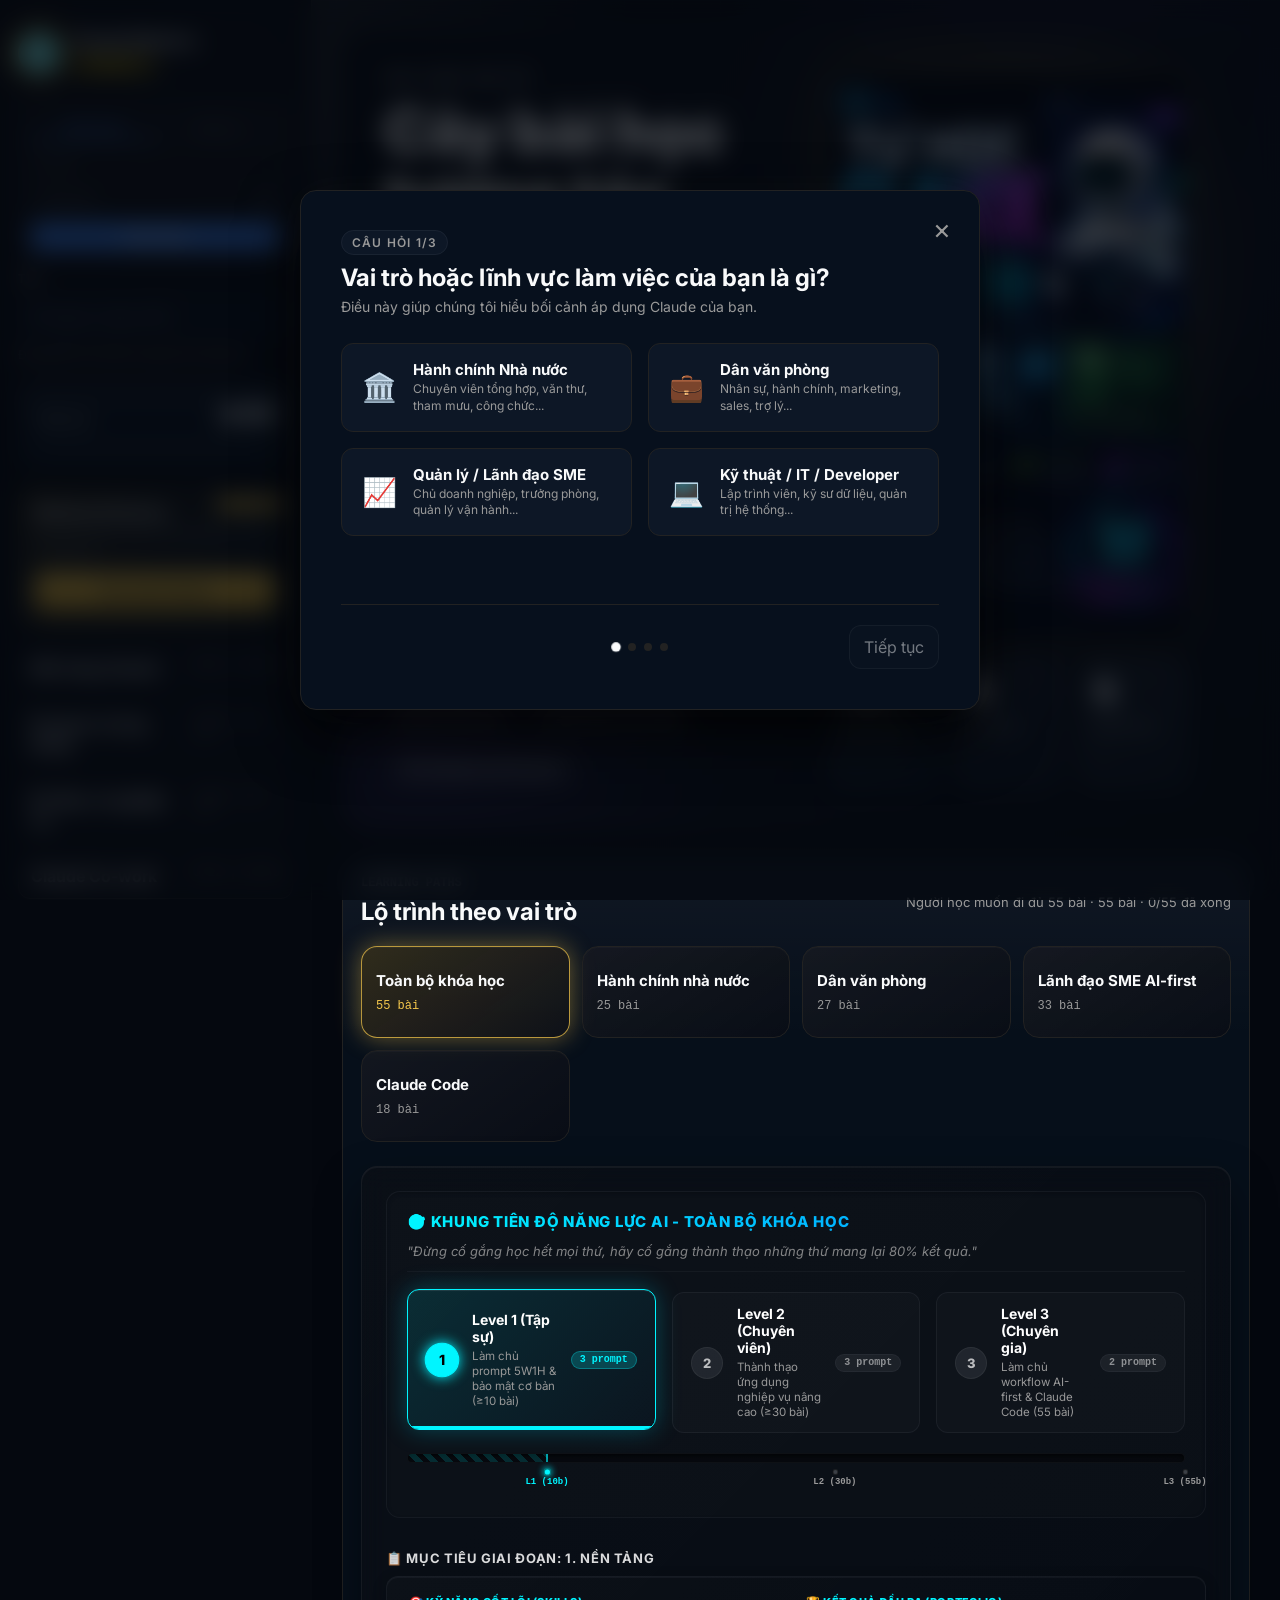
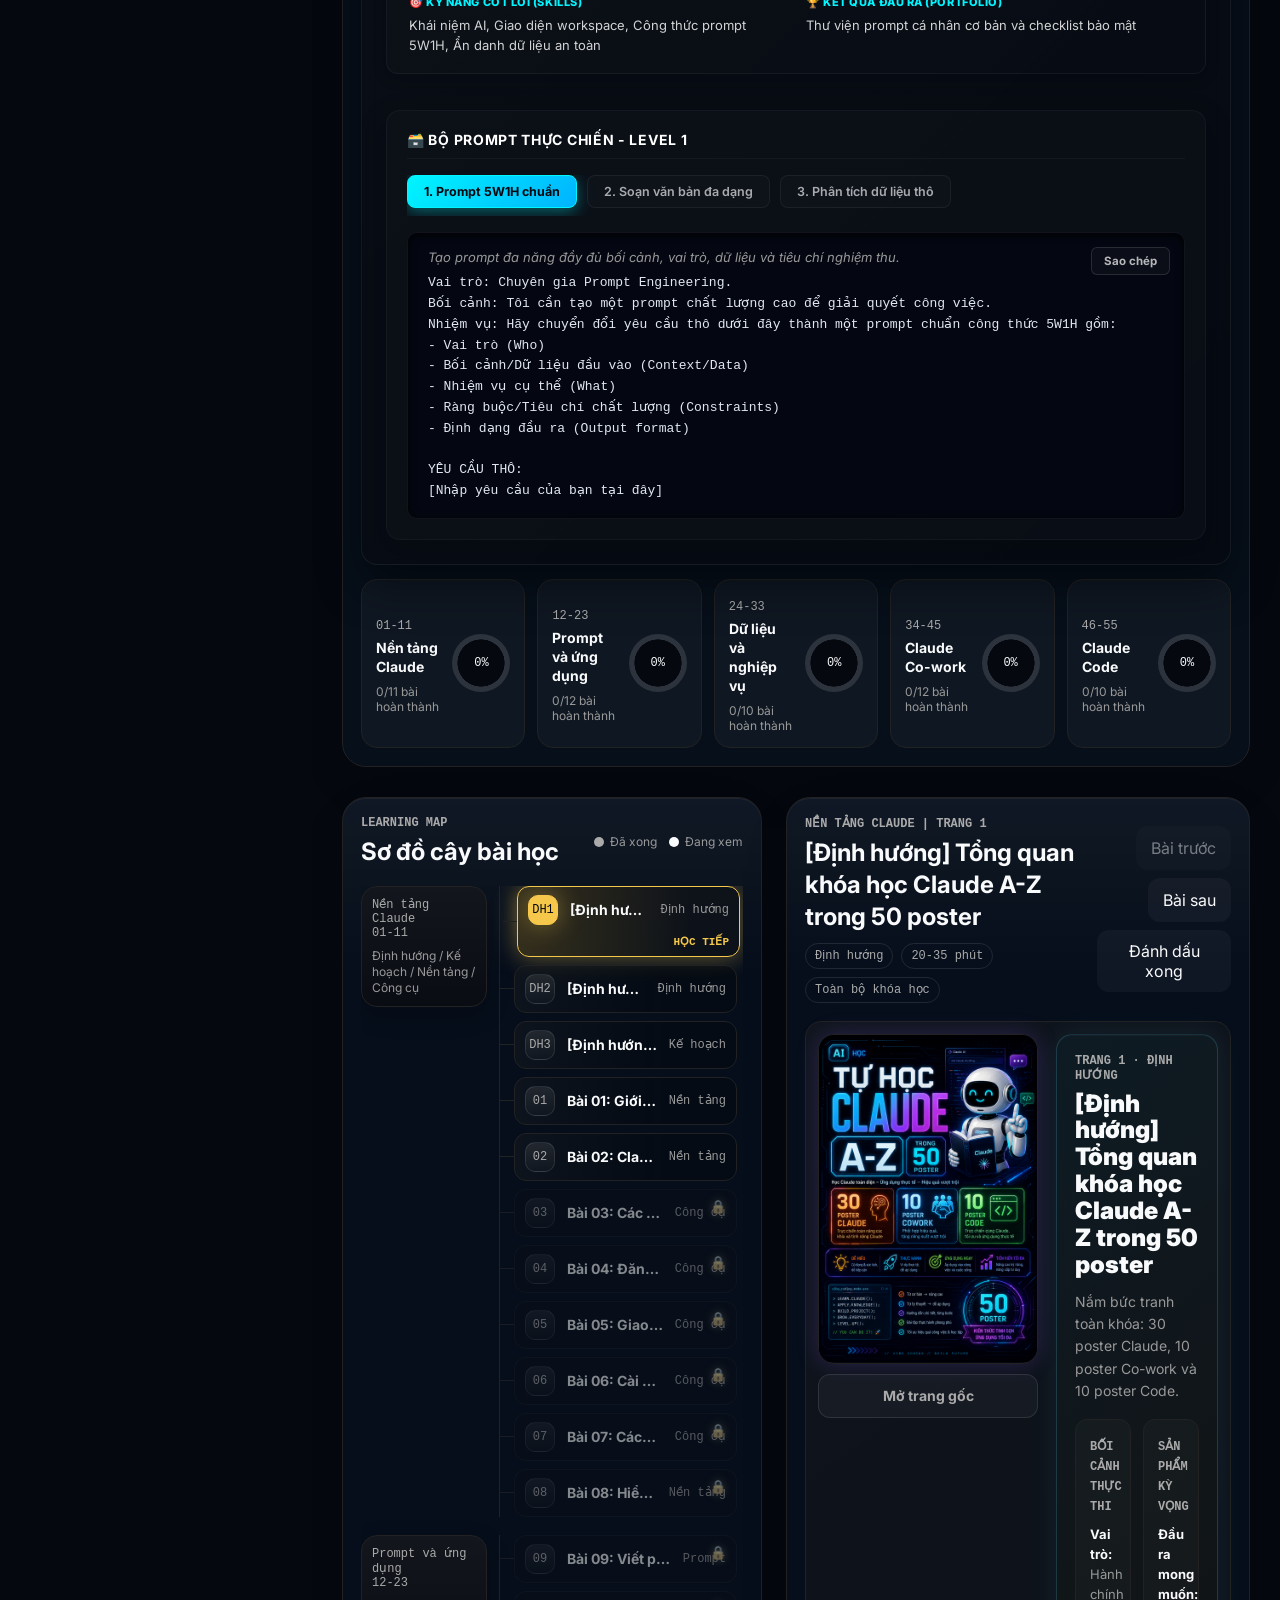
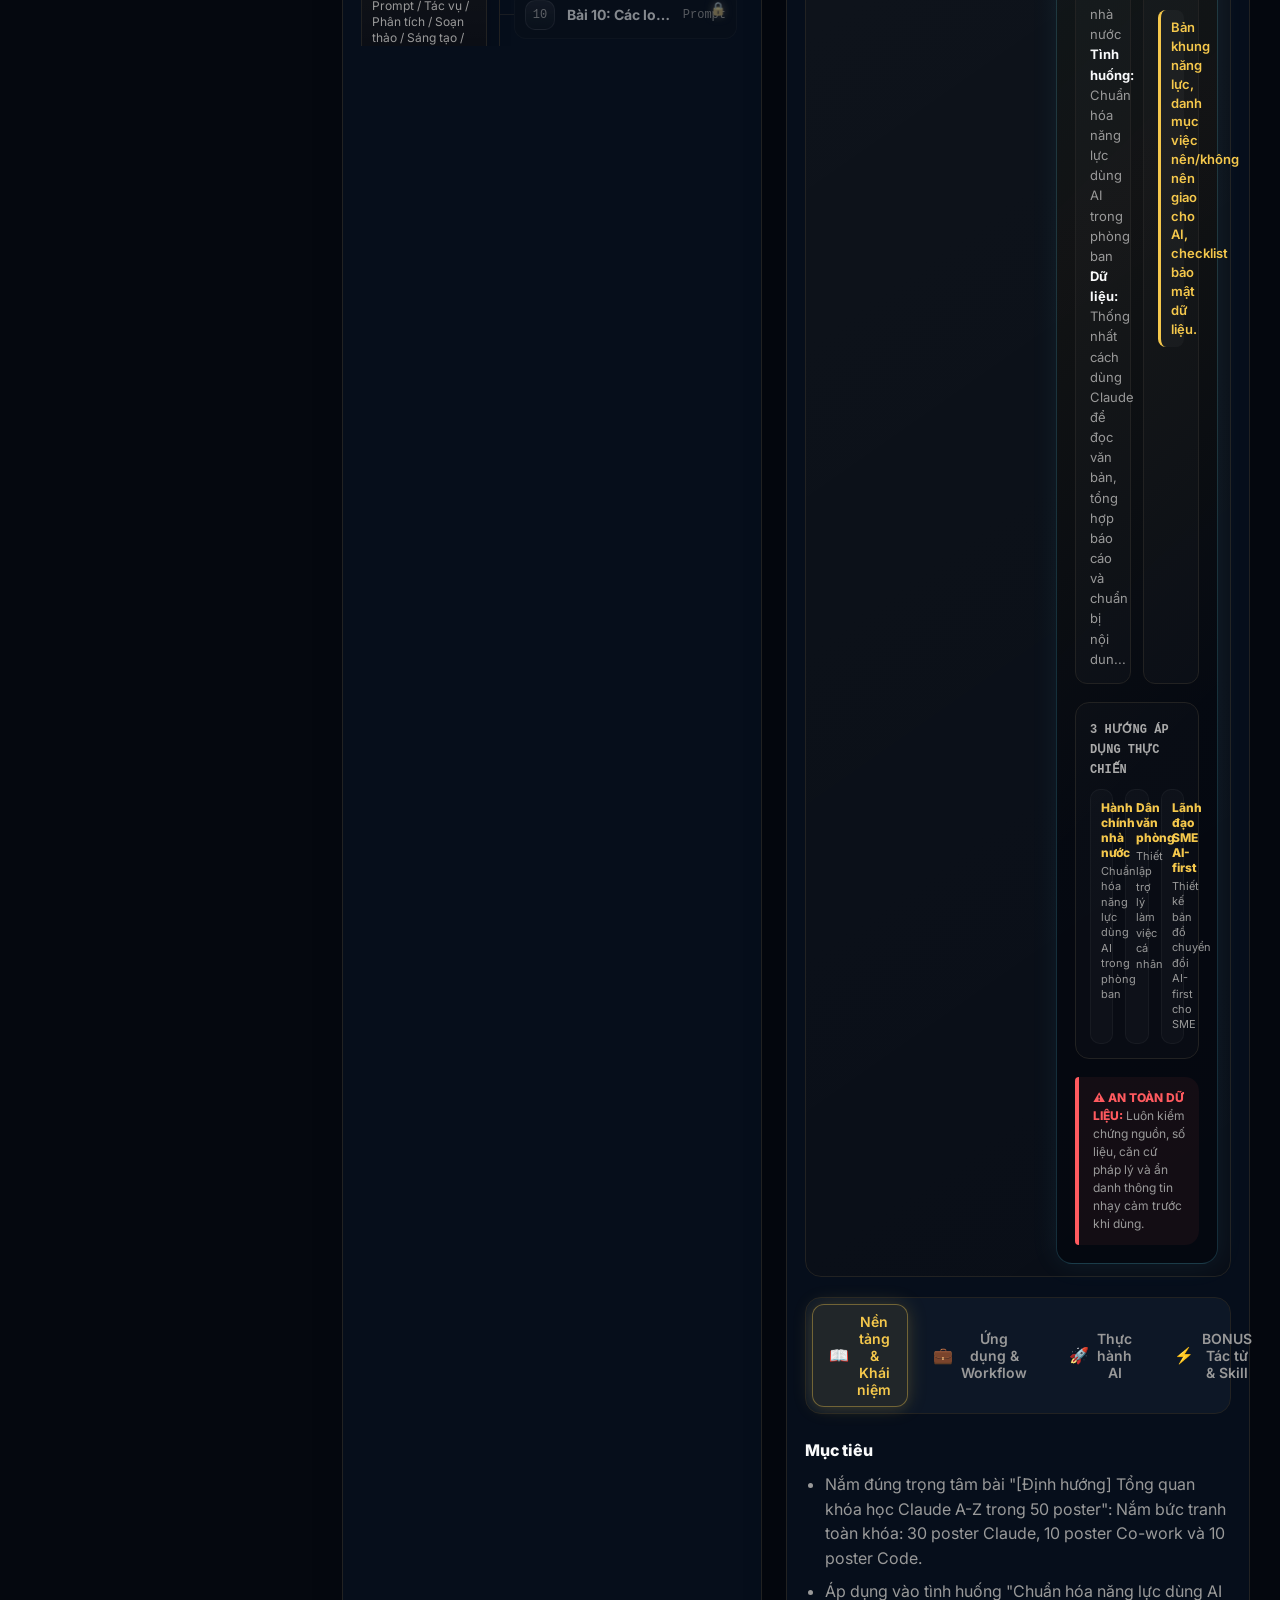
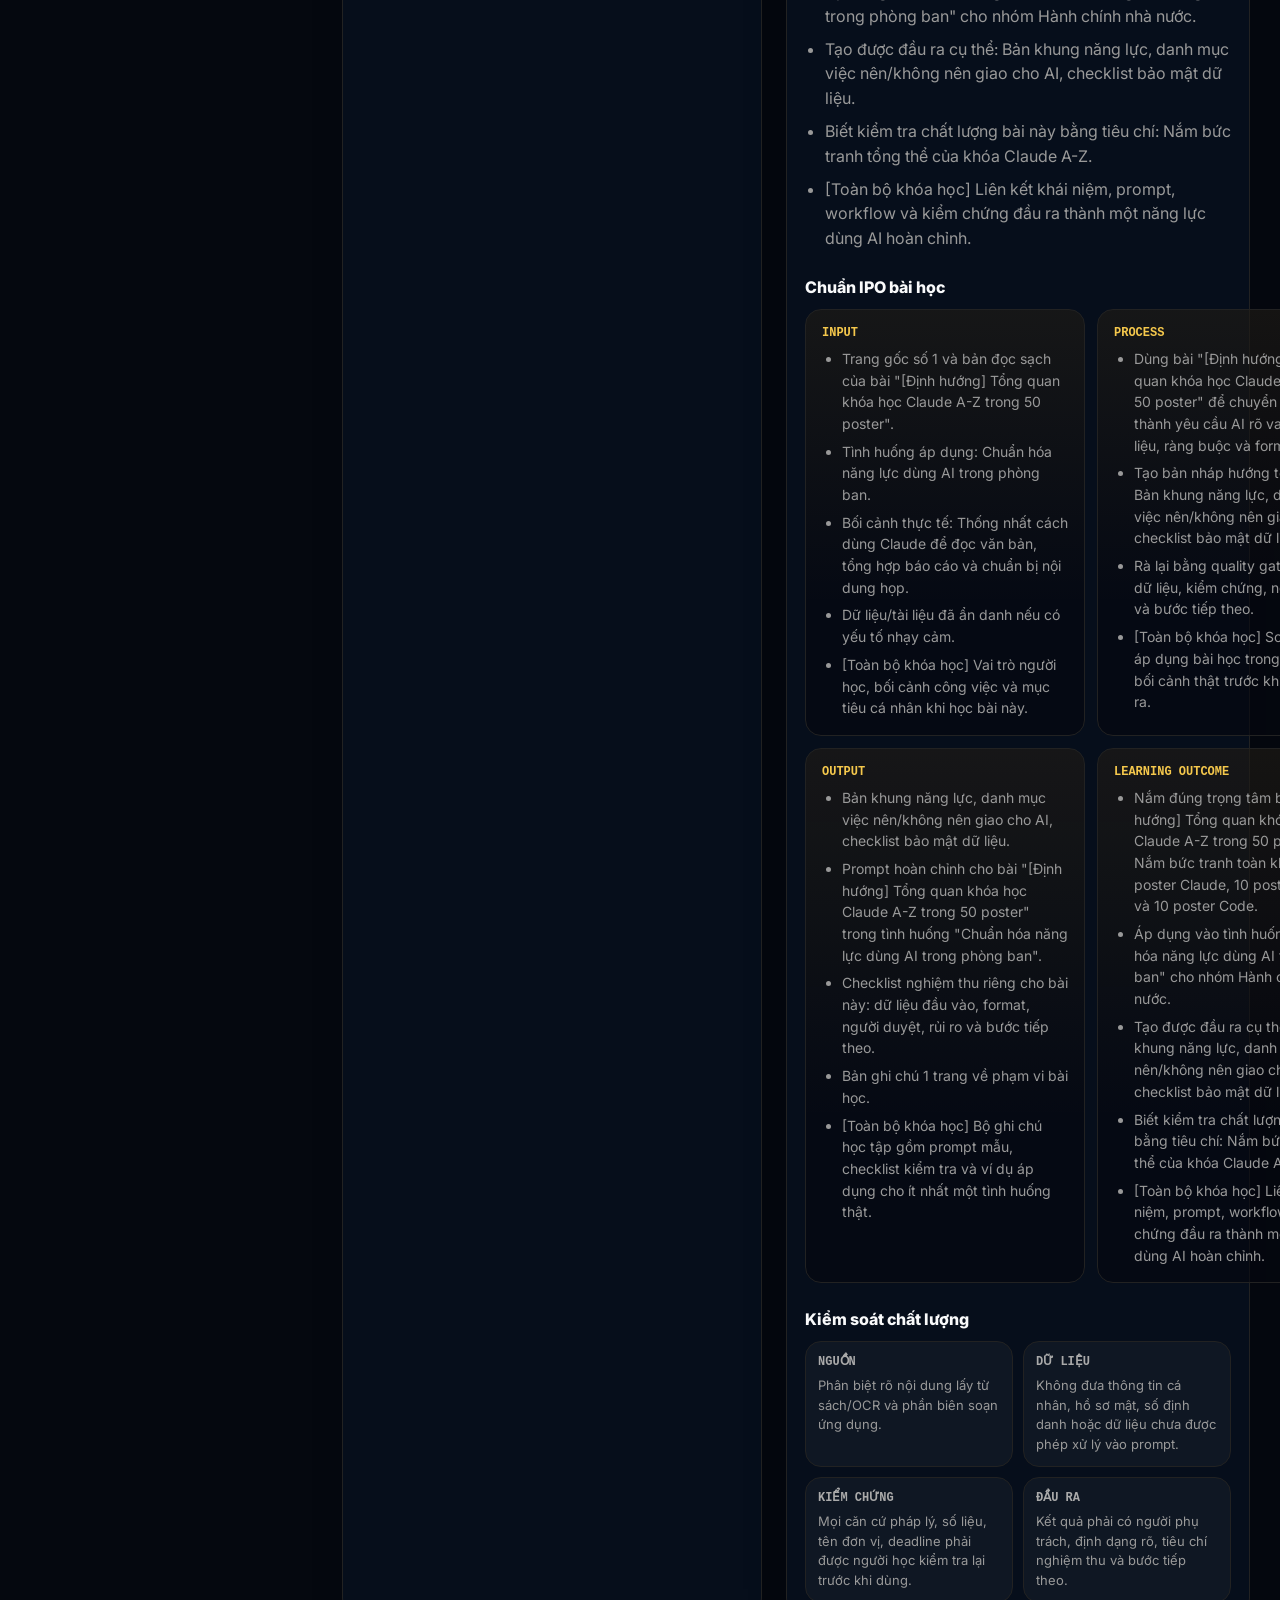
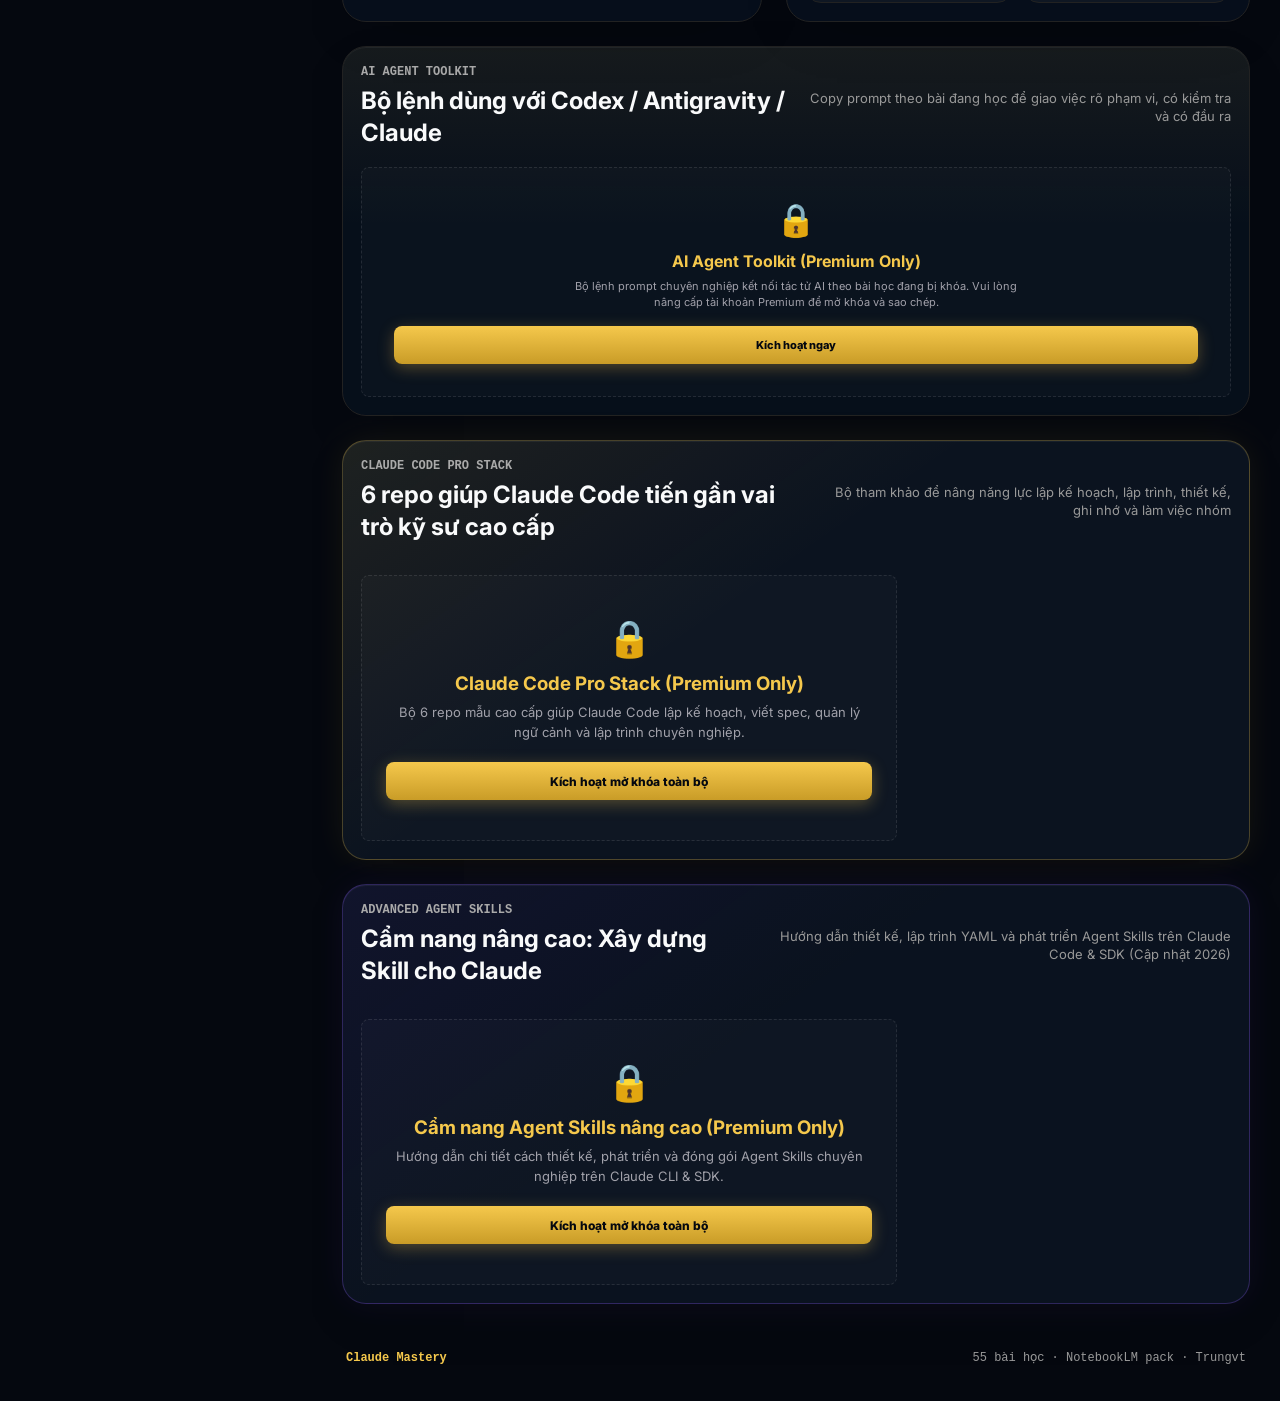
<file: claude-learning-web/index.html>
<!doctype html>
<html lang="vi">
<head>
  <script>
    // Disable BroadcastChannel to prevent infinite token refresh loop in multi-tab environments
    try {
      window.BroadcastChannel = undefined;
    } catch(e) {}

    window.onerror = function(message, source, lineno, colno, error) {
      console.error("Global Error Intercepted:", message, "at", source, "line", lineno);
      
      // Create error alert banner on page
      var errDiv = document.getElementById("js-error-banner");
      if (!errDiv) {
        errDiv = document.createElement("div");
        errDiv.id = "js-error-banner";
        errDiv.style.background = "#ffebee";
        errDiv.style.color = "#c62828";
        errDiv.style.border = "3px solid #ef5350";
        errDiv.style.padding = "20px";
        errDiv.style.margin = "20px";
        errDiv.style.borderRadius = "8px";
        errDiv.style.fontFamily = "monospace";
        errDiv.style.zIndex = "999999";
        errDiv.style.position = "relative";
        document.body.insertBefore(errDiv, document.body.firstChild);
      }
      errDiv.innerHTML = "<h2>🚨 Lỗi JavaScript phát hiện:</h2>" +
                         "<p><strong>Nội dung:</strong> " + message + "</p>" +
                         "<p><strong>File:</strong> " + source + "</p>" +
                         "<p><strong>Dòng:</strong> " + lineno + " | <strong>Cột:</strong> " + colno + "</p>" +
                         "<pre style='background:#f5f5f5; padding:10px; border:1px solid #ddd; overflow:auto; max-height:300px;'>" + 
                         (error && error.stack ? error.stack : "Không có stack trace.") + 
                         "</pre>";
                         
      // Send GET request to log the error on the Python server
      try {
        var logUrl = "http://127.0.0.1:8080/log-error-report?msg=" + encodeURIComponent(message) +
                     "&file=" + encodeURIComponent(source.split("/").pop()) +
                     "&line=" + lineno +
                     "&col=" + colno;
        var img = new Image();
        img.src = logUrl;
      } catch(e) {}
    };

    // Chặn chuột phải (Disable right-click)
    document.addEventListener('contextmenu', function(e) {
      e.preventDefault();
    });

    // Chặn phím tắt nhà phát triển và sao chép (Disable developer tools & shortcuts)
    document.addEventListener('keydown', function(e) {
      // Chặn F12
      if (e.key === 'F12') {
        e.preventDefault();
        return false;
      }
      // Chặn Ctrl+Shift+I, Ctrl+Shift+J, Ctrl+Shift+C
      if (e.ctrlKey && e.shiftKey && (e.key === 'I' || e.key === 'i' || e.key === 'J' || e.key === 'j' || e.key === 'C' || e.key === 'c')) {
        e.preventDefault();
        return false;
      }
      // Chặn Ctrl+U (Xem nguồn trang)
      if (e.ctrlKey && (e.key === 'u' || e.key === 'U')) {
        e.preventDefault();
        return false;
      }
      // Chặn Ctrl+S (Lưu trang)
      if (e.ctrlKey && (e.key === 's' || e.key === 'S')) {
        e.preventDefault();
        return false;
      }
      // Chặn Ctrl+C & Ctrl+A ở vùng không cho phép
      if (e.ctrlKey && (e.key === 'c' || e.key === 'C' || e.key === 'a' || e.key === 'A')) {
        const tag = e.target.tagName.toLowerCase();
        if (tag !== 'input' && tag !== 'textarea') {
          e.preventDefault();
          return false;
        }
      }
    });
  </script>
  <meta charset="utf-8">
  <meta name="viewport" content="width=device-width, initial-scale=1">
  <title>Cây bài học Claude Toàn tập</title>
  <link rel="preconnect" href="https://fonts.googleapis.com">
  <link rel="preconnect" href="https://fonts.gstatic.com" crossorigin>
  <link href="https://fonts.googleapis.com/css2?family=Inter:wght@400;500;600;700;800;900&display=swap" rel="stylesheet">
  <link rel="stylesheet" href="styles.css?v=20260704-goldsolid">

</head>
<body>
  <div class="app-shell">
    <aside id="layoutSidebar" class="sidebar" aria-label="Danh mục bài học"></aside>

    <main class="main">
      <section class="hero">
        <div class="hero-copy">
          <span class="eyebrow">Sách Claude Toàn tập</span>
          <h1>Cây bài học tương tác cho Claude, Co-work và Claude Code</h1>
          <p>Đi theo quy trình học chuẩn: nắm khái niệm, xem bài gốc, thực hành bằng prompt, kiểm tra đầu ra và đánh dấu hoàn thành.</p>
          <div class="source-status">
            <span>55/55 trang OCR</span>
            <span>Nội dung gốc + lớp ứng dụng</span>
            <span>Hành chính nhà nước / Dân văn phòng</span>
          </div>
          <div class="hero-actions">
            <button id="continueBtn" class="btn btn-primary" type="button">Học tiếp</button>
            <button id="takeSurveyBtn" class="btn btn-outline" type="button">⚡ Khảo sát lộ trình</button>
            <button id="resetBtn" class="btn btn-outline" type="button">Đặt lại tiến độ</button>
            <a class="btn btn-outline download-btn" href="downloads/study-guide-handbook.md" download>Tải Sổ tay Học tập</a>
            <!-- Ảnh 55 trang đã có sẵn trong bài học, không cần tải riêng -->
            <a class="btn btn-outline download-btn" href="downloads/notebooklm-video-prompts-55-bai.md" download>Tải NotebookLM pack</a>
          </div>
        </div>
        <div class="hero-visual" aria-label="Ảnh bìa khóa học">
          <img src="ocr_pages/page_001.png?v=20260528-140729" alt="Tự học Claude A-Z trong 50 poster">
        </div>
        <div class="hero-panel" aria-label="Tổng quan chương trình">
          <div class="metric"><strong>55</strong><span>bài/trang</span></div>
          <div class="metric"><strong>5</strong><span>module</span></div>
          <div class="metric"><strong>5</strong><span>bước học</span></div>
        </div>
      </section>

      <!-- Celebration Banner for path graduation -->
      <div id="celebrationBanner" class="celebration-banner" style="display: none;"></div>

      <section class="path-panel">
        <div class="section-head">
          <div>
            <span class="eyebrow">Learning paths</span>
            <h2>Lộ trình theo vai trò</h2>
          </div>
          <span id="pathSummary" class="path-summary">Chọn một lộ trình để lọc bài học</span>
        </div>
        <div id="pathTabs" class="path-tabs"></div>
        <div id="competencyFramework" class="competency-framework" style="display: none;"></div>
        <div id="milestoneBoard" class="milestone-board"></div>
      </section>

      <section class="workspace">
        <div class="map-panel">
          <div class="section-head">
            <div>
              <span class="eyebrow">Learning map</span>
              <h2>Sơ đồ cây bài học</h2>
            </div>
            <div class="legend">
              <span><i class="dot done"></i>Đã xong</span>
              <span><i class="dot active"></i>Đang xem</span>
            </div>
          </div>
          <div id="treeMap" class="tree-map"></div>
        </div>

        <article class="lesson-panel" aria-live="polite">
          <div class="lesson-header">
            <div>
              <span id="lessonModule" class="eyebrow">Module</span>
              <h2 id="lessonTitle">Chọn một bài học</h2>
              <div id="lessonMeta" class="lesson-meta"></div>
            </div>
            <div class="lesson-actions">
              <button id="prevBtn" class="btn btn-ghost" type="button">Bài trước</button>
              <button id="nextBtn" class="btn btn-ghost" type="button">Bài sau</button>
              <button id="completeBtn" class="btn btn-ghost" type="button">Đánh dấu xong</button>
            </div>
          </div>

          <div class="lesson-grid">
            <aside class="source-panel">
              <div class="source-media">
                <div class="source-frame">
                  <img id="pageImage" src="../ocr_pages/page_001.png" alt="Trang gốc của bài học">
                </div>
                <a id="sourceLink" class="source-link" href="../ocr_pages/page_001.png" target="_blank" rel="noreferrer">Mở trang gốc</a>
              </div>
              <div id="pageSummary" class="page-summary"></div>
            </aside>

            <section class="lesson-content">
              <div class="lesson-tabs" role="tablist" aria-label="Quy trình học tập">
                <button class="lesson-tab active" data-tab="foundation" role="tab" aria-selected="true" type="button">
                  <span class="tab-icon">📖</span> Nền tảng & Khái niệm
                </button>
                <button class="lesson-tab" data-tab="cases" role="tab" aria-selected="false" type="button">
                  <span class="tab-icon">💼</span> Ứng dụng & Workflow
                </button>
                <button class="lesson-tab" data-tab="practice" role="tab" aria-selected="false" type="button">
                  <span class="tab-icon">🚀</span> Thực hành AI
                </button>
                <button class="lesson-tab" data-tab="bonus-agent" role="tab" aria-selected="false" type="button">
                  <span class="tab-icon">⚡</span> BONUS Tác tử & Skill
                </button>
              </div>

              <!-- Tab Panel 1: Foundation -->
              <div id="tabPanel-foundation" class="tab-panel active" role="tabpanel">
                <h3>Mục tiêu</h3>
                <ul id="lessonGoals"></ul>

                <h3>Chuẩn IPO bài học</h3>
                <div id="ipoBox" class="ipo-grid"></div>

                <h3>Kiểm soát chất lượng</h3>
                <div id="qualityGate" class="quality-gate"></div>
              </div>

              <!-- Tab Panel 2: Cases -->
              <div id="tabPanel-cases" class="tab-panel" role="tabpanel">
                <h3>Quy trình học chuẩn</h3>
                <ol id="lessonFlow" class="flow-list"></ol>

                <h3>Case study theo lĩnh vực</h3>
                <div id="caseStudies" class="case-grid"></div>

                <h3>Workflow áp dụng</h3>
                <div id="workflowCards" class="workflow-grid"></div>
              </div>

              <!-- Tab Panel 3: Practice -->
              <div id="tabPanel-practice" class="tab-panel" role="tabpanel">
                <h3>Đầu ra cần hoàn thành</h3>
                <ul id="lessonDeliverables" class="deliverables"></ul>

                 <h3>Bài tập ứng dụng</h3>
                 <div id="lessonPractice" class="practice-box"></div>

                 <!-- Notes Vault -->
                 <div class="notes-vault-container">
                   <div class="notes-vault-header">
                     <h3>📓 Vở ghi chép cá nhân</h3>
                     <span id="noteSaveStatus" class="note-save-status">Đã sẵn sàng</span>
                   </div>
                   <textarea id="lessonNotesTextarea" class="notes-textarea" placeholder="Nhập ghi chú học tập, prompt bạn đã cải tiến, hoặc kết quả tự nghiệm thu của bài học này..."></textarea>
                 </div>

                 <h3>Quiz kiểm tra nhanh</h3>
                <div id="quizBox" class="quiz-box"></div>

                <h3>Bài nộp & rubric</h3>
                <div id="assignmentBox" class="assignment-box"></div>

                <h3>Gói tạo video / NotebookLM</h3>
                <div id="videoPack" class="video-pack"></div>

                <h3>GPTs chuyên gia 55 bài</h3>
                <div id="tutorBox" class="tutor-box"></div>

                <h3>Kiểm tra hoàn thành</h3>
                <ul id="lessonChecklist" class="checklist"></ul>
              </div>

              <!-- Tab Panel 4: Bonus Agent -->
              <div id="tabPanel-bonus-agent" class="tab-panel" role="tabpanel">
                <h3>⚡ Tinh hoa Tác tử & Agent Skills nâng cao</h3>
                <p style="color: var(--color-text-secondary); margin-bottom: 16px;">Tự động phân tích bối cảnh bài học hiện tại để đưa ra thiết kế Skill chuẩn cho Claude Code, hoặc Plugin tự động hóa cho Claude Cowork.</p>
                <div id="bonusAgentContent" class="bonus-agent-content"></div>
              </div>
            </section>

          </div>
        </article>
      </section>

      <section class="agent-panel">
        <div class="section-head">
          <div>
            <span class="eyebrow">AI Agent Toolkit</span>
            <h2>Bộ lệnh dùng với Codex / Antigravity / Claude</h2>
          </div>
          <span class="path-summary">Copy prompt theo bài đang học để giao việc rõ phạm vi, có kiểm tra và có đầu ra</span>
        </div>
        <div id="agentToolkit" class="agent-toolkit"></div>
      </section>

      <section class="pro-panel">
        <div class="section-head">
          <div>
            <span class="eyebrow">Claude Code Pro Stack</span>
            <h2>6 repo giúp Claude Code tiến gần vai trò kỹ sư cao cấp</h2>
          </div>
          <span class="path-summary">Bộ tham khảo để nâng năng lực lập kế hoạch, lập trình, thiết kế, ghi nhớ và làm việc nhóm</span>
        </div>
        <div id="proTabs" class="pro-tabs" role="tablist" aria-label="Claude Code Pro Stack"></div>
        <div id="proContent" class="pro-content"></div>
      </section>

      <section class="skills-panel" id="skillsPanel">
        <div class="section-head">
          <div>
            <span class="eyebrow">Advanced Agent Skills</span>
            <h2>Cẩm nang nâng cao: Xây dựng Skill cho Claude</h2>
          </div>
          <span class="path-summary">Hướng dẫn thiết kế, lập trình YAML và phát triển Agent Skills trên Claude Code & SDK (Cập nhật 2026)</span>
        </div>
        <div id="skillsTabs" class="skills-tabs" role="tablist" aria-label="Skills Handbook Chapters"></div>
        <div id="skillsContent" class="skills-content"></div>
      </section>

      <!-- Account / Student Dashboard -->
      <section id="accountDashboard" class="account-dashboard-section" style="display: none;"></section>

      <footer id="layoutFooter" class="site-footer"></footer>
    </main>
  </div>

  <!-- Diagnostic Survey Modal -->
  <div id="surveyModal" class="survey-modal-overlay" style="display: none;">
    <div class="survey-modal-card">
      <button id="surveyCloseBtn" class="survey-close-btn" aria-label="Đóng">&times;</button>
      
      <!-- Slide 1: Welcome & Question 1 -->
      <div class="survey-slide active" data-step="1">
        <div class="survey-header">
          <span class="survey-step-num">Câu hỏi 1/3</span>
          <h2>Vai trò hoặc lĩnh vực làm việc của bạn là gì?</h2>
          <p>Điều này giúp chúng tôi hiểu bối cảnh áp dụng Claude của bạn.</p>
        </div>
        <div class="survey-options">
          <div class="survey-option-card" data-question="role" data-value="public-admin">
            <span class="option-icon">🏛️</span>
            <div class="option-info">
              <strong>Hành chính Nhà nước</strong>
              <span>Chuyên viên tổng hợp, văn thư, tham mưu, công chức...</span>
            </div>
          </div>
          <div class="survey-option-card" data-question="role" data-value="office">
            <span class="option-icon">💼</span>
            <div class="option-info">
              <strong>Dân văn phòng</strong>
              <span>Nhân sự, hành chính, marketing, sales, trợ lý...</span>
            </div>
          </div>
          <div class="survey-option-card" data-question="role" data-value="sme-ai-first">
            <span class="option-icon">📈</span>
            <div class="option-info">
              <strong>Quản lý / Lãnh đạo SME</strong>
              <span>Chủ doanh nghiệp, trưởng phòng, quản lý vận hành...</span>
            </div>
          </div>
          <div class="survey-option-card" data-question="role" data-value="code">
            <span class="option-icon">💻</span>
            <div class="option-info">
              <strong>Kỹ thuật / IT / Developer</strong>
              <span>Lập trình viên, kỹ sư dữ liệu, quản trị hệ thống...</span>
            </div>
          </div>
        </div>
      </div>

      <!-- Slide 2: Question 2 -->
      <div class="survey-slide" data-step="2">
        <div class="survey-header">
          <span class="survey-step-num">Câu hỏi 2/3</span>
          <h2>Mục tiêu lớn nhất của bạn khi học Claude là gì?</h2>
          <p>Chúng tôi sẽ ưu tiên các bài học giải quyết đúng mong muốn này.</p>
        </div>
        <div class="survey-options">
          <div class="survey-option-card" data-question="goal" data-value="document">
            <span class="option-icon">📄</span>
            <div class="option-info">
              <strong>Xử lý văn bản & Báo cáo</strong>
              <span>Soạn thảo báo cáo, tóm tắt công văn, viết email, lọc file...</span>
            </div>
          </div>
          <div class="survey-option-card" data-question="goal" data-value="automation">
            <span class="option-icon">⚙️</span>
            <div class="option-info">
              <strong>Tự động hóa & Thiết kế Quy trình</strong>
              <span>Xây dựng workflow tự động, SOP cho AI, tối ưu năng suất...</span>
            </div>
          </div>
          <div class="survey-option-card" data-question="goal" data-value="coding">
            <span class="option-icon">🛠️</span>
            <div class="option-info">
              <strong>Lập trình & Kỹ thuật</strong>
              <span>Sửa lỗi code, đọc hiểu codebase, viết test, gọi API...</span>
            </div>
          </div>
          <div class="survey-option-card" data-question="goal" data-value="general">
            <span class="option-icon">🎯</span>
            <div class="option-info">
              <strong>Tìm hiểu tổng quan A-Z</strong>
              <span>Học tất cả các nhánh để áp dụng linh hoạt mọi lúc...</span>
            </div>
          </div>
        </div>
      </div>

      <!-- Slide 3: Question 3 -->
      <div class="survey-slide" data-step="3">
        <div class="survey-header">
          <span class="survey-step-num">Câu hỏi 3/3</span>
          <h2>Nền tảng kỹ thuật/công nghệ của bạn ở mức nào?</h2>
          <p>Điều này giúp tinh chỉnh mức độ kỹ thuật của lộ trình được gợi ý.</p>
        </div>
        <div class="survey-options">
          <div class="survey-option-card" data-question="tech" data-value="none">
            <span class="option-icon">👶</span>
            <div class="option-info">
              <strong>Mới bắt đầu / Không chuyên</strong>
              <span>Chỉ dùng phần mềm văn phòng thông thường (Word, Excel...)</span>
            </div>
          </div>
          <div class="survey-option-card" data-question="tech" data-value="basic">
            <span class="option-icon">⚡</span>
            <div class="option-info">
              <strong>Biết cơ bản về CNTT/Code</strong>
              <span>Biết chạy lệnh terminal đơn giản, hiểu cấu trúc file/folder...</span>
            </div>
          </div>
          <div class="survey-option-card" data-question="tech" data-value="advanced">
            <span class="option-icon">🚀</span>
            <div class="option-info">
              <strong>Lập trình thành thạo</strong>
              <span>Lập trình viên chuyên nghiệp hoặc viết script thường xuyên...</span>
            </div>
          </div>
        </div>
      </div>

      <!-- Slide 4: Result Recommendation -->
      <div class="survey-slide" data-step="4">
        <div class="survey-header">
          <span class="survey-step-num">Kết quả khảo sát</span>
          <h2>Lộ trình phù hợp nhất với bạn:</h2>
          <p>Dựa trên câu trả lời của bạn, chúng tôi đề xuất:</p>
        </div>
        
        <div class="survey-result-box">
          <div class="result-badge-container">
            <span id="surveyResultIcon" class="result-icon">🎯</span>
            <h3 id="surveyResultTitle">Tên lộ trình gợi ý</h3>
          </div>
          <p id="surveyResultReason" class="result-reason">Lý do lộ trình này phù hợp với bạn.</p>
          
          <div class="result-outcomes-box">
            <h4>Đầu ra bạn sẽ đạt được:</h4>
            <ul id="surveyResultOutcomes">
              <li>Kết quả mong đợi 1</li>
              <li>Kết quả mong đợi 2</li>
            </ul>
          </div>
        </div>

        <div class="survey-action-box">
          <button id="startSuggestedPathBtn" class="btn btn-primary btn-block">Bắt đầu học ngay</button>
        </div>
      </div>

      <!-- Footer navigation -->
      <div class="survey-footer">
        <button id="surveyBackBtn" class="btn btn-outline" style="visibility: hidden;">Quay lại</button>
        <div class="survey-progress-dots">
          <span class="dot active"></span>
          <span class="dot"></span>
          <span class="dot"></span>
          <span class="dot"></span>
        </div>
        <button id="surveyNextBtn" class="btn btn-outline" disabled>Tiếp tục</button>
      </div>

    </div>
  </div>

  <script src="layout.js?v=20260704-glow" charset="utf-8"></script>
  <script src="supabase.js?v=20260701-fix" charset="utf-8"></script>
  <script src="supabase-config.js?v=20260701-fix" charset="utf-8"></script>
  <script src="source-pages.js?v=20260701-fix" charset="utf-8"></script>
  <script src="source-pages-course2.js?v=20260704-intfix" charset="utf-8"></script>
  <script src="app.js?v=20260701-fix" charset="utf-8"></script>
  <script src="payment.js?v=20260701-fix" charset="utf-8"></script>
</body>
</html>
</file>
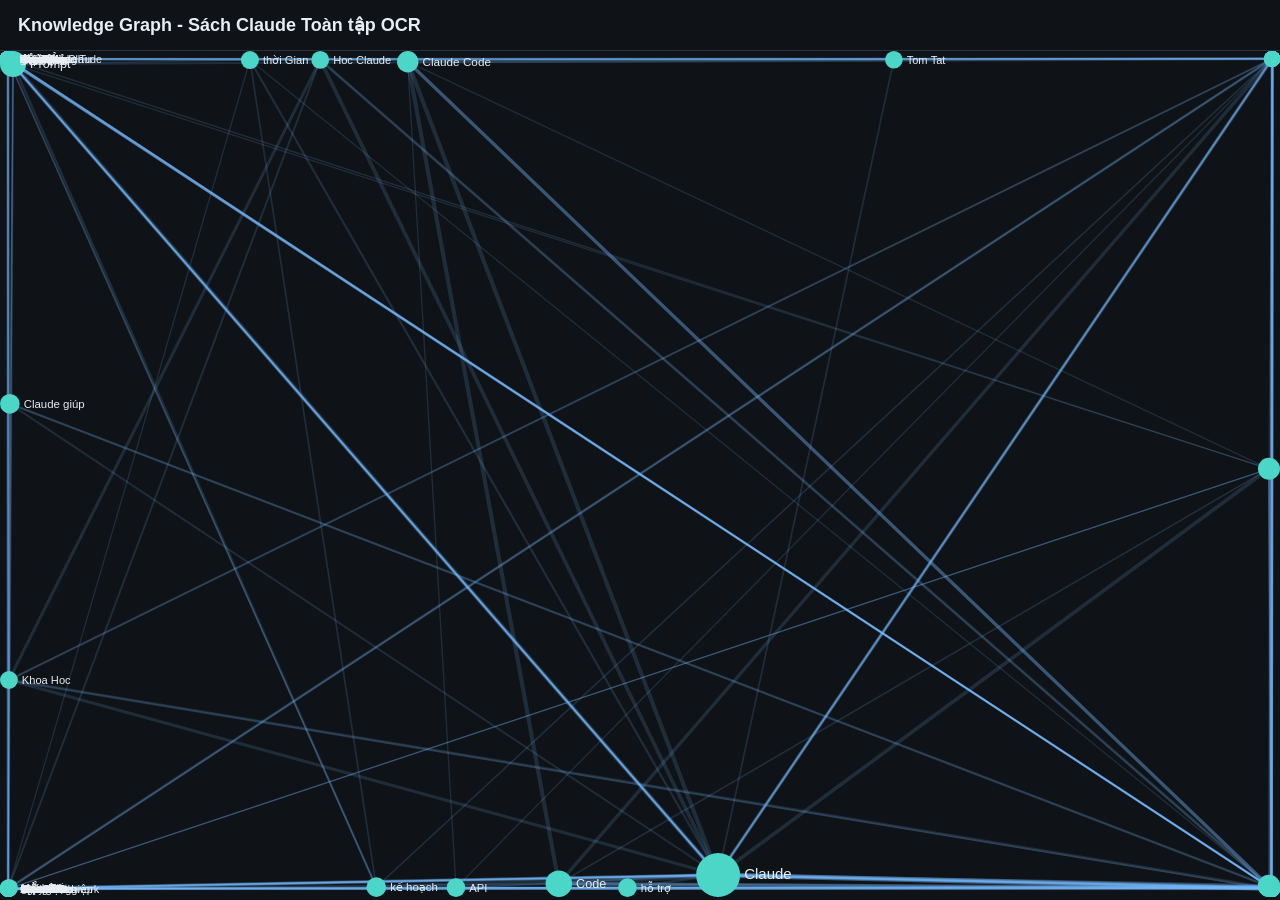
<file: knowledge_graph.html>
<!doctype html>
<html lang="vi">
<head>
<meta charset="utf-8">
<meta name="viewport" content="width=device-width, initial-scale=1">
<title>Knowledge Graph - Sach Claude Toan tap</title>
<style>
body { margin: 0; font-family: Arial, sans-serif; background: #0f1216; color: #e8edf3; }
header { padding: 14px 18px; border-bottom: 1px solid #27313d; }
h1 { font-size: 18px; margin: 0; }
#graph { width: 100vw; height: calc(100vh - 54px); display: block; }
.tip { position: fixed; display: none; max-width: 320px; padding: 8px 10px; background: #202936; border: 1px solid #415166; border-radius: 6px; font-size: 13px; pointer-events: none; }
</style>
</head>
<body>
<header><h1>Knowledge Graph - Sách Claude Toàn tập OCR</h1></header>
<canvas id="graph"></canvas>
<div id="tip" class="tip"></div>
<script>
const data = {"nodes": [{"id": "Claude", "label": "Claude", "weight": 321, "pages": [1, 2, 3, 4, 5, 6, 7, 8, 9, 10, 11, 12, 13, 14, 15, 16, 17, 18, 19, 20, 21, 22, 23, 24, 25, 26, 27, 28, 29, 30, 31, 32, 33, 34, 35, 36, 37, 38, 39, 40, 41, 42, 43, 44, 45, 46, 47, 48, 49, 50, 51, 52, 53, 54, 55]}, {"id": "Code", "label": "Code", "weight": 76, "pages": [1, 2, 4, 5, 10, 12, 20, 46, 47, 48, 49, 50, 51, 52, 53, 54, 55]}, {"id": "Prompt", "label": "Prompt", "weight": 72, "pages": [3, 11, 12, 13, 15, 17, 19, 21, 23, 26, 34, 38, 39, 41, 42, 43, 45]}, {"id": "giúp Ban", "label": "giúp Ban", "weight": 41, "pages": [4, 6, 13, 14, 15, 16, 17, 18, 19, 21, 22, 23, 24, 25, 26, 27, 30, 31, 32, 33, 35, 36, 37, 39, 40, 41, 42, 43, 46, 51, 52, 54]}, {"id": "dữ liệu", "label": "dữ liệu", "weight": 40, "pages": [3, 4, 10, 18, 22, 23, 24, 26, 28, 29, 33, 34, 35, 40, 43, 44, 50, 51, 53, 55]}, {"id": "Content", "label": "Content", "weight": 39, "pages": [9, 10, 13, 17, 19, 20, 23, 25, 26, 27, 30, 32, 34, 35, 36, 38, 41, 42, 45, 49]}, {"id": "Claude Code", "label": "Claude Code", "weight": 36, "pages": [46, 47, 48, 49, 50, 51, 52, 53, 54, 55]}, {"id": "Claude giúp", "label": "Claude giúp", "weight": 26, "pages": [15, 18, 19, 21, 22, 23, 24, 25, 26, 27, 30, 31, 32, 33, 35, 36, 39, 40, 41, 42, 43]}, {"id": "kế hoạch", "label": "kế hoạch", "weight": 26, "pages": [4, 5, 10, 13, 21, 31, 32, 34, 37, 38, 39, 42, 44, 45]}, {"id": "Claude giúp Ban", "label": "Claude giúp Ban", "weight": 25, "pages": [15, 18, 19, 21, 22, 23, 24, 25, 26, 27, 30, 31, 32, 33, 35, 36, 39, 40, 41, 42, 43]}, {"id": "hiệu Qua", "label": "hiệu Qua", "weight": 22, "pages": [1, 2, 4, 6, 8, 9, 10, 16, 18, 23, 25, 27, 32, 38, 39, 41, 44, 49]}, {"id": "Workflow", "label": "Workflow", "weight": 22, "pages": [11, 20, 21, 22, 23, 30, 31, 32, 33, 34, 35, 37, 39, 43, 45, 46, 48]}, {"id": "API", "label": "API", "weight": 21, "pages": [47, 50, 52, 53, 54, 55]}, {"id": "hỗ trợ", "label": "hỗ trợ", "weight": 21, "pages": [3, 4, 5, 18, 23, 28, 29, 33, 36, 41, 42, 46, 49]}, {"id": "hiệu quả", "label": "hiệu quả", "weight": 18, "pages": [3, 4, 15, 16, 17, 23, 33, 36, 37, 39, 40, 41, 42, 44, 47, 49, 50]}, {"id": "kiểm Tra", "label": "kiểm Tra", "weight": 18, "pages": [2, 3, 8, 11, 18, 19, 25, 29, 31, 34, 36, 37, 46, 49, 50, 55]}, {"id": "thời Gian", "label": "thời Gian", "weight": 18, "pages": [1, 2, 9, 13, 14, 15, 17, 21, 31, 37, 39, 43]}, {"id": "Hoc Claude", "label": "Hoc Claude", "weight": 17, "pages": [1, 9, 13, 14, 15, 16, 18, 19, 20, 22, 23, 25, 27, 29, 30, 31, 32]}, {"id": "Khoa Hoc", "label": "Khoa Hoc", "weight": 17, "pages": [3, 9, 13, 14, 18, 19, 20, 21, 22, 23, 25, 27, 29, 30, 31, 32, 45]}, {"id": "Thing Tin", "label": "Thing Tin", "weight": 17, "pages": [5, 7, 11, 13, 14, 22, 28, 29, 33, 37]}, {"id": "Co-work Series", "label": "Co-work Series", "weight": 16, "pages": [35, 37, 38, 40, 41, 42, 43, 44, 47, 48, 50, 51, 52, 53, 54, 55]}, {"id": "kết quả", "label": "kết quả", "weight": 16, "pages": [12, 18, 24, 31, 32, 34, 37, 38, 41, 42]}, {"id": "Series Claude", "label": "Series Claude", "weight": 16, "pages": [35, 37, 40, 41, 42, 43, 44, 46, 47, 48, 49, 50, 51, 52, 53, 55]}, {"id": "Tom Tat", "label": "Tom Tat", "weight": 16, "pages": [5, 13, 15, 17, 18, 22, 29, 42]}, {"id": "Ket Qua", "label": "Ket Qua", "weight": 15, "pages": [3, 19, 20, 22, 24, 28, 29, 32, 34, 37, 38]}, {"id": "chính xác", "label": "chính xác", "weight": 14, "pages": [4, 10, 12, 14, 17, 24, 28, 29, 35, 38, 46, 49]}, {"id": "Co-work Series Claude", "label": "Co-work Series Claude", "weight": 14, "pages": [35, 37, 40, 41, 42, 43, 44, 47, 48, 50, 51, 52, 53, 55]}, {"id": "giải pháp", "label": "giải pháp", "weight": 14, "pages": [4, 5, 18, 20, 24, 29, 31, 32, 34, 40, 47]}, {"id": "hiệu suất", "label": "hiệu suất", "weight": 14, "pages": [18, 22, 24, 40, 42, 44, 51, 54]}, {"id": "Khoa Hoc Claude", "label": "Khoa Hoc Claude", "weight": 14, "pages": [9, 13, 14, 18, 19, 20, 22, 23, 25, 27, 29, 30, 31, 32]}, {"id": "Testing", "label": "Testing", "weight": 14, "pages": [19, 22, 25, 26, 27, 43]}, {"id": "chuyên nghiệp", "label": "chuyên nghiệp", "weight": 13, "pages": [10, 18, 24, 25, 27, 28, 30, 33, 34, 36, 39]}, {"id": "Claude Co-work", "label": "Claude Co-work", "weight": 13, "pages": [34, 35, 37, 38, 40, 41, 42, 43, 44]}, {"id": "khách hàng", "label": "khách hàng", "weight": 13, "pages": [18, 32, 33, 34, 36, 37, 38, 45]}, {"id": "Thong Tin", "label": "Thong Tin", "weight": 13, "pages": [14, 19, 20, 24, 28, 29, 33]}, {"id": "thuyết phục", "label": "thuyết phục", "weight": 13, "pages": [23, 26, 27, 30, 34, 41]}, {"id": "Hoan Thien", "label": "Hoan Thien", "weight": 12, "pages": [19, 23, 26, 27, 29, 30, 34, 37]}, {"id": "ngữ cảnh", "label": "ngữ cảnh", "weight": 12, "pages": [4, 6, 10, 17, 28, 35, 37, 48, 49]}, {"id": "thông Tin", "label": "thông Tin", "weight": 12, "pages": [3, 13, 17, 22, 24, 27, 28, 29, 38, 41, 53]}, {"id": "thực tế", "label": "thực tế", "weight": 12, "pages": [1, 2, 3, 14, 31, 44, 55]}, {"id": "Application", "label": "Application", "weight": 11, "pages": [1, 2, 3, 6, 15, 17, 22, 28, 34, 50, 54]}, {"id": "học Claude", "label": "học Claude", "weight": 11, "pages": [2, 3, 7, 8, 12, 17, 21, 24, 26, 28, 33]}, {"id": "khóa học", "label": "khóa học", "weight": 11, "pages": [3, 7, 8, 12, 17, 21, 24, 26, 28, 33, 45]}, {"id": "Plan", "label": "Plan", "weight": 11, "pages": [21, 23, 31, 32, 34, 42]}, {"id": "tối ưu", "label": "tối ưu", "weight": 11, "pages": [1, 3, 10, 25, 27, 31, 32, 39, 41, 52, 54]}, {"id": "Claude Tu", "label": "Claude Tu", "weight": 10, "pages": [15, 18, 19, 20, 22, 23, 25, 29, 30, 31]}, {"id": "Git", "label": "Git", "weight": 10, "pages": [24, 31, 36, 37, 39, 48, 50, 51]}, {"id": "Hoc Claude Tu", "label": "Hoc Claude Tu", "weight": 10, "pages": [15, 18, 19, 20, 22, 23, 25, 29, 30, 31]}, {"id": "Khu vực", "label": "Khu vực", "weight": 10, "pages": [6, 7, 8, 18, 24]}, {"id": "khóa học Claude", "label": "khóa học Claude", "weight": 10, "pages": [3, 7, 8, 12, 17, 21, 24, 26, 28, 33]}, {"id": "lập kế", "label": "lập kế", "weight": 10, "pages": [5, 13, 31, 32, 34, 39]}, {"id": "Phin tích", "label": "Phin tích", "weight": 10, "pages": [3, 13, 18, 34, 35, 36, 40, 49]}, {"id": "tiết kiệm", "label": "tiết kiệm", "weight": 10, "pages": [1, 2, 10, 14, 15, 17, 19, 35, 36, 37]}, {"id": "xác Binh", "label": "xác Binh", "weight": 10, "pages": [19, 22, 24, 26, 27, 28, 29, 31, 32]}, {"id": "xây dựng", "label": "xây dựng", "weight": 10, "pages": [21, 23, 25, 26, 30, 31, 32, 33, 49]}, {"id": "ứng dụng", "label": "ứng dụng", "weight": 10, "pages": [1, 2, 5, 16, 44, 50, 53, 54, 55]}, {"id": "Bai Khoa", "label": "Bai Khoa", "weight": 9, "pages": [9, 19, 20, 22, 23, 27, 29, 31, 32]}, {"id": "Bai Khoa Hoc", "label": "Bai Khoa Hoc", "weight": 9, "pages": [9, 19, 20, 22, 23, 27, 29, 31, 32]}, {"id": "Ban Lam", "label": "Ban Lam", "weight": 9, "pages": [6, 28, 35, 36, 39, 43, 51]}, {"id": "công Vide", "label": "công Vide", "weight": 9, "pages": [2, 3, 10, 20, 31, 34, 35, 47]}, {"id": "giải Thich", "label": "giải Thich", "weight": 9, "pages": [4, 14, 16, 18, 24, 40, 46]}, {"id": "hữu Ich", "label": "hữu Ich", "weight": 9, "pages": [4, 5, 13, 14, 28, 33, 43, 54]}, {"id": "khách Hang", "label": "khách Hang", "weight": 9, "pages": [32, 33, 34, 35, 36, 41]}, {"id": "khách Hing", "label": "khách Hing", "weight": 9, "pages": [5, 15, 26, 33, 34, 36, 41]}, {"id": "Lam Gi", "label": "Lam Gi", "weight": 9, "pages": [17, 18, 20, 21, 27, 29, 30, 32, 46]}, {"id": "lập kế hoạch", "label": "lập kế hoạch", "weight": 9, "pages": [5, 13, 31, 32, 34, 39]}, {"id": "mục tiểu", "label": "mục tiểu", "weight": 9, "pages": [13, 21, 23, 25, 26, 27, 34, 38]}, {"id": "rõ rằng", "label": "rõ rằng", "weight": 9, "pages": [1, 19, 24, 25, 26, 27, 29, 34]}, {"id": "Thong Minh", "label": "Thong Minh", "weight": 9, "pages": [5, 8, 13, 14, 29, 34, 44]}, {"id": "thông Minh", "label": "thông Minh", "weight": 9, "pages": [4, 12, 35, 37, 38, 43, 47, 55]}, {"id": "viết nội", "label": "viết nội", "weight": 9, "pages": [4, 10, 19, 25, 28, 30, 41]}, {"id": "Xu hướng", "label": "Xu hướng", "weight": 9, "pages": [18, 28, 29, 32, 40]}, {"id": "xác định", "label": "xác định", "weight": 9, "pages": [15, 21, 23, 25, 29, 30, 31, 41]}, {"id": "đối tượng", "label": "đối tượng", "weight": 9, "pages": [19, 23, 27, 30, 37, 47]}, {"id": "báo cáo", "label": "báo cáo", "weight": 8, "pages": [15, 28, 29, 31, 32, 43]}, {"id": "bố cục", "label": "bố cục", "weight": 8, "pages": [23, 25, 26, 30]}, {"id": "Claude Co-work Series", "label": "Claude Co-work Series", "weight": 8, "pages": [35, 37, 38, 40, 41, 42, 43, 44]}, {"id": "Claude Code Co-work", "label": "Claude Code Co-work", "weight": 8, "pages": [47, 48, 50, 51, 52, 53, 54, 55]}, {"id": "Claude Tu Claude", "label": "Claude Tu Claude", "weight": 8, "pages": [19, 20, 22, 23, 25, 29, 30, 31]}, {"id": "cấu trúc", "label": "cấu trúc", "weight": 8, "pages": [3, 19, 23, 30, 49, 52]}, {"id": "Kinh Doanh", "label": "Kinh Doanh", "weight": 8, "pages": [5, 15, 20, 21, 32, 45]}, {"id": "kiệm thời", "label": "kiệm thời", "weight": 8, "pages": [1, 2, 14, 15, 17, 36, 37, 47]}, {"id": "Mong muốn", "label": "Mong muốn", "weight": 8, "pages": [13, 19, 22, 28, 34, 37, 38]}, {"id": "mục tiệu", "label": "mục tiệu", "weight": 8, "pages": [21, 27, 32, 37, 42, 49]}, {"id": "số liệu", "label": "số liệu", "weight": 8, "pages": [17, 18, 22, 24, 25, 27]}, {"id": "thiết kế", "label": "thiết kế", "weight": 8, "pages": [2, 4, 8, 23, 30, 32, 46, 52]}, {"id": "thuyết trình", "label": "thuyết trình", "weight": 8, "pages": [3, 23, 25, 27, 29, 30]}, {"id": "Tu Claude", "label": "Tu Claude", "weight": 8, "pages": [19, 20, 22, 23, 25, 29, 30, 31]}, {"id": "tích dữ", "label": "tích dữ", "weight": 8, "pages": [4, 10, 13, 33, 35, 36, 40, 44]}, {"id": "viết Code", "label": "viết Code", "weight": 8, "pages": [1, 2, 4, 10, 46, 49, 52]}], "edges": [{"source": "Claude", "target": "Co-work Series", "weight": 15}, {"source": "Claude", "target": "Code", "weight": 14}, {"source": "Claude", "target": "Series Claude", "weight": 14}, {"source": "Claude", "target": "Co-work Series Claude", "weight": 13}, {"source": "Co-work Series", "target": "Co-work Series Claude", "weight": 13}, {"source": "Co-work Series", "target": "Series Claude", "weight": 13}, {"source": "Co-work Series Claude", "target": "Series Claude", "weight": 13}, {"source": "Claude", "target": "Prompt", "weight": 12}, {"source": "Claude", "target": "Claude Code", "weight": 10}, {"source": "Claude Code", "target": "Code", "weight": 10}, {"source": "Claude", "target": "Content", "weight": 9}, {"source": "Claude", "target": "Hoc Claude", "weight": 9}, {"source": "Claude", "target": "dữ liệu", "weight": 9}, {"source": "Claude", "target": "kế hoạch", "weight": 9}, {"source": "Claude", "target": "Claude Co-work", "weight": 8}, {"source": "Claude", "target": "Claude Co-work Series", "weight": 8}, {"source": "Claude", "target": "Claude Code Co-work", "weight": 8}, {"source": "Claude", "target": "Khoa Hoc Claude", "weight": 8}, {"source": "Claude", "target": "giúp Ban", "weight": 8}, {"source": "Claude", "target": "học Claude", "weight": 8}, {"source": "Claude", "target": "khóa học Claude", "weight": 8}, {"source": "Claude Code", "target": "Claude Code Co-work", "weight": 8}, {"source": "Claude Code", "target": "Co-work Series", "weight": 8}, {"source": "Claude Code", "target": "Series Claude", "weight": 8}, {"source": "Claude Code Co-work", "target": "Co-work Series", "weight": 8}, {"source": "Claude Code Co-work", "target": "Code", "weight": 8}, {"source": "Co-work Series", "target": "Code", "weight": 8}, {"source": "Code", "target": "Series Claude", "weight": 8}, {"source": "Claude", "target": "Khoa Hoc", "weight": 7}, {"source": "Claude", "target": "khóa học", "weight": 7}, {"source": "Claude Co-work", "target": "Claude Co-work Series", "weight": 7}, {"source": "Claude Co-work", "target": "Co-work Series", "weight": 7}, {"source": "Claude Co-work Series", "target": "Co-work Series", "weight": 7}, {"source": "Claude Code", "target": "Co-work Series Claude", "weight": 7}, {"source": "Claude Code Co-work", "target": "Co-work Series Claude", "weight": 7}, {"source": "Claude Code Co-work", "target": "Series Claude", "weight": 7}, {"source": "Co-work Series Claude", "target": "Code", "weight": 7}, {"source": "Hoc Claude", "target": "Khoa Hoc", "weight": 7}, {"source": "Hoc Claude", "target": "Khoa Hoc Claude", "weight": 7}, {"source": "Khoa Hoc", "target": "Khoa Hoc Claude", "weight": 7}, {"source": "học Claude", "target": "khóa học", "weight": 7}, {"source": "học Claude", "target": "khóa học Claude", "weight": 7}, {"source": "khóa học", "target": "khóa học Claude", "weight": 7}, {"source": "Claude", "target": "Hoc Claude Tu", "weight": 6}, {"source": "Claude Co-work", "target": "Co-work Series Claude", "weight": 6}, {"source": "Claude Co-work", "target": "Series Claude", "weight": 6}, {"source": "Claude Co-work Series", "target": "Co-work Series Claude", "weight": 6}, {"source": "Claude Co-work Series", "target": "Series Claude", "weight": 6}, {"source": "Bai Khoa Hoc", "target": "Claude", "weight": 5}, {"source": "Bai Khoa Hoc", "target": "Khoa Hoc Claude", "weight": 5}, {"source": "Claude", "target": "Testing", "weight": 5}, {"source": "Claude", "target": "Thing Tin", "weight": 5}, {"source": "Claude", "target": "hỗ trợ", "weight": 5}, {"source": "Claude", "target": "thời Gian", "weight": 5}, {"source": "Claude Co-work", "target": "Prompt", "weight": 5}, {"source": "Hoc Claude Tu", "target": "Khoa Hoc Claude", "weight": 5}, {"source": "Prompt", "target": "kế hoạch", "weight": 5}, {"source": "Bai Khoa", "target": "Bai Khoa Hoc", "weight": 4}, {"source": "Bai Khoa", "target": "Claude", "weight": 4}, {"source": "Bai Khoa", "target": "Hoc Claude", "weight": 4}, {"source": "Bai Khoa", "target": "Khoa Hoc", "weight": 4}, {"source": "Bai Khoa", "target": "Khoa Hoc Claude", "weight": 4}, {"source": "Bai Khoa Hoc", "target": "Claude Tu Claude", "weight": 4}, {"source": "Bai Khoa Hoc", "target": "Hoc Claude", "weight": 4}, {"source": "Bai Khoa Hoc", "target": "Hoc Claude Tu", "weight": 4}, {"source": "Bai Khoa Hoc", "target": "Khoa Hoc", "weight": 4}, {"source": "Claude", "target": "Claude Tu", "weight": 4}, {"source": "Claude", "target": "Claude Tu Claude", "weight": 4}, {"source": "Claude", "target": "Claude giúp", "weight": 4}, {"source": "Claude", "target": "Claude giúp Ban", "weight": 4}, {"source": "Claude", "target": "Plan", "weight": 4}, {"source": "Claude", "target": "kết quả", "weight": 4}, {"source": "Claude Co-work Series", "target": "Prompt", "weight": 4}, {"source": "Claude Tu", "target": "Hoc Claude", "weight": 4}, {"source": "Claude Tu", "target": "Hoc Claude Tu", "weight": 4}, {"source": "Claude Tu", "target": "Khoa Hoc", "weight": 4}, {"source": "Claude Tu", "target": "Khoa Hoc Claude", "weight": 4}, {"source": "Claude Tu Claude", "target": "Hoc Claude Tu", "weight": 4}, {"source": "Claude Tu Claude", "target": "Khoa Hoc Claude", "weight": 4}, {"source": "Claude giúp", "target": "Claude giúp Ban", "weight": 4}, {"source": "Claude giúp", "target": "giúp Ban", "weight": 4}, {"source": "Claude giúp Ban", "target": "giúp Ban", "weight": 4}, {"source": "Co-work Series", "target": "Prompt", "weight": 4}, {"source": "Hoc Claude", "target": "Hoc Claude Tu", "weight": 4}, {"source": "Hoc Claude Tu", "target": "Khoa Hoc", "weight": 4}, {"source": "Bai Khoa", "target": "Claude Tu", "weight": 3}, {"source": "Bai Khoa", "target": "Claude Tu Claude", "weight": 3}, {"source": "Bai Khoa", "target": "Hoc Claude Tu", "weight": 3}, {"source": "Bai Khoa", "target": "Tu Claude", "weight": 3}, {"source": "Bai Khoa Hoc", "target": "Claude Tu", "weight": 3}, {"source": "Bai Khoa Hoc", "target": "Tu Claude", "weight": 3}, {"source": "Claude", "target": "Ket Qua", "weight": 3}, {"source": "Claude", "target": "Thong Tin", "weight": 3}, {"source": "Claude", "target": "Tom Tat", "weight": 3}, {"source": "Claude", "target": "Tu Claude", "weight": 3}, {"source": "Claude", "target": "Workflow", "weight": 3}, {"source": "Claude", "target": "Xu hướng", "weight": 3}, {"source": "Claude", "target": "hiệu Qua", "weight": 3}, {"source": "Claude", "target": "lập kế", "weight": 3}, {"source": "Claude", "target": "lập kế hoạch", "weight": 3}, {"source": "Claude", "target": "thực tế", "weight": 3}, {"source": "Claude Co-work", "target": "kế hoạch", "weight": 3}, {"source": "Claude Co-work Series", "target": "kế hoạch", "weight": 3}, {"source": "Claude Tu", "target": "Claude Tu Claude", "weight": 3}, {"source": "Claude Tu", "target": "Tu Claude", "weight": 3}, {"source": "Claude Tu Claude", "target": "Hoc Claude", "weight": 3}, {"source": "Claude Tu Claude", "target": "Khoa Hoc", "weight": 3}, {"source": "Claude Tu Claude", "target": "Tu Claude", "weight": 3}, {"source": "Co-work Series", "target": "dữ liệu", "weight": 3}, {"source": "Co-work Series Claude", "target": "Prompt", "weight": 3}, {"source": "Co-work Series Claude", "target": "dữ liệu", "weight": 3}, {"source": "Code", "target": "dữ liệu", "weight": 3}, {"source": "Hoc Claude", "target": "Tu Claude", "weight": 3}, {"source": "Hoc Claude Tu", "target": "Tu Claude", "weight": 3}, {"source": "Khoa Hoc", "target": "Tu Claude", "weight": 3}, {"source": "Khoa Hoc Claude", "target": "Tu Claude", "weight": 3}, {"source": "Plan", "target": "kế hoạch", "weight": 3}, {"source": "Prompt", "target": "Series Claude", "weight": 3}, {"source": "Prompt", "target": "giúp Ban", "weight": 3}, {"source": "Series Claude", "target": "dữ liệu", "weight": 3}, {"source": "Testing", "target": "giúp Ban", "weight": 3}, {"source": "Thing Tin", "target": "Thong Tin", "weight": 3}, {"source": "kế hoạch", "target": "lập kế", "weight": 3}, {"source": "kế hoạch", "target": "lập kế hoạch", "weight": 3}, {"source": "kế hoạch", "target": "thời Gian", "weight": 3}, {"source": "lập kế", "target": "lập kế hoạch", "weight": 3}, {"source": "API", "target": "Claude", "weight": 2}, {"source": "API", "target": "Claude Code", "weight": 2}, {"source": "API", "target": "Claude Code Co-work", "weight": 2}, {"source": "API", "target": "Co-work Series", "weight": 2}, {"source": "API", "target": "Co-work Series Claude", "weight": 2}, {"source": "API", "target": "Code", "weight": 2}, {"source": "API", "target": "Series Claude", "weight": 2}, {"source": "Application", "target": "Claude", "weight": 2}, {"source": "Bai Khoa Hoc", "target": "Testing", "weight": 2}, {"source": "Ban Lam", "target": "Claude", "weight": 2}, {"source": "Ban Lam", "target": "Claude Co-work", "weight": 2}, {"source": "Ban Lam", "target": "Claude Co-work Series", "weight": 2}, {"source": "Ban Lam", "target": "Co-work Series", "weight": 2}, {"source": "Ban Lam", "target": "Co-work Series Claude", "weight": 2}, {"source": "Ban Lam", "target": "Series Claude", "weight": 2}, {"source": "Ban Lam", "target": "giúp Ban", "weight": 2}, {"source": "Claude", "target": "Git", "weight": 2}, {"source": "Claude", "target": "Hoan Thien", "weight": 2}, {"source": "Claude", "target": "Phin tích", "weight": 2}, {"source": "Claude", "target": "bố cục", "weight": 2}, {"source": "Claude", "target": "cấu trúc", "weight": 2}, {"source": "Claude", "target": "giải Thich", "weight": 2}, {"source": "Claude", "target": "giải pháp", "weight": 2}, {"source": "Claude", "target": "khách Hang", "weight": 2}, {"source": "Claude", "target": "khách Hing", "weight": 2}, {"source": "Claude", "target": "khách hàng", "weight": 2}, {"source": "Claude", "target": "thuyết phục", "weight": 2}, {"source": "Claude", "target": "viết nội", "weight": 2}, {"source": "Claude Co-work", "target": "Content", "weight": 2}, {"source": "Claude Co-work", "target": "dữ liệu", "weight": 2}, {"source": "Claude Co-work", "target": "giúp Ban", "weight": 2}, {"source": "Claude Co-work Series", "target": "Workflow", "weight": 2}, {"source": "Claude Co-work Series", "target": "giúp Ban", "weight": 2}, {"source": "Claude Co-work Series", "target": "kết quả", "weight": 2}, {"source": "Claude Code", "target": "dữ liệu", "weight": 2}, {"source": "Claude Code Co-work", "target": "dữ liệu", "weight": 2}, {"source": "Claude Tu Claude", "target": "Testing", "weight": 2}, {"source": "Claude giúp", "target": "Git", "weight": 2}, {"source": "Claude giúp", "target": "Prompt", "weight": 2}, {"source": "Claude giúp Ban", "target": "Git", "weight": 2}, {"source": "Claude giúp Ban", "target": "Prompt", "weight": 2}, {"source": "Co-work Series", "target": "giúp Ban", "weight": 2}, {"source": "Co-work Series", "target": "kế hoạch", "weight": 2}, {"source": "Co-work Series Claude", "target": "giúp Ban", "weight": 2}, {"source": "Code", "target": "hiệu Qua", "weight": 2}, {"source": "Code", "target": "hỗ trợ", "weight": 2}, {"source": "Code", "target": "thực tế", "weight": 2}, {"source": "Content", "target": "Plan", "weight": 2}, {"source": "Content", "target": "Prompt", "weight": 2}, {"source": "Content", "target": "Testing", "weight": 2}, {"source": "Content", "target": "dữ liệu", "weight": 2}, {"source": "Content", "target": "giúp Ban", "weight": 2}, {"source": "Git", "target": "giúp Ban", "weight": 2}, {"source": "Hoc Claude Tu", "target": "Testing", "weight": 2}, {"source": "Hoc Claude Tu", "target": "Tom Tat", "weight": 2}, {"source": "Khoa Hoc Claude", "target": "Testing", "weight": 2}, {"source": "Plan", "target": "thời Gian", "weight": 2}, {"source": "Prompt", "target": "Workflow", "weight": 2}, {"source": "Prompt", "target": "dữ liệu", "weight": 2}, {"source": "Prompt", "target": "học Claude", "weight": 2}, {"source": "Prompt", "target": "khóa học", "weight": 2}, {"source": "Prompt", "target": "khóa học Claude", "weight": 2}, {"source": "Prompt", "target": "kết quả", "weight": 2}, {"source": "Prompt", "target": "lập kế", "weight": 2}, {"source": "Prompt", "target": "lập kế hoạch", "weight": 2}, {"source": "Prompt", "target": "thời Gian", "weight": 2}, {"source": "Series Claude", "target": "giúp Ban", "weight": 2}, {"source": "Thing Tin", "target": "dữ liệu", "weight": 2}, {"source": "Thing Tin", "target": "học Claude", "weight": 2}, {"source": "Thing Tin", "target": "khóa học", "weight": 2}, {"source": "Thing Tin", "target": "khóa học Claude", "weight": 2}, {"source": "dữ liệu", "target": "học Claude", "weight": 2}, {"source": "dữ liệu", "target": "khóa học", "weight": 2}, {"source": "dữ liệu", "target": "khóa học Claude", "weight": 2}, {"source": "giúp Ban", "target": "thời Gian", "weight": 2}, {"source": "hiệu Qua", "target": "thực tế", "weight": 2}, {"source": "khách Hang", "target": "khách Hing", "weight": 2}, {"source": "kế hoạch", "target": "kết quả", "weight": 2}]};
const maxWeight = 321;
const canvas = document.getElementById('graph');
const ctx = canvas.getContext('2d');
const tip = document.getElementById('tip');
let width, height, hover = null;

function resize() {
  width = canvas.width = window.innerWidth * devicePixelRatio;
  height = canvas.height = (window.innerHeight - 54) * devicePixelRatio;
  canvas.style.width = window.innerWidth + 'px';
  canvas.style.height = (window.innerHeight - 54) + 'px';
}
resize();
window.addEventListener('resize', resize);

const nodes = data.nodes.map((n, i) => {
  const angle = (Math.PI * 2 * i) / data.nodes.length;
  const ring = Math.min(width, height) * (0.18 + (i % 7) * 0.035);
  return {...n, x: width / 2 + Math.cos(angle) * ring, y: height / 2 + Math.sin(angle) * ring, vx: 0, vy: 0};
});
const byId = Object.fromEntries(nodes.map(n => [n.id, n]));
const edges = data.edges.map(e => ({...e, source: byId[e.source], target: byId[e.target]})).filter(e => e.source && e.target);

function radius(n) { return (5 + 17 * Math.sqrt(n.weight / maxWeight)) * devicePixelRatio; }
function tick() {
  for (const e of edges) {
    const dx = e.target.x - e.source.x, dy = e.target.y - e.source.y;
    const dist = Math.max(1, Math.hypot(dx, dy));
    const force = (dist - 190 * devicePixelRatio) * 0.0009 * e.weight;
    const fx = dx / dist * force, fy = dy / dist * force;
    e.source.vx += fx; e.source.vy += fy; e.target.vx -= fx; e.target.vy -= fy;
  }
  for (let i = 0; i < nodes.length; i++) {
    for (let j = i + 1; j < nodes.length; j++) {
      const a = nodes[i], b = nodes[j];
      const dx = b.x - a.x, dy = b.y - a.y;
      const dist2 = Math.max(80, dx * dx + dy * dy);
      const force = 7500 * devicePixelRatio / dist2;
      a.vx -= dx * force; a.vy -= dy * force; b.vx += dx * force; b.vy += dy * force;
    }
  }
  for (const n of nodes) {
    n.vx += (width / 2 - n.x) * 0.0009;
    n.vy += (height / 2 - n.y) * 0.0009;
    n.vx *= 0.88; n.vy *= 0.88;
    n.x = Math.max(radius(n), Math.min(width - radius(n), n.x + n.vx));
    n.y = Math.max(radius(n), Math.min(height - radius(n), n.y + n.vy));
  }
}
function draw() {
  ctx.clearRect(0, 0, width, height);
  ctx.lineCap = 'round';
  for (const e of edges) {
    ctx.strokeStyle = 'rgba(120, 184, 255, 0.16)';
    ctx.lineWidth = Math.min(5, 0.65 + e.weight * 0.35) * devicePixelRatio;
    ctx.beginPath(); ctx.moveTo(e.source.x, e.source.y); ctx.lineTo(e.target.x, e.target.y); ctx.stroke();
  }
  for (const n of nodes) {
    const r = radius(n);
    ctx.fillStyle = n === hover ? '#ffcf5a' : '#4bd6c8';
    ctx.beginPath(); ctx.arc(n.x, n.y, r, 0, Math.PI * 2); ctx.fill();
    ctx.fillStyle = '#e8edf3';
    ctx.font = `${Math.max(10, Math.min(15, 8 + r / devicePixelRatio * 0.35)) * devicePixelRatio}px Arial`;
    ctx.fillText(n.label, n.x + r + 4 * devicePixelRatio, n.y + 4 * devicePixelRatio);
  }
}
function animate() { for (let i = 0; i < 3; i++) tick(); draw(); requestAnimationFrame(animate); }
animate();
canvas.addEventListener('mousemove', event => {
  const rect = canvas.getBoundingClientRect();
  const x = (event.clientX - rect.left) * devicePixelRatio;
  const y = (event.clientY - rect.top) * devicePixelRatio;
  hover = nodes.find(n => Math.hypot(n.x - x, n.y - y) <= radius(n) + 4 * devicePixelRatio);
  if (hover) {
    tip.style.display = 'block';
    tip.style.left = event.clientX + 14 + 'px';
    tip.style.top = event.clientY + 14 + 'px';
    tip.innerHTML = `<strong>${hover.label}</strong><br>Tan suat: ${hover.weight}<br>Trang: ${hover.pages.slice(0, 18).join(', ')}${hover.pages.length > 18 ? '...' : ''}`;
  } else {
    tip.style.display = 'none';
  }
});
</script>
</body>
</html>
</file>
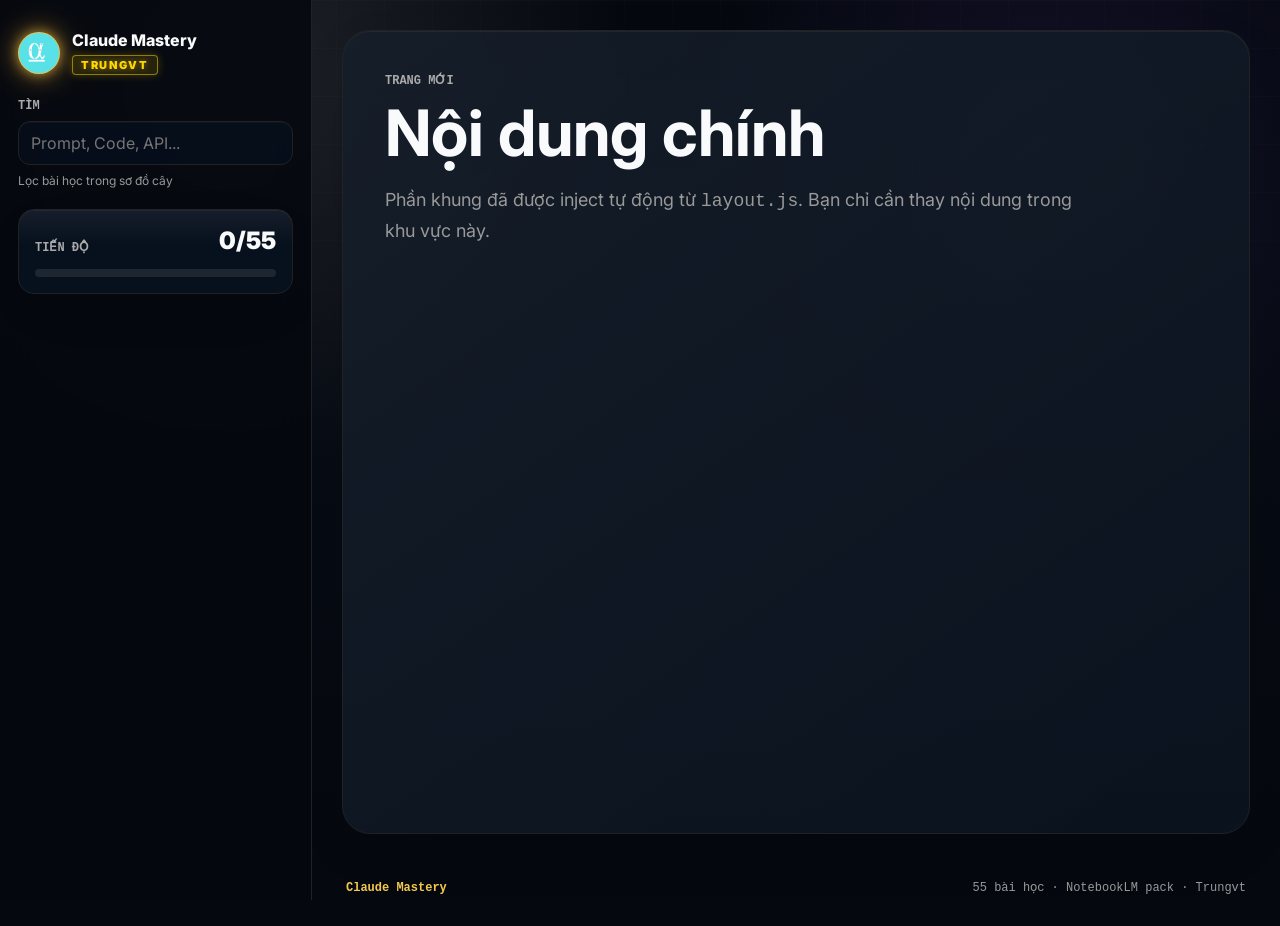
<file: claude-learning-web/new-page.html>
<!doctype html>
<html lang="vi">
<head>
  <meta charset="utf-8">
  <meta name="viewport" content="width=device-width, initial-scale=1">
  <title>Trang mới - Claude Mastery</title>
  <link rel="preconnect" href="https://fonts.googleapis.com">
  <link rel="preconnect" href="https://fonts.gstatic.com" crossorigin>
  <link href="https://fonts.googleapis.com/css2?family=Inter:wght@400;500;600;700;800;900&display=swap" rel="stylesheet">
  <link rel="stylesheet" href="styles.css">
</head>
<body>
  <div class="app-shell">
    <aside id="layoutSidebar" class="sidebar" aria-label="Danh mục bài học"></aside>

    <main class="main">
      <section class="blank-content">
        <span class="eyebrow">Trang mới</span>
        <h1>Nội dung chính</h1>
        <p>Phần khung đã được inject tự động từ <code>layout.js</code>. Bạn chỉ cần thay nội dung trong khu vực này.</p>
      </section>
      <footer id="layoutFooter" class="site-footer"></footer>
    </main>
  </div>

  <script src="layout.js?v=20260528-layout" charset="utf-8"></script>
</body>
</html>
</file>
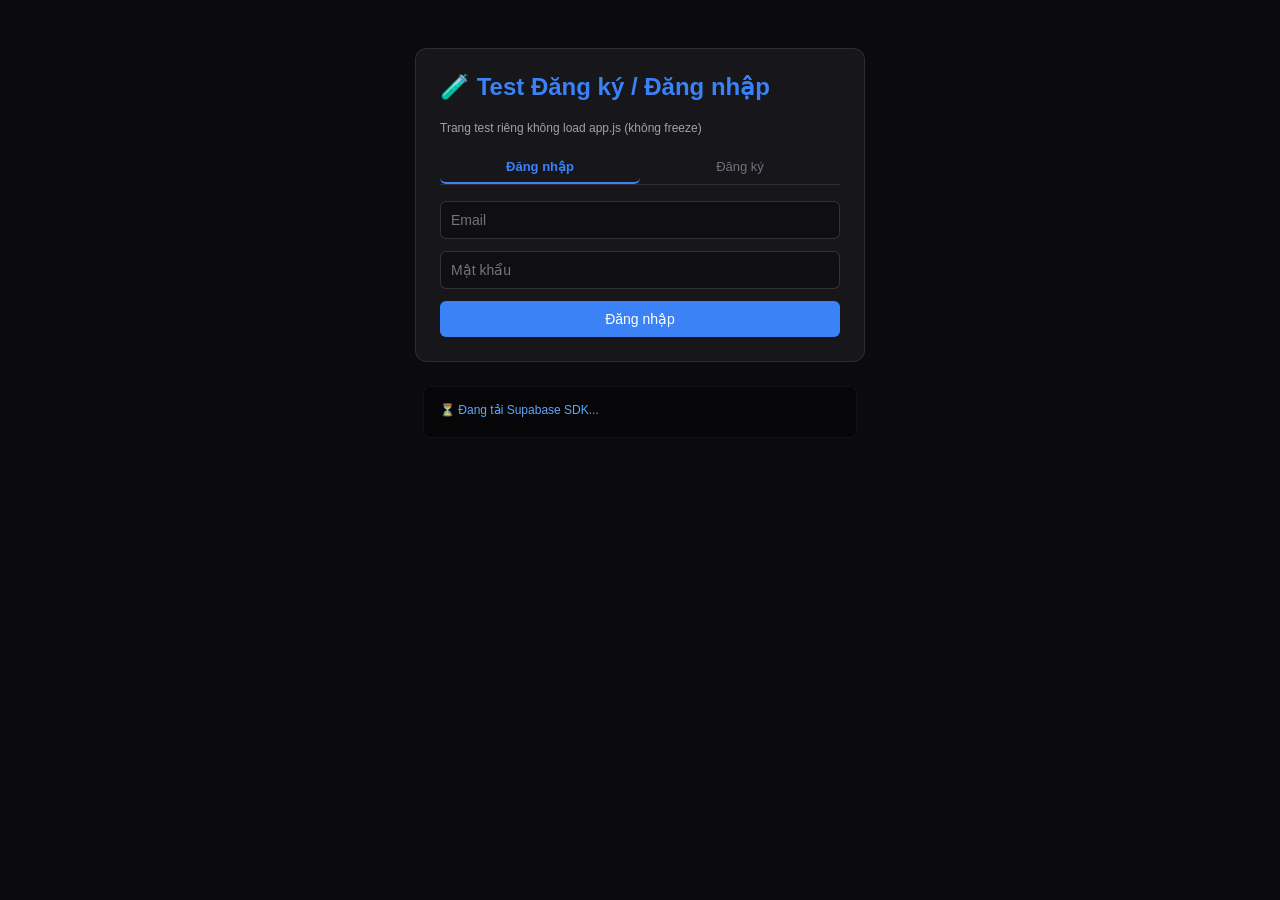
<file: claude-learning-web/test-auth.html>
<!doctype html>
<html lang="vi">
<head>
  <meta charset="utf-8">
  <title>Test Auth - Claude Learning Web</title>
  <style>
    body { background: #0a0a0f; color: white; font-family: 'Inter', sans-serif; padding: 40px; }
    .test-card { background: rgba(255,255,255,0.05); border: 1px solid rgba(255,255,255,0.1); border-radius: 12px; padding: 24px; max-width: 400px; margin: 0 auto; }
    h2 { margin-top: 0; color: #3b82f6; }
    input { width: 100%; padding: 10px; margin-bottom: 12px; background: rgba(0,0,0,0.3); border: 1px solid rgba(255,255,255,0.15); border-radius: 6px; color: white; font-size: 14px; box-sizing: border-box; }
    input:focus { outline: none; border-color: #3b82f6; }
    button { width: 100%; padding: 10px; background: #3b82f6; color: white; border: none; border-radius: 6px; font-size: 14px; cursor: pointer; }
    button:hover { background: #2563eb; }
    button:disabled { opacity: 0.5; cursor: not-allowed; }
    .tabs { display: flex; margin-bottom: 16px; border-bottom: 1px solid rgba(255,255,255,0.1); }
    .tab { flex: 1; background: none; border: none; color: #71717a; padding: 8px; font-size: 13px; cursor: pointer; border-bottom: 2px solid transparent; }
    .tab.active { color: #3b82f6; border-bottom-color: #3b82f6; font-weight: 600; }
    .error { color: #f87171; font-size: 12px; margin-bottom: 12px; display: none; }
    .success { color: #34d399; font-size: 12px; margin-bottom: 12px; display: none; }
    .log { background: rgba(0,0,0,0.4); border: 1px solid rgba(255,255,255,0.05); border-radius: 8px; padding: 16px; margin-top: 24px; max-width: 400px; margin-left: auto; margin-right: auto; font-size: 12px; color: #a1a1aa; max-height: 300px; overflow-y: auto; }
    .log-entry { margin-bottom: 4px; }
    .log-error { color: #f87171; }
    .log-success { color: #34d399; }
    .log-info { color: #60a5fa; }
  </style>
</head>
<body>
  <div class="test-card">
    <h2>🧪 Test Đăng ký / Đăng nhập</h2>
    <p style="font-size: 12px; color: #a1a1aa; margin-bottom: 16px;">Trang test riêng không load app.js (không freeze)</p>

    <div class="tabs">
      <button class="tab active" id="tabLogin">Đăng nhập</button>
      <button class="tab" id="tabSignup">Đăng ký</button>
    </div>

    <input type="email" id="email" placeholder="Email">
    <input type="password" id="password" placeholder="Mật khẩu">
    <div class="error" id="errorMsg"></div>
    <div class="success" id="successMsg"></div>
    <button id="submitBtn">Đăng nhập</button>
  </div>

  <div class="log" id="logBox">
    <div class="log-entry log-info">⏳ Đang tải Supabase SDK...</div>
  </div>

  <script src="supabase.js"></script>
  <script>
    const SUPABASE_URL = "https://jnqmfghlnyvrlqiepfac.supabase.co";
    const SUPABASE_ANON_KEY = "sb_publishable_VZRfLai9Ee1BauvY8m_Ojg_0nLqWZhV";

    const logBox = document.getElementById("logBox");
    function log(msg, type = "info") {
      const entry = document.createElement("div");
      entry.className = `log-entry log-${type}`;
      entry.textContent = `[${new Date().toLocaleTimeString()}] ${msg}`;
      logBox.appendChild(entry);
      logBox.scrollTop = logBox.scrollHeight;
    }

    let supabase = null;
    let activeTab = "signin";

    // Init
    try {
      supabase = window.supabase.createClient(SUPABASE_URL, SUPABASE_ANON_KEY);
      log("✅ Supabase client khởi tạo thành công!", "success");
      log(`URL: ${SUPABASE_URL}`, "info");
      log(`Key: ${SUPABASE_ANON_KEY.substring(0, 20)}...`, "info");
    } catch (err) {
      log(`❌ Lỗi khởi tạo Supabase: ${err.message}`, "error");
    }

    // Check current session
    if (supabase) {
      supabase.auth.getSession().then(({ data, error }) => {
        if (error) {
          log(`❌ Lỗi getSession: ${error.message}`, "error");
        } else if (data.session) {
          log(`👤 Đã đăng nhập: ${data.session.user.email}`, "success");
        } else {
          log("🔓 Chưa đăng nhập", "info");
        }
      }).catch(err => {
        log(`❌ getSession exception: ${err.message}`, "error");
      });
    }

    // Tab switching
    const tabLogin = document.getElementById("tabLogin");
    const tabSignup = document.getElementById("tabSignup");
    const submitBtn = document.getElementById("submitBtn");
    const errorMsg = document.getElementById("errorMsg");
    const successMsg = document.getElementById("successMsg");
    const emailInput = document.getElementById("email");
    const passwordInput = document.getElementById("password");

    tabLogin.onclick = () => {
      activeTab = "signin";
      tabLogin.classList.add("active");
      tabSignup.classList.remove("active");
      submitBtn.textContent = "Đăng nhập";
      errorMsg.style.display = "none";
      successMsg.style.display = "none";
    };

    tabSignup.onclick = () => {
      activeTab = "signup";
      tabSignup.classList.add("active");
      tabLogin.classList.remove("active");
      submitBtn.textContent = "Đăng ký tài khoản";
      errorMsg.style.display = "none";
      successMsg.style.display = "none";
    };

    // Submit
    submitBtn.onclick = async () => {
      const email = emailInput.value.trim();
      const password = passwordInput.value.trim();

      if (!email || !password) {
        errorMsg.textContent = "Vui lòng nhập đầy đủ thông tin!";
        errorMsg.style.display = "block";
        return;
      }

      if (!supabase) {
        errorMsg.textContent = "Supabase chưa được khởi tạo!";
        errorMsg.style.display = "block";
        return;
      }

      submitBtn.disabled = true;
      submitBtn.textContent = "Đang xử lý...";
      errorMsg.style.display = "none";
      successMsg.style.display = "none";
      log(`📤 Gửi request ${activeTab}: ${email}...`, "info");

      // Timeout 15s
      const timeout = new Promise((_, reject) =>
        setTimeout(() => reject(new Error("Timeout 15s - máy chủ không phản hồi")), 15000)
      );

      try {
        let result;
        if (activeTab === "signin") {
          result = await Promise.race([
            supabase.auth.signInWithPassword({ email, password }),
            timeout
          ]);
        } else {
          result = await Promise.race([
            supabase.auth.signUp({ email, password }),
            timeout
          ]);
        }

        log(`📥 Response nhận được!`, "info");
        log(`Data keys: ${JSON.stringify(Object.keys(result.data || {}))}`, "info");

        if (result.error) {
          throw result.error;
        }

        if (activeTab === "signup") {
          const user = result.data?.user;
          if (user?.identities?.length === 0) {
            throw new Error("Email đã được đăng ký. Hãy đăng nhập.");
          }
          successMsg.textContent = "✅ Đăng ký thành công! Kiểm tra email (cả Spam) để xác nhận.";
          successMsg.style.display = "block";
          log(`✅ Đăng ký thành công cho ${email}`, "success");
          log(`User ID: ${user?.id}`, "info");
          log(`Email confirmed: ${user?.email_confirmed_at ? 'Yes' : 'No - cần xác nhận email'}`, "info");
        } else {
          successMsg.textContent = `✅ Đăng nhập thành công: ${result.data.session?.user?.email}`;
          successMsg.style.display = "block";
          log(`✅ Đăng nhập thành công!`, "success");
        }

      } catch (err) {
        const msg = err.message || "Lỗi không xác định";
        errorMsg.textContent = msg;
        errorMsg.style.display = "block";
        log(`❌ Lỗi: ${msg}`, "error");
        if (err.status) log(`Status: ${err.status}`, "error");
      } finally {
        submitBtn.disabled = false;
        submitBtn.textContent = activeTab === "signin" ? "Đăng nhập" : "Đăng ký tài khoản";
      }
    };
  </script>
</body>
</html>
</file>
<file: claude-learning-web/styles.css>
:root {
  --color-bg: #05080f;
  --color-surface: #07101d;
  --color-surface-2: #0d1726;
  --color-text: #f9fafb;
  --color-text-secondary: #999999;
  --color-primary: #888888;
  --color-secondary: #aaaaaa;
  --color-border: #222222;
  --button-outline: #ffffff1a;
  --elevate-1: #ffffff0a;
  --elevate-2: #ffffff17;
  --shadow-glow: rgba(139, 92, 246, 0.34) 0 0 22px 3px;
  --path-gold: #f5c84c;
  --path-gold-soft: rgba(245, 200, 76, 0.16);
  --path-gold-glow: rgba(245, 200, 76, 0.42) 0 0 24px;
  --shadow-high: rgba(0, 0, 0, 0.2) 0 4px 16px 0;
  --shadow-soft: rgba(255, 255, 255, 0.05) 0 1px 0 inset, rgba(0, 0, 0, 0.38) 0 18px 60px -30px;
  --radius-button: 12px;
  --radius-card: 16px;
  --space: 6px;
  --font-sans: "Inter", sans-serif;
  --font-mono: Menlo, Consolas, monospace;
}

* {
  box-sizing: border-box;
}

body {
  margin: 0;
  background: var(--color-bg);
  color: var(--color-text);
  font-family: var(--font-sans);
  letter-spacing: 0;
}

body::before {
  content: "";
  position: fixed;
  inset: 0;
  z-index: -2;
  background:
    radial-gradient(circle at 18% 8%, rgba(170, 170, 170, 0.16), transparent 30%),
    radial-gradient(circle at 82% 18%, rgba(139, 92, 246, 0.12), transparent 28%),
    linear-gradient(180deg, #05080f 0%, #070b13 48%, #05080f 100%);
}

body::after {
  content: "";
  position: fixed;
  inset: 0;
  z-index: -1;
  pointer-events: none;
  background-image: linear-gradient(rgba(255, 255, 255, 0.025) 1px, transparent 1px),
    linear-gradient(90deg, rgba(255, 255, 255, 0.018) 1px, transparent 1px);
  background-size: 48px 48px;
  mask-image: linear-gradient(to bottom, rgba(0, 0, 0, 0.7), transparent 68%);
}

button,
input,
.btn {
  font: inherit;
}

button {
  cursor: pointer;
}

.app-shell {
  min-height: 100vh;
  display: grid;
  grid-template-columns: 312px minmax(0, 1fr);
}

.sidebar {
  position: sticky;
  top: 0;
  height: 100vh;
  overflow: auto;
  padding: 18px;
  background: rgba(5, 8, 15, 0.86);
  border-right: 1px solid var(--color-border);
  backdrop-filter: blur(18px);
}

.brand {
  display: flex;
  align-items: center;
  gap: 12px;
  padding: 12px 0 18px;
}

.brand-mark {
  display: grid;
  place-items: center;
  width: 42px;
  height: 42px;
  border: 1px solid var(--button-outline);
  border-radius: 14px;
  background: linear-gradient(145deg, var(--elevate-2), rgba(255, 255, 255, 0.03));
  color: var(--color-text);
  font-weight: 900;
  box-shadow: var(--shadow-glow);
}

.brand-logo {
  overflow: hidden;
  border-radius: 50% !important;
  background: #50d0d3;
  border-color: rgba(245, 200, 76, 0.9);
  box-shadow:
    0 0 0 1px rgba(255, 255, 255, 0.3) inset,
    0 0 12px rgba(245, 200, 76, 0.6),
    0 0 24px rgba(245, 150, 20, 0.4),
    0 0 38px rgba(255, 223, 100, 0.3);
  transition: all 0.5s cubic-bezier(0.4, 0, 0.2, 1);
  animation: sunburst-glow 3s ease-in-out infinite alternate;
}

@keyframes sunburst-glow {
  0% {
    box-shadow:
      0 0 0 1px rgba(255, 255, 255, 0.3) inset,
      0 0 12px rgba(245, 200, 76, 0.6),
      0 0 24px rgba(245, 150, 20, 0.4),
      0 0 38px rgba(255, 223, 100, 0.3);
  }
  100% {
    box-shadow:
      0 0 0 1px rgba(255, 255, 255, 0.5) inset,
      0 0 20px rgba(245, 200, 76, 0.9),
      0 0 38px rgba(245, 150, 20, 0.7),
      0 0 62px rgba(255, 223, 100, 0.5);
  }
}

.brand-logo img {
  display: block;
  width: 100%;
  height: 100%;
  object-fit: cover;
  object-position: center;
  border-radius: 50%;
}

.brand-logo:hover {
  transform: scale(1.05);
  box-shadow:
    0 0 0 1.5px rgba(255, 255, 255, 0.6) inset,
    0 0 25px rgba(245, 200, 76, 1),
    0 0 50px rgba(245, 150, 20, 0.8),
    0 0 80px rgba(255, 223, 100, 0.7);
}

.brand span.brand-author-gold:last-child {
  display: inline-block !important;
  margin-top: 5px !important;
  color: #ffd700 !important;
  background-color: rgba(255, 215, 0, 0.12) !important;
  font-weight: 900 !important;
  font-size: 11px !important;
  font-family: var(--font-sans) !important;
  text-shadow: 0 0 6px rgba(255, 215, 0, 0.5) !important;
  letter-spacing: 0.15em !important;
  text-transform: uppercase !important;
  border: 1px solid rgba(255, 215, 0, 0.5) !important;
  padding: 2px 8px !important;
  border-radius: 4px !important;
  box-shadow: 0 0 8px rgba(255, 215, 0, 0.25) !important;
}

.brand strong {
  display: block;
  font-size: 16px;
  font-weight: 800;
}

.brand span:last-child {
  display: block;
  margin-top: 2px;
  color: var(--color-text-secondary);
  font-size: 12px;
  font-family: var(--font-mono);
}

.search-box {
  display: block;
  margin: 6px 0 18px;
}

.search-box span,
.eyebrow {
  display: block;
  color: var(--color-secondary);
  font-size: 12px;
  font-weight: 700;
  font-family: var(--font-mono);
  text-transform: uppercase;
}

.search-box input {
  width: 100%;
  min-height: 44px;
  margin-top: 8px;
  padding: 0 12px;
  border: 1px solid var(--color-border);
  border-radius: var(--radius-button);
  background: rgba(7, 16, 29, 0.78);
  color: var(--color-text);
  outline: none;
  box-shadow: rgba(255, 255, 255, 0.03) 0 1px 0 inset;
}

.search-box input:focus {
  border-color: var(--color-primary);
  box-shadow: var(--shadow-glow);
}

.search-box small {
  display: block;
  min-height: 18px;
  margin-top: 8px;
  color: var(--color-text-secondary);
  font-size: 12px;
  line-height: 1.4;
}

.progress-card {
  padding: 16px;
  border: 1px solid var(--color-border);
  border-radius: var(--radius-card);
  background:
    linear-gradient(180deg, rgba(255, 255, 255, 0.06), transparent 42%),
    var(--color-surface);
  box-shadow: var(--shadow-soft);
}

.progress-card > div:first-child {
  display: flex;
  align-items: end;
  justify-content: space-between;
  gap: 12px;
}

.progress-card strong {
  font-size: 24px;
  font-weight: 900;
}

.progress-track {
  height: 8px;
  margin-top: 14px;
  border-radius: 999px;
  background: var(--elevate-2);
  overflow: hidden;
}

.progress-track span {
  display: block;
  width: 0;
  height: 100%;
  background: linear-gradient(90deg, var(--color-primary), #f9fafb);
  transition: width 180ms ease;
  box-shadow: rgba(249, 250, 251, 0.42) 0 0 18px;
}

.module-nav {
  display: grid;
  gap: 10px;
  margin-top: 18px;
}

.level-steps {
  display: flex;
  justify-content: space-between;
  gap: 16px;
  margin-bottom: 16px;
}

.level-step {
  flex: 1;
  display: flex;
  align-items: center;
  gap: 12px;
  padding: 10px 14px;
  border-radius: 8px;
  background: rgba(255, 255, 255, 0.025);
  border: 1px solid rgba(255, 255, 255, 0.05);
  transition: all 0.25s cubic-bezier(0.4, 0, 0.2, 1);
  cursor: pointer;
}

.level-step:hover {
  background: rgba(255, 255, 255, 0.05);
  border-color: rgba(255, 255, 255, 0.15);
  transform: translateY(-2px);
}

.level-step.active {
  background: rgba(0, 245, 255, 0.06);
  border-color: var(--color-secondary);
  box-shadow: rgba(0, 245, 255, 0.15) 0 0 10px;
}

.level-step.completed {
  background: rgba(0, 255, 102, 0.06);
  border-color: #00ff66;
  box-shadow: rgba(0, 255, 102, 0.1) 0 0 10px;
}

.level-step.selected {
  background: rgba(0, 245, 255, 0.12) !important;
  border-color: #00f5ff !important;
  box-shadow: 0 0 15px rgba(0, 245, 255, 0.3) !important;
}

.step-icon {
  flex: 0 0 auto;
  display: grid;
  place-items: center;
  width: 28px;
  height: 28px;
  border-radius: 50%;
  background: rgba(255, 255, 255, 0.1);
  color: var(--color-text);
  font-weight: bold;
  font-size: 13px;
  transition: all 0.3s ease;
}

.level-step.active .step-icon {
  background: var(--color-secondary);
  color: #000;
  box-shadow: 0 0 8px var(--color-secondary);
}

.level-step.completed .step-icon {
  background: #00ff66;
  color: #000;
}

.level-prompt-badge {
  font-family: var(--font-mono);
  font-size: 10px;
  font-weight: 700;
  padding: 2px 6px;
  border-radius: 99px;
  background: rgba(255, 255, 255, 0.08);
  color: var(--color-text-secondary);
  margin-left: auto;
  transition: all 0.2s ease;
}

.level-step.selected .level-prompt-badge {
  background: rgba(0, 245, 255, 0.2);
  color: #00f5ff;
}

.level-step.completed.selected .level-prompt-badge {
  background: rgba(0, 255, 102, 0.2);
  color: #00ff66;
}

.step-info {
  display: flex;
  flex-direction: column;
}

.step-info strong {
  font-size: 14px;
  color: var(--color-text);
}

.step-info span {
  font-size: 12px;
  color: var(--color-text-secondary);
  margin-top: 2px;
}

.level-bar-container {
  height: 6px;
  background: rgba(255, 255, 255, 0.05);
  border-radius: 3px;
  overflow: hidden;
  position: relative;
}

.module-link {
  width: 100%;
  display: flex;
  justify-content: space-between;
  gap: 12px;
  padding: 12px;
  border: 1px solid var(--color-border);
  border-radius: var(--radius-button);
  background: rgba(255, 255, 255, 0.02);
  color: var(--color-text);
  text-align: left;
  box-shadow: rgba(255, 255, 255, 0.025) 0 1px 0 inset;
}

.module-link:hover,
.module-link.active {
  background: linear-gradient(135deg, rgba(255, 255, 255, 0.09), rgba(255, 255, 255, 0.025));
  border-color: var(--button-outline);
  transform: translateY(-1px);
}

.module-link span {
  color: var(--color-text-secondary);
  font-size: 12px;
  font-family: var(--font-mono);
}

.main {
  min-width: 0;
  padding: 30px;
  overflow: hidden;
}

.site-footer {
  display: flex;
  flex-wrap: wrap;
  align-items: center;
  justify-content: space-between;
  gap: 12px;
  margin-top: 28px;
  padding: 18px 4px 2px;
  color: var(--color-text-secondary);
  font-family: var(--font-mono);
  font-size: 12px;
}

.site-footer span:first-child {
  color: var(--path-gold);
  font-weight: 800;
}

.blank-content {
  min-height: calc(100vh - 96px);
  padding: 42px;
  border: 1px solid var(--color-border);
  border-radius: 28px;
  background:
    linear-gradient(145deg, rgba(255, 255, 255, 0.055), rgba(255, 255, 255, 0.015)),
    rgba(7, 16, 29, 0.88);
  box-shadow: var(--shadow-soft);
}

.blank-content h1 {
  max-width: 760px;
  margin: 12px 0 14px;
  font-size: clamp(42px, 5vw, 72px);
  line-height: 1.04;
}

.blank-content p {
  max-width: 720px;
  color: var(--color-text-secondary);
  font-size: 18px;
  line-height: 1.65;
}

.hero {
  position: relative;
  overflow: hidden;
  min-height: 420px;
  display: grid;
  grid-template-columns: minmax(0, 0.96fr) minmax(360px, 0.64fr);
  grid-template-areas:
    "copy visual"
    "copy stats";
  align-items: stretch;
  gap: 18px;
  padding: 42px;
  border-bottom: 1px solid var(--color-border);
  border-radius: 28px;
  background:
    radial-gradient(circle at 70% 16%, rgba(245, 200, 76, 0.12), transparent 24%),
    linear-gradient(115deg, rgba(5, 8, 15, 0.98) 0%, rgba(10, 14, 24, 0.94) 56%, rgba(5, 8, 15, 0.98) 100%);
  box-shadow: var(--shadow-soft);
}

.hero::before {
  content: "";
  position: absolute;
  inset: 0;
  background:
    radial-gradient(circle at 78% 30%, rgba(249, 250, 251, 0.13), transparent 26%),
    radial-gradient(circle at 8% 90%, rgba(139, 92, 246, 0.14), transparent 28%);
  pointer-events: none;
}

.hero > * {
  position: relative;
}

.hero-copy {
  grid-area: copy;
  align-self: center;
  max-width: 760px;
  padding-right: 12px;
}

.hero h1 {
  max-width: 740px;
  margin: 12px 0 18px;
  font-size: clamp(42px, 4.8vw, 68px);
  line-height: 1.04;
  font-weight: 900;
  color: transparent;
  background: linear-gradient(180deg, #ffffff 0%, #f9fafb 38%, #a8adb8 100%);
  -webkit-background-clip: text;
  background-clip: text;
  text-wrap: balance;
}

.hero p {
  max-width: 690px;
  margin: 0;
  color: var(--color-text-secondary);
  font-size: 18px;
  line-height: 1.625;
}

.source-status {
  display: flex;
  flex-wrap: wrap;
  gap: 8px;
  margin-top: 18px;
}

.source-status span {
  display: inline-flex;
  align-items: center;
  min-height: 30px;
  padding: 0 10px;
  border: 1px solid var(--button-outline);
  border-radius: 999px;
  background: rgba(255, 255, 255, 0.05);
  color: var(--color-secondary);
  font-family: var(--font-mono);
  font-size: 12px;
  box-shadow: rgba(255, 255, 255, 0.03) 0 1px 0 inset;
}

.hero-actions {
  display: flex;
  flex-wrap: wrap;
  gap: 12px;
  margin-top: 24px;
}

.btn {
  display: inline-flex;
  align-items: center;
  justify-content: center;
  min-height: 44px;
  border-radius: var(--radius-button);
  padding: 10px 14px;
  color: var(--color-text);
  border: none;
  background: transparent;
  text-decoration: none;
}

.btn-primary {
  background: linear-gradient(180deg, #f9fafb, var(--color-primary));
  color: #05080f;
  font-weight: 800;
  box-shadow: rgba(249, 250, 251, 0.2) 0 0 0 1px inset, rgba(139, 92, 246, 0.28) 0 0 22px;
}

.btn-outline {
  border: 1px solid var(--button-outline);
  background: rgba(255, 255, 255, 0.03);
}

.btn-ghost {
  border: 1px solid transparent;
  background: var(--elevate-1);
}

.btn:hover {
  border-color: var(--color-secondary);
  box-shadow: var(--shadow-glow);
}

.btn:disabled {
  cursor: not-allowed;
  opacity: 0.45;
  box-shadow: none;
}

.hero-visual {
  grid-area: visual;
  min-height: 300px;
  overflow: hidden;
  border: 1px solid var(--color-border);
  border-radius: 24px;
  background: #05080f;
  box-shadow: rgba(245, 200, 76, 0.2) 0 0 28px, rgba(255, 255, 255, 0.04) 0 1px 0 inset;
}

.hero-visual img {
  display: block;
  width: 100%;
  height: 100%;
  object-fit: cover;
  object-position: center top;
}

.hero-panel {
  grid-area: stats;
  display: grid;
  grid-template-columns: repeat(3, minmax(0, 1fr));
  gap: 12px;
  align-self: stretch;
}

.metric {
  position: relative;
  overflow: hidden;
  min-height: 104px;
  padding: 16px;
  border: 1px solid rgba(255, 255, 255, 0.13);
  border-radius: 18px;
  background:
    linear-gradient(145deg, rgba(255, 255, 255, 0.08), rgba(255, 255, 255, 0.015)),
    rgba(7, 16, 29, 0.82);
  box-shadow: var(--shadow-soft);
  backdrop-filter: blur(10px);
}

.metric::after {
  content: "";
  position: absolute;
  right: -34px;
  top: -34px;
  width: 78px;
  height: 78px;
  border-radius: 999px;
  border: 1px solid rgba(255, 255, 255, 0.12);
}

.metric strong {
  display: block;
  font-size: 34px;
  line-height: 1;
  font-weight: 900;
}

.metric span {
  display: block;
  margin-top: 8px;
  color: var(--color-text-secondary);
  font-size: 14px;
}

.workspace {
  display: grid;
  grid-template-columns: minmax(420px, 0.9fr) minmax(0, 1.1fr);
  gap: 24px;
  padding-top: 30px;
}

.path-panel {
  margin-top: 24px;
  padding: 18px;
  border: 1px solid var(--color-border);
  border-radius: 24px;
  background:
    linear-gradient(180deg, rgba(255, 255, 255, 0.045), transparent 180px),
    rgba(7, 16, 29, 0.88);
  box-shadow: var(--shadow-soft);
}

.path-summary {
  color: var(--color-text-secondary);
  font-size: 13px;
  line-height: 1.4;
  text-align: right;
}

.path-tabs {
  display: grid;
  grid-template-columns: repeat(auto-fit, minmax(190px, 1fr));
  gap: 12px;
}

.path-tab {
  min-height: 92px;
  padding: 14px;
  border: 1px solid var(--color-border);
  border-radius: var(--radius-card);
  background:
    linear-gradient(145deg, rgba(255, 255, 255, 0.055), rgba(255, 255, 255, 0.015)),
    rgba(5, 8, 15, 0.68);
  color: var(--color-text);
  text-align: left;
  box-shadow: rgba(255, 255, 255, 0.025) 0 1px 0 inset;
}

.path-tab strong,
.path-tab span {
  display: block;
}

.path-tab strong {
  font-size: 15px;
  line-height: 1.35;
}

.path-tab span {
  margin-top: 8px;
  color: var(--color-text-secondary);
  font-family: var(--font-mono);
  font-size: 12px;
}

.path-tab:hover,
.path-tab.active {
  border-color: var(--button-outline);
  background:
    linear-gradient(145deg, rgba(255, 255, 255, 0.12), rgba(255, 255, 255, 0.028)),
    rgba(5, 8, 15, 0.78);
  box-shadow: rgba(139, 92, 246, 0.22) 0 0 20px;
}

.path-tab.active {
  border-color: rgba(245, 200, 76, 0.72);
  background:
    linear-gradient(145deg, rgba(245, 200, 76, 0.18), rgba(255, 255, 255, 0.035)),
    rgba(5, 8, 15, 0.8);
  box-shadow: var(--path-gold-glow), rgba(255, 255, 255, 0.04) 0 1px 0 inset;
}

.path-tab.active span {
  color: var(--path-gold);
}

.agent-panel {
  margin-top: 24px;
  padding: 18px;
  border: 1px solid var(--color-border);
  border-radius: 24px;
  background:
    linear-gradient(180deg, rgba(245, 200, 76, 0.07), transparent 180px),
    rgba(7, 16, 29, 0.88);
  box-shadow: var(--shadow-soft);
}

.agent-toolkit {
  display: grid;
  grid-template-columns: repeat(4, minmax(0, 1fr));
  gap: 12px;
}

.agent-card {
  display: grid;
  grid-template-rows: auto auto 1fr;
  gap: 12px;
  min-height: 260px;
  padding: 14px;
  border: 1px solid var(--color-border);
  border-radius: var(--radius-card);
  background:
    linear-gradient(145deg, rgba(255, 255, 255, 0.06), rgba(255, 255, 255, 0.015)),
    rgba(5, 8, 15, 0.72);
  box-shadow: rgba(245, 200, 76, 0.08) 0 0 18px;
}

.agent-card span {
  display: block;
  color: var(--path-gold);
  font-family: var(--font-mono);
  font-size: 12px;
  font-weight: 700;
  text-transform: uppercase;
}

.agent-card strong {
  display: block;
  margin-top: 8px;
  font-size: 15px;
  line-height: 1.35;
}

.agent-card .copy-btn {
  justify-self: start;
}

.agent-card pre {
  min-height: 130px;
  max-height: 220px;
  overflow: auto;
  margin: 0;
  padding: 12px;
  border: 1px solid var(--color-border);
  border-radius: var(--radius-button);
  background: #05080f;
  color: var(--color-text-secondary);
  font-family: var(--font-mono);
  font-size: 12px;
  line-height: 1.5;
  white-space: pre-wrap;
}

.pro-panel {
  margin-top: 24px;
  padding: 18px;
  border: 1px solid rgba(245, 200, 76, 0.26);
  border-radius: 24px;
  background:
    linear-gradient(145deg, rgba(245, 200, 76, 0.1), rgba(255, 255, 255, 0.018) 42%),
    rgba(7, 16, 29, 0.9);
  box-shadow: var(--shadow-soft), rgba(245, 200, 76, 0.08) 0 0 34px;
}

.pro-tabs {
  display: grid;
  grid-template-columns: repeat(6, minmax(0, 1fr));
  gap: 10px;
}

.pro-tab {
  min-height: 118px;
  padding: 12px;
  border: 1px solid var(--color-border);
  border-radius: var(--radius-card);
  background: rgba(5, 8, 15, 0.72);
  color: var(--color-text);
  text-align: left;
  box-shadow: rgba(255, 255, 255, 0.025) 0 1px 0 inset;
}

.pro-tab span {
  display: grid;
  place-items: center;
  width: 28px;
  height: 28px;
  margin-bottom: 12px;
  border-radius: 8px;
  background: linear-gradient(180deg, #f7b267, #c8521d);
  color: #fff;
  font-family: var(--font-mono);
  font-size: 14px;
  font-weight: 900;
}

.pro-tab strong,
.pro-tab small {
  display: block;
}

.pro-tab strong {
  font-size: 14px;
  line-height: 1.25;
}

.pro-tab small {
  margin-top: 6px;
  color: var(--color-text-secondary);
  font-family: var(--font-mono);
  font-size: 11px;
  line-height: 1.35;
}

.pro-tab:hover,
.pro-tab.active {
  border-color: rgba(245, 200, 76, 0.72);
  background:
    linear-gradient(145deg, rgba(245, 200, 76, 0.16), rgba(255, 255, 255, 0.028)),
    rgba(5, 8, 15, 0.82);
  box-shadow: var(--path-gold-glow), rgba(255, 255, 255, 0.04) 0 1px 0 inset;
}

.pro-content {
  display: grid;
  grid-template-columns: minmax(0, 1fr) 320px;
  gap: 14px;
  margin-top: 14px;
}

.pro-detail,
.pro-summary {
  border: 1px solid var(--color-border);
  border-radius: var(--radius-card);
  background:
    linear-gradient(180deg, rgba(255, 255, 255, 0.052), transparent 70%),
    rgba(5, 8, 15, 0.68);
}

.pro-detail {
  padding: 16px;
}

.pro-hero {
  display: grid;
  grid-template-columns: 76px minmax(0, 1fr);
  gap: 16px;
  align-items: center;
}

.pro-icon {
  display: grid;
  place-items: center;
  width: 76px;
  height: 76px;
  border: 1px solid rgba(245, 200, 76, 0.45);
  border-radius: 18px;
  background: rgba(245, 200, 76, 0.08);
  color: var(--path-gold);
  font-size: 34px;
  font-weight: 900;
  box-shadow: rgba(245, 200, 76, 0.18) 0 0 20px;
}

.pro-hero h3 {
  margin: 6px 0 8px;
  font-size: 26px;
  line-height: 1.12;
}

.pro-hero h3 em {
  color: var(--path-gold);
  font-style: normal;
}

.pro-hero p,
.pro-grid p,
.pro-summary p,
.pro-warning span {
  color: var(--color-text-secondary);
  line-height: 1.55;
}

.pro-hero p,
.pro-summary p {
  margin: 0;
}

.github-link {
  display: inline-flex;
  align-items: center;
  justify-content: center;
  min-height: 38px;
  margin-top: 12px;
  padding: 0 12px;
  border: 1px solid rgba(245, 200, 76, 0.48);
  border-radius: var(--radius-button);
  background: rgba(245, 200, 76, 0.08);
  color: var(--path-gold);
  font-size: 13px;
  font-weight: 800;
  text-decoration: none;
}

.github-link:hover {
  color: var(--color-text);
  box-shadow: var(--path-gold-glow);
}

.pro-grid {
  display: grid;
  grid-template-columns: repeat(2, minmax(0, 1fr));
  gap: 12px;
  margin-top: 16px;
}

.pro-grid section {
  min-height: 150px;
  padding: 14px;
  border: 1px solid var(--color-border);
  border-radius: var(--radius-card);
  background: rgba(255, 255, 255, 0.03);
}

.pro-grid h4 {
  margin: 0 0 10px;
  color: var(--path-gold);
  font-family: var(--font-mono);
  font-size: 12px;
  text-transform: uppercase;
}

.pro-grid ul {
  margin: 0;
  padding-left: 18px;
  color: var(--color-text-secondary);
  line-height: 1.55;
}

.pro-grid li + li {
  margin-top: 6px;
}

.pro-grid code {
  display: block;
  padding: 12px;
  border: 1px solid var(--color-border);
  border-radius: var(--radius-button);
  background: #05080f;
  color: var(--color-text);
  font-family: var(--font-mono);
  font-size: 12px;
  line-height: 1.5;
  white-space: pre-wrap;
}

.pro-warning {
  display: grid;
  gap: 6px;
  margin-top: 12px;
  padding: 12px;
  border: 1px solid rgba(245, 200, 76, 0.32);
  border-radius: var(--radius-button);
  background: rgba(245, 200, 76, 0.07);
}

.pro-warning strong {
  color: var(--path-gold);
}

.pro-summary {
  display: grid;
  align-content: center;
  padding: 18px;
}

.pro-summary strong {
  display: block;
  margin-bottom: 10px;
  font-size: 20px;
  line-height: 1.25;
}

.milestone-board {
  display: grid;
  grid-template-columns: repeat(5, minmax(0, 1fr));
  gap: 12px;
  margin-top: 14px;
}

.milestone-card {
  min-height: 118px;
  display: flex;
  align-items: center;
  justify-content: space-between;
  gap: 12px;
  padding: 14px;
  border: 1px solid var(--color-border);
  border-radius: var(--radius-card);
  background: rgba(255, 255, 255, 0.035);
}

.milestone-card span {
  color: var(--color-secondary);
  font-family: var(--font-mono);
  font-size: 12px;
}

.milestone-card strong {
  display: block;
  margin-top: 6px;
  font-size: 14px;
  line-height: 1.35;
}

.milestone-card p {
  margin: 7px 0 0;
  color: var(--color-text-secondary);
  font-size: 12px;
}

.milestone-ring {
  flex: 0 0 auto;
  display: grid;
  place-items: center;
  width: 58px;
  height: 58px;
  border-radius: 999px;
  background:
    radial-gradient(circle at center, #05080f 0 57%, transparent 58%),
    conic-gradient(var(--color-secondary) var(--value), rgba(255, 255, 255, 0.12) 0);
  color: var(--color-text);
  font-family: var(--font-mono);
  font-size: 12px;
}

.map-panel,
.lesson-panel {
  min-width: 0;
  border: 1px solid var(--color-border);
  border-radius: 24px;
  background:
    linear-gradient(180deg, rgba(255, 255, 255, 0.045), transparent 180px),
    rgba(7, 16, 29, 0.9);
  box-shadow: var(--shadow-soft);
  backdrop-filter: blur(12px);
}

.map-panel {
  padding: 18px;
}

.section-head,
.lesson-header {
  display: flex;
  align-items: center;
  justify-content: space-between;
  gap: 18px;
  margin-bottom: 18px;
}

.section-head h2,
.lesson-header h2 {
  margin: 6px 0 0;
  font-size: 24px;
  line-height: 32px;
}

.lesson-actions {
  display: flex;
  flex-wrap: wrap;
  justify-content: flex-end;
  gap: 8px;
}

.lesson-meta {
  display: flex;
  flex-wrap: wrap;
  gap: 8px;
  margin-top: 10px;
}

.lesson-meta span {
  display: inline-flex;
  align-items: center;
  min-height: 26px;
  padding: 0 9px;
  border: 1px solid var(--button-outline);
  border-radius: 999px;
  color: var(--color-secondary);
  font-family: var(--font-mono);
  font-size: 12px;
}

.legend {
  display: flex;
  gap: 12px;
  color: var(--color-text-secondary);
  font-size: 12px;
}

.legend span {
  display: flex;
  align-items: center;
  gap: 6px;
}

.dot {
  width: 10px;
  height: 10px;
  border-radius: 999px;
  background: var(--color-text-secondary);
}

.dot.done {
  background: var(--color-secondary);
}

.dot.active {
  background: var(--color-text);
}

.tree-map {
  display: grid;
  gap: 18px;
  max-height: 760px;
  overflow: auto;
  padding-right: 6px;
}

.tree-module {
  display: grid;
  grid-template-columns: 126px minmax(0, 1fr);
  gap: 12px;
  align-items: start;
}

.tree-module-label {
  position: sticky;
  top: 0;
  padding: 10px;
  border: 1px solid var(--color-border);
  border-radius: var(--radius-card);
  color: var(--color-secondary);
  background: linear-gradient(180deg, rgba(255, 255, 255, 0.055), rgba(255, 255, 255, 0.015)), #05080f;
  font-size: 12px;
  font-family: var(--font-mono);
  box-shadow: rgba(0, 0, 0, 0.2) 0 8px 24px;
}

.tree-module-label small {
  display: block;
  margin-top: 8px;
  color: var(--color-text-secondary);
  font-family: var(--font-sans);
  font-size: 12px;
  line-height: 1.35;
  text-transform: none;
}

.lesson-nodes {
  display: grid;
  gap: 8px;
  padding-left: 14px;
  border-left: 1px solid var(--color-border);
}

.lesson-node {
  position: relative;
  display: grid;
  grid-template-columns: 32px minmax(0, 1fr) auto;
  align-items: center;
  gap: 10px;
  width: 100%;
  min-height: 48px;
  padding: 8px 10px;
  border: 1px solid var(--color-border);
  border-radius: var(--radius-button);
  background:
    linear-gradient(90deg, rgba(255, 255, 255, 0.04), transparent 70%),
    rgba(5, 8, 15, 0.5);
  color: var(--color-text);
  text-align: left;
  transition: background 160ms ease, border-color 160ms ease, transform 160ms ease, box-shadow 160ms ease;
}

.lesson-node::before {
  content: "";
  position: absolute;
  left: -15px;
  width: 14px;
  border-top: 1px solid var(--color-border);
}

.lesson-node:hover {
  background:
    linear-gradient(90deg, rgba(255, 255, 255, 0.1), rgba(255, 255, 255, 0.025)),
    rgba(5, 8, 15, 0.7);
  border-color: var(--button-outline);
  transform: translateX(3px);
  box-shadow: rgba(139, 92, 246, 0.2) 0 0 18px;
}

.lesson-node.active {
  border-color: var(--path-gold);
  background:
    linear-gradient(90deg, rgba(245, 200, 76, 0.2), rgba(255, 255, 255, 0.035) 78%),
    rgba(5, 8, 15, 0.78);
  box-shadow: var(--path-gold-glow);
  transform: translateX(3px);
}

.lesson-node.active .node-index {
  background: var(--path-gold);
  color: #05080f;
  border-color: var(--path-gold);
  box-shadow: var(--path-gold-glow);
}

.lesson-node.path-lesson {
  border-color: rgba(245, 200, 76, 0.34);
  background:
    linear-gradient(90deg, rgba(245, 200, 76, 0.09), rgba(255, 255, 255, 0.018) 72%),
    rgba(5, 8, 15, 0.58);
  box-shadow: rgba(245, 200, 76, 0.1) 0 0 14px;
}

.lesson-node.path-lesson .node-index {
  border-color: rgba(245, 200, 76, 0.45);
  color: var(--path-gold);
}

.lesson-node.next-up:not(.active) {
  border-color: rgba(245, 200, 76, 0.5);
  background:
    linear-gradient(90deg, rgba(245, 200, 76, 0.06), rgba(255, 255, 255, 0.01) 78%),
    rgba(5, 8, 15, 0.6);
}

.lesson-node.next-up::after {
  content: "Học tiếp";
  justify-self: end;
  grid-column: 3;
  grid-row: 2;
  color: var(--path-gold);
  font-family: var(--font-mono);
  font-size: 11px;
  font-weight: 700;
  text-transform: uppercase;
}

.lesson-node.next-up:not(.active) .node-index {
  background: rgba(245, 200, 76, 0.05);
  color: var(--path-gold);
  border-color: rgba(245, 200, 76, 0.6);
}

.lesson-node.path-lesson.done {
  border-color: rgba(170, 170, 170, 0.34);
  background:
    linear-gradient(90deg, rgba(255, 255, 255, 0.06), transparent 72%),
    rgba(5, 8, 15, 0.52);
  box-shadow: none;
}

.lesson-node.done .node-index {
  background: var(--color-secondary);
  color: #05080f;
}

.node-index {
  display: grid;
  place-items: center;
  width: 30px;
  height: 30px;
  border-radius: 10px;
  background: linear-gradient(180deg, rgba(255, 255, 255, 0.09), rgba(255, 255, 255, 0.02));
  color: var(--color-secondary);
  font-size: 12px;
  font-family: var(--font-mono);
  border: 1px solid var(--button-outline);
}

.node-title {
  overflow: hidden;
  text-overflow: ellipsis;
  white-space: nowrap;
  font-size: 14px;
  font-weight: 700;
}

.node-type {
  color: var(--color-text-secondary);
  font-size: 12px;
  font-family: var(--font-mono);
}

.lesson-panel {
  padding: 18px;
}

.lesson-grid {
  display: grid;
  grid-template-columns: 1fr;
  gap: 20px;
}

.lesson-content {
  min-width: 0;
}

.lesson-content h3 {
  margin: 24px 0 10px;
  font-size: 16px;
  line-height: 24px;
  font-weight: 800;
}

.lesson-content h3:first-child {
  margin-top: 0;
}

.lesson-content ul,
.lesson-content ol {
  margin: 0;
  padding-left: 20px;
  color: var(--color-text-secondary);
  line-height: 1.55;
}

.lesson-content li + li {
  margin-top: 8px;
}

.flow-list li::marker {
  color: var(--color-secondary);
  font-family: var(--font-mono);
}

.deliverables {
  display: grid;
  grid-template-columns: repeat(auto-fit, minmax(220px, 1fr));
  gap: 12px;
  padding-left: 0 !important;
}

.deliverables li {
  list-style: none;
  min-height: 112px;
  margin-top: 0 !important;
  padding: 16px;
  border: 1px solid var(--color-border);
  border-radius: var(--radius-card);
  background:
    linear-gradient(180deg, rgba(255, 255, 255, 0.045), transparent 70%),
    rgba(5, 8, 15, 0.6);
  color: var(--color-text);
  font-size: 14px;
  line-height: 1.5;
}

.deliverables li::before {
  content: "Output";
  display: block;
  margin-bottom: 8px;
  color: var(--color-secondary);
  font-family: var(--font-mono);
  font-size: 11px;
  text-transform: uppercase;
}

.ipo-grid {
  display: grid;
  grid-template-columns: repeat(2, minmax(280px, 1fr));
  gap: 12px;
}

.ipo-card {
  min-width: 0;
  padding: 16px;
  border: 1px solid var(--color-border);
  border-radius: var(--radius-card);
  background:
    linear-gradient(180deg, rgba(245, 200, 76, 0.07), transparent 70%),
    rgba(5, 8, 15, 0.62);
}

.ipo-card span,
.tool-card span {
  display: block;
  margin-bottom: 8px;
  color: var(--path-gold);
  font-family: var(--font-mono);
  font-size: 12px;
  font-weight: 700;
  text-transform: uppercase;
}

.ipo-card ul {
  margin: 0;
  padding-left: 20px;
  color: var(--color-text-secondary);
  font-size: 14px;
  line-height: 1.55;
}

.ipo-card li + li {
  margin-top: 6px;
}

.practice-box {
  padding: 16px;
  border: 1px solid var(--color-border);
  border-radius: var(--radius-card);
  background:
    linear-gradient(180deg, rgba(255, 255, 255, 0.04), transparent 55%),
    #05080f;
  color: var(--color-text);
  font-family: var(--font-mono);
  font-size: 12px;
  line-height: 1.55;
  box-shadow: rgba(255, 255, 255, 0.03) 0 1px 0 inset;
}

.video-pack,
.tutor-box {
  display: grid;
  gap: 10px;
}

.tool-card {
  display: grid;
  grid-template-columns: minmax(0, 1fr) auto;
  gap: 14px;
  padding: 14px;
  border: 1px solid var(--color-border);
  border-radius: var(--radius-card);
  background:
    linear-gradient(145deg, rgba(255, 255, 255, 0.055), rgba(255, 255, 255, 0.015)),
    rgba(5, 8, 15, 0.7);
  box-shadow: rgba(245, 200, 76, 0.1) 0 0 18px;
}

.tool-card strong {
  display: block;
  font-size: 15px;
  line-height: 1.35;
}

.tool-card p {
  margin: 8px 0 0;
  color: var(--color-text-secondary);
  font-size: 13px;
  line-height: 1.5;
}

.tool-card pre {
  grid-column: 1 / -1;
  max-height: 260px;
  overflow: auto;
  margin: 0;
  padding: 14px;
  border: 1px solid var(--color-border);
  border-radius: var(--radius-button);
  background: #05080f;
  color: var(--color-text-secondary);
  font-family: var(--font-mono);
  font-size: 12px;
  line-height: 1.55;
  white-space: pre-wrap;
}

.copy-btn {
  align-self: start;
  white-space: nowrap;
}

.source-text {
  overflow: hidden;
  border: 1px solid var(--color-border);
  border-radius: var(--radius-card);
  background:
    linear-gradient(180deg, rgba(255, 255, 255, 0.04), transparent 55%),
    #05080f;
}

.source-note {
  padding: 10px 12px;
  border-bottom: 1px solid var(--color-border);
  color: var(--color-secondary);
  font-family: var(--font-mono);
  font-size: 12px;
}

.source-text pre {
  max-height: 280px;
  overflow: auto;
  margin: 0;
  padding: 14px;
  white-space: pre-wrap;
  color: var(--color-text-secondary);
  font-family: var(--font-mono);
  font-size: 12px;
  line-height: 1.55;
}

.clean-source {
  display: grid;
  gap: 14px;
  padding: 14px;
}

.clean-source section {
  padding: 14px;
  border: 1px solid var(--color-border);
  border-radius: var(--radius-card);
  background: rgba(255, 255, 255, 0.035);
}

.clean-source h4,
.clean-source h5,
.clean-source p {
  margin: 0;
}

.clean-source h4 {
  font-size: 18px;
  line-height: 1.35;
  font-weight: 900;
}

.clean-source h5 {
  margin-bottom: 8px;
  color: var(--color-secondary);
  font-family: var(--font-mono);
  font-size: 12px;
  text-transform: uppercase;
}

.clean-source p,
.clean-source li {
  color: var(--color-text-secondary);
  font-size: 14px;
  line-height: 1.55;
}

.clean-source ul {
  margin: 0;
  padding-left: 18px;
}

.raw-ocr {
  border-top: 1px solid var(--color-border);
}

.raw-ocr summary {
  min-height: 42px;
  display: flex;
  align-items: center;
  padding: 0 12px;
  color: var(--color-secondary);
  font-family: var(--font-mono);
  font-size: 12px;
  cursor: pointer;
}

.case-grid,
.workflow-grid {
  display: grid;
  gap: 12px;
}

.case-grid {
  grid-template-columns: repeat(2, minmax(0, 1fr));
}

.workflow-grid {
  grid-template-columns: repeat(3, minmax(0, 1fr));
}

.case-card,
.workflow-card {
  min-width: 0;
  padding: 14px;
  border: 1px solid var(--color-border);
  border-radius: var(--radius-card);
  background:
    linear-gradient(180deg, rgba(255, 255, 255, 0.045), transparent 70%),
    rgba(5, 8, 15, 0.62);
  box-shadow: rgba(255, 255, 255, 0.025) 0 1px 0 inset;
}

button.workflow-card {
  width: 100%;
  color: inherit;
  font: inherit;
  text-align: left;
  cursor: pointer;
}

button.workflow-card:hover,
button.workflow-card:focus-visible,
.workflow-card.active {
  border-color: rgba(245, 200, 76, 0.55);
  background:
    linear-gradient(180deg, rgba(245, 200, 76, 0.1), transparent 70%),
    rgba(5, 8, 15, 0.72);
  box-shadow: rgba(245, 200, 76, 0.16) 0 0 22px;
}

button.workflow-card:focus-visible {
  outline: 2px solid rgba(97, 218, 251, 0.55);
  outline-offset: 3px;
}

.case-card span,
.workflow-card span {
  display: block;
  margin-bottom: 8px;
  color: var(--color-secondary);
  font-family: var(--font-mono);
  font-size: 12px;
  font-weight: 700;
  text-transform: uppercase;
}

.case-card strong {
  display: block;
  font-size: 15px;
  line-height: 1.35;
}

.case-card p,
.case-card em {
  display: block;
  margin: 8px 0 0;
  color: var(--color-text-secondary);
  font-size: 13px;
  line-height: 1.5;
  font-style: normal;
}

.case-card em {
  color: var(--color-text);
}

.workflow-card ol {
  margin: 0;
  padding-left: 18px;
  color: var(--color-text-secondary);
  font-size: 13px;
  line-height: 1.45;
}

.workflow-card li + li {
  margin-top: 6px;
}

.prompt-card {
  grid-column: 1 / -1;
}

.sme-card {
  border-color: rgba(245, 200, 76, 0.34);
  background:
    linear-gradient(180deg, rgba(245, 200, 76, 0.08), transparent 70%),
    rgba(5, 8, 15, 0.62);
  box-shadow: rgba(245, 200, 76, 0.12) 0 0 18px;
}

.prompt-card pre {
  overflow: auto;
  margin: 0;
  white-space: pre-wrap;
  color: var(--color-text);
  font-family: var(--font-mono);
  font-size: 12px;
  line-height: 1.55;
}

.quiz-box,
.assignment-box {
  display: grid;
  gap: 10px;
}

.quiz-item {
  border: 1px solid var(--color-border);
  border-radius: var(--radius-card);
  background: rgba(255, 255, 255, 0.035);
  overflow: hidden;
}

.quiz-item summary {
  min-height: 46px;
  display: flex;
  align-items: center;
  padding: 12px;
  color: var(--color-text);
  font-size: 14px;
  font-weight: 700;
  cursor: pointer;
}

.quiz-item p {
  margin: 0;
  padding: 0 12px 12px;
  color: var(--color-text-secondary);
  font-size: 13px;
  line-height: 1.5;
}

.assignment-brief {
  padding: 14px;
  border: 1px solid var(--color-border);
  border-radius: var(--radius-card);
  background:
    linear-gradient(180deg, rgba(255, 255, 255, 0.05), transparent 70%),
    rgba(5, 8, 15, 0.64);
}

.assignment-brief strong {
  display: block;
  font-size: 15px;
}

.assignment-brief p {
  margin: 8px 0 0;
  color: var(--color-text-secondary);
  font-size: 13px;
  line-height: 1.5;
}

.rubric-grid {
  display: grid;
  grid-template-columns: repeat(4, minmax(0, 1fr));
  gap: 10px;
}

.rubric-item {
  padding: 12px;
  border: 1px solid var(--color-border);
  border-radius: var(--radius-card);
  background: rgba(255, 255, 255, 0.035);
}

.rubric-item span {
  color: var(--color-secondary);
  font-family: var(--font-mono);
  font-size: 12px;
  font-weight: 700;
  text-transform: uppercase;
}

.rubric-item p {
  margin: 7px 0 0;
  color: var(--color-text-secondary);
  font-size: 13px;
  line-height: 1.5;
}

.quality-gate {
  display: grid;
  grid-template-columns: repeat(2, minmax(0, 1fr));
  gap: 10px;
}

.quality-item {
  padding: 12px;
  border: 1px solid var(--color-border);
  border-radius: var(--radius-card);
  background: rgba(255, 255, 255, 0.035);
}

.quality-item span {
  display: block;
  color: var(--color-secondary);
  font-family: var(--font-mono);
  font-size: 12px;
  font-weight: 700;
  text-transform: uppercase;
}

.quality-item p {
  margin: 7px 0 0;
  color: var(--color-text-secondary);
  font-size: 13px;
  line-height: 1.5;
}

.checklist li {
  list-style: square;
}

.source-panel {
  min-width: 0;
  display: grid;
  grid-template-columns: minmax(180px, 220px) minmax(0, 1fr);
  justify-items: stretch;
  align-items: start;
  gap: 18px;
  width: 100%;
  max-width: 100%;
  padding: 12px;
  border: 1px solid var(--color-border);
  border-radius: var(--radius-card);
  background:
    linear-gradient(145deg, rgba(255, 255, 255, 0.045), rgba(255, 255, 255, 0.015)),
    rgba(5, 8, 15, 0.58);
}

.source-media {
  display: grid;
  gap: 10px;
  min-width: 0;
}

.source-frame {
  overflow: hidden;
  border: 1px solid var(--color-border);
  border-radius: var(--radius-card);
  background: #05080f;
  box-shadow: rgba(139, 92, 246, 0.22) 0 0 22px;
  aspect-ratio: 2 / 3;
  display: grid;
  place-items: center;
}

.source-frame img {
  display: block;
  width: 100%;
  height: 100%;
  object-fit: contain;
  object-position: center top;
}

.source-link {
  display: inline-flex;
  align-items: center;
  justify-content: center;
  min-height: 44px;
  margin-top: 0;
  padding: 0 14px;
  border: 1px solid var(--button-outline);
  border-radius: var(--radius-button);
  background: rgba(255, 255, 255, 0.035);
  color: var(--color-secondary);
  font-size: 14px;
  font-weight: 700;
  text-decoration: none;
  white-space: nowrap;
}

.source-link:hover {
  color: var(--color-text);
}

.page-summary {
  min-width: 0;
}

.summary-slide {
  min-height: 100%;
  padding: 18px;
  border: 1px solid rgba(97, 218, 251, 0.18);
  border-radius: var(--radius-card);
  background:
    linear-gradient(135deg, rgba(97, 218, 251, 0.08), rgba(245, 200, 76, 0.05) 42%, transparent 72%),
    rgba(3, 7, 14, 0.68);
  box-shadow:
    rgba(97, 218, 251, 0.08) 0 0 28px,
    rgba(255, 255, 255, 0.035) 0 1px 0 inset;
}

.summary-kicker,
.summary-slide span {
  color: var(--color-secondary);
  font-family: var(--font-mono);
  font-size: 12px;
  font-weight: 800;
  text-transform: uppercase;
}

.summary-slide h3 {
  margin: 8px 0 8px;
  color: var(--color-text);
  font-size: 24px;
  line-height: 1.12;
  font-weight: 900;
}

.summary-slide p {
  margin: 0;
  color: var(--color-text-secondary);
  font-size: 14px;
  line-height: 1.55;
}

.summary-columns {
  display: grid;
  grid-template-columns: repeat(2, minmax(0, 1fr));
  gap: 12px;
  margin-top: 16px;
}

.summary-columns section,
.summary-output {
  padding: 12px;
  border: 1px solid var(--color-border);
  border-radius: var(--radius-card);
  background: rgba(255, 255, 255, 0.028);
}

.summary-slide ul {
  margin: 8px 0 0;
  padding-left: 18px;
  color: var(--color-text-secondary);
  font-size: 13px;
  line-height: 1.45;
}

.summary-slide li + li {
  margin-top: 6px;
}

.summary-band {
  margin-top: 12px;
  padding: 12px;
  border: 1px solid rgba(245, 200, 76, 0.22);
  border-radius: var(--radius-card);
  background: rgba(245, 200, 76, 0.055);
}

.summary-output {
  margin-top: 12px;
}

.summary-warning {
  margin-top: 12px;
  padding: 10px 12px;
  border-left: 3px solid var(--color-accent);
  border-radius: 0 var(--radius-card) var(--radius-card) 0;
  background: rgba(255, 122, 69, 0.08);
  color: var(--color-text);
  font-size: 13px;
  line-height: 1.45;
}

@media (max-width: 1180px) {
  .app-shell {
    grid-template-columns: 1fr;
  }

  .sidebar {
    position: static;
    height: auto;
    border-right: none;
    border-bottom: 1px solid var(--color-border);
  }

  .module-nav {
    grid-template-columns: repeat(2, minmax(0, 1fr));
  }

  .workspace,
  .hero {
    grid-template-columns: 1fr;
  }

  .hero {
    grid-template-areas:
      "copy"
      "visual"
      "stats";
    padding: 30px;
  }

  .hero-copy {
    max-width: 100%;
    padding-right: 0;
  }

  .hero h1,
  .hero p {
    max-width: 840px;
  }

  .hero-visual {
    min-height: 360px;
  }

  .path-tabs,
  .agent-toolkit,
  .pro-tabs,
  .milestone-board,
  .rubric-grid {
    grid-template-columns: repeat(2, minmax(0, 1fr));
  }

  .pro-content {
    grid-template-columns: 1fr;
  }

  .hero-panel {
    grid-template-columns: repeat(3, 1fr);
  }
}

@media (max-width: 720px) {
  .main {
    padding: 18px;
  }

  .hero {
    min-height: auto;
    padding: 18px;
  }

  .hero h1 {
    font-size: 36px;
    line-height: 1.15;
  }

  .hero p {
    font-size: 16px;
  }

  .hero-visual {
    min-height: 300px;
  }

    .module-nav,
    .path-tabs,
    .agent-toolkit,
    .pro-tabs,
    .milestone-board,
    .hero-panel,
    .lesson-grid,
  .tree-module,
  .case-grid,
  .workflow-grid,
  .deliverables,
  .ipo-grid,
  .quality-gate,
    .rubric-grid {
    grid-template-columns: 1fr;
  }

  .pro-hero,
  .pro-grid {
    grid-template-columns: 1fr;
  }

  .tool-card {
    grid-template-columns: 1fr;
  }

  .source-panel {
    grid-template-columns: 1fr;
  }

  .summary-columns {
    grid-template-columns: 1fr;
  }

  .source-link {
    min-height: 44px;
  }

  .path-summary {
    text-align: left;
  }

  .tree-module-label {
    position: static;
  }

  .lesson-nodes {
    padding-left: 0;
    border-left: none;
  }

  .lesson-node::before {
    display: none;
  }
}

/* ==========================================================================
   Redesigned Tabbed Layout for Pro Learning Journey
   ========================================================================== */
.lesson-tabs {
  display: flex;
  gap: 8px;
  margin-bottom: 24px;
  padding: 6px;
  background: var(--color-surface-2);
  border: 1px solid var(--color-border);
  border-radius: 16px;
}

.lesson-tab {
  flex: 1;
  display: inline-flex;
  align-items: center;
  justify-content: center;
  gap: 8px;
  min-height: 44px;
  padding: 8px 16px;
  background: transparent;
  color: var(--color-text-secondary);
  border: 1px solid transparent;
  border-radius: 12px;
  font-weight: 600;
  font-size: 14px;
  cursor: pointer;
  transition: all 0.22s cubic-bezier(0.4, 0, 0.2, 1);
}

.lesson-tab:hover {
  color: var(--color-text);
  background: rgba(255, 255, 255, 0.03);
}

.lesson-tab.active {
  color: var(--path-gold);
  background: rgba(245, 200, 76, 0.09);
  border-color: rgba(245, 200, 76, 0.38);
  box-shadow: 
    rgba(245, 200, 76, 0.06) 0 4px 12px,
    rgba(245, 200, 76, 0.18) 0 0 20px;
}

.lesson-tab .tab-icon {
  font-size: 16px;
}

/* Tab Panels */
.tab-panel {
  display: none;
  opacity: 0;
  transform: translateY(8px);
  transition: opacity 0.3s cubic-bezier(0.4, 0, 0.2, 1), transform 0.3s cubic-bezier(0.4, 0, 0.2, 1);
}

.tab-panel.active {
  display: block;
  opacity: 1;
  transform: translateY(0);
}

/* Premium Lesson Brief styling (Left Panel Summary Slide) */
.summary-desc {
  margin: 12px 0 16px !important;
  font-size: 14px !important;
  line-height: 1.6 !important;
  color: var(--color-text-secondary);
}

.summary-context-card,
.summary-output-card {
  padding: 14px !important;
  background: rgba(255, 255, 255, 0.02) !important;
  border: 1px solid var(--color-border) !important;
  border-radius: 12px !important;
  transition: border-color 0.2s ease, box-shadow 0.2s ease;
}

.summary-context-card:hover,
.summary-output-card:hover {
  border-color: rgba(97, 218, 251, 0.3) !important;
  box-shadow: rgba(97, 218, 251, 0.04) 0 4px 12px;
}

.context-detail,
.output-detail {
  margin-top: 10px;
  font-size: 13px;
  line-height: 1.55;
  color: var(--color-text-secondary);
}

.context-detail strong,
.output-detail strong {
  color: var(--color-text);
  font-weight: 700;
}

.output-text-highlight {
  margin-top: 6px;
  padding: 8px 10px;
  border-radius: 8px;
  background: rgba(255, 255, 255, 0.03);
  border-left: 3px solid var(--path-gold);
  color: var(--path-gold);
  font-family: var(--font-sans);
  font-weight: 600;
  font-size: 13px;
  line-height: 1.45;
}

.summary-app-paths {
  margin-top: 18px;
  padding: 14px;
  border: 1px solid var(--color-border);
  border-radius: 14px;
  background: rgba(255, 255, 255, 0.015);
}

.summary-app-grid {
  display: grid;
  grid-template-columns: repeat(3, minmax(0, 1fr));
  gap: 12px;
  margin-top: 12px;
}

.summary-app-item {
  padding: 10px;
  background: rgba(255, 255, 255, 0.025);
  border: 1px solid rgba(255, 255, 255, 0.04);
  border-radius: 10px;
  transition: all 0.2s ease;
}

.summary-app-item:hover {
  background: rgba(245, 200, 76, 0.04);
  border-color: rgba(245, 200, 76, 0.15);
  transform: translateY(-1px);
}

.summary-app-item strong {
  display: block;
  font-size: 12px;
  font-weight: 800;
  color: var(--path-gold);
  margin-bottom: 4px;
}

.summary-app-item p {
  margin: 0 !important;
  font-size: 11px !important;
  line-height: 1.4 !important;
  color: var(--color-text-secondary);
}

.summary-warning {
  margin-top: 18px;
  padding: 12px 14px;
  border-left: 4px solid #ff5a5f !important;
  border-radius: 4px 14px 14px 4px !important;
  background: rgba(255, 90, 95, 0.06) !important;
  color: var(--color-text-secondary) !important;
  font-size: 12px !important;
  line-height: 1.5 !important;
}

.summary-warning strong {
  color: #ff5a5f !important;
  font-weight: 800 !important;
}

@media (max-width: 720px) {
  .summary-app-grid {
    grid-template-columns: 1fr;
  }
}

/* ==========================================================================
   Super-Pro Study Notes Vault & Certificate Styling
   ========================================================================== */
.notes-vault-container {
  margin: 18px 0 24px;
  padding: 18px;
  border: 1px solid var(--color-border);
  border-radius: var(--radius-card);
  background: 
    linear-gradient(180deg, rgba(255, 255, 255, 0.04), transparent 55%),
    rgba(7, 16, 29, 0.58);
}

.notes-vault-header {
  display: flex;
  justify-content: space-between;
  align-items: center;
  margin-bottom: 12px;
}

.notes-vault-header h3 {
  margin: 0 !important;
  font-size: 15px !important;
  font-weight: 800 !important;
  color: var(--color-text);
}

.note-save-status {
  display: inline-flex;
  align-items: center;
  gap: 6px;
  font-family: var(--font-mono);
  font-size: 11px;
  color: var(--color-text-secondary);
}

.note-save-status i.dot-blink {
  width: 7px;
  height: 7px;
  border-radius: 999px;
  background: #10b981;
  display: inline-block;
  box-shadow: 0 0 8px #10b981;
}

.note-save-status.typing {
  color: var(--path-gold);
}

.note-save-status.typing i.dot-blink {
  background: var(--path-gold);
  box-shadow: 0 0 8px var(--path-gold);
  animation: notes-blink 0.8s infinite alternate;
}

@keyframes notes-blink {
  from { opacity: 0.3; }
  to { opacity: 1; }
}

.notes-textarea {
  width: 100%;
  min-height: 120px;
  padding: 12px;
  border: 1px solid var(--color-border);
  border-radius: var(--radius-button);
  background: #05080f;
  color: var(--color-text);
  font-family: var(--font-sans);
  font-size: 13px;
  line-height: 1.6;
  resize: vertical;
  outline: none;
  box-shadow: rgba(255, 255, 255, 0.02) 0 1px 0 inset;
  transition: border-color 0.2s ease, box-shadow 0.2s ease;
}

.notes-textarea:focus {
  border-color: var(--path-gold);
  box-shadow: rgba(245, 200, 76, 0.12) 0 0 16px;
}

/* Interactive Quiz styling */
.quiz-card-interactive {
  padding: 16px;
  border: 1px solid var(--color-border);
  border-radius: var(--radius-card);
  background: rgba(255, 255, 255, 0.025);
  margin-bottom: 12px;
  transition: all 0.22s ease;
}

.quiz-card-interactive.answered-correct {
  border-color: rgba(16, 185, 129, 0.38);
  background: rgba(16, 185, 129, 0.04);
}

.quiz-card-interactive.answered-incorrect {
  border-color: rgba(239, 68, 68, 0.38);
  background: rgba(239, 68, 68, 0.04);
}

.quiz-question {
  margin: 0 0 14px !important;
  font-size: 14px !important;
  font-weight: 700 !important;
  line-height: 1.5 !important;
  color: var(--color-text);
}

.quiz-options {
  display: grid;
  gap: 8px;
  margin-bottom: 14px;
}

.quiz-option-label {
  display: flex;
  align-items: start;
  gap: 10px;
  padding: 10px 12px;
  border: 1px solid var(--color-border);
  border-radius: var(--radius-button);
  background: rgba(255, 255, 255, 0.015);
  cursor: pointer;
  transition: all 0.16s ease;
}

.quiz-option-label:hover {
  background: rgba(255, 255, 255, 0.035);
  border-color: var(--button-outline);
}

.quiz-option-label input[type="radio"] {
  margin-top: 4px;
  accent-color: var(--path-gold);
}

.quiz-option-text {
  font-size: 13px;
  line-height: 1.5;
  color: var(--color-text-secondary);
}

.quiz-option-label input[type="radio"]:checked + .quiz-option-text {
  color: var(--color-text);
}

.quiz-feedback-box {
  margin-bottom: 14px;
  padding: 12px;
  border-radius: var(--radius-button);
  font-size: 13px;
  line-height: 1.5;
}

.quiz-feedback-box.correct {
  background: rgba(16, 185, 129, 0.08);
  border: 1px solid rgba(16, 185, 129, 0.2);
  color: #34d399;
}

.quiz-feedback-box.incorrect {
  background: rgba(239, 68, 68, 0.08);
  border: 1px solid rgba(239, 68, 68, 0.2);
  color: #f87171;
}

.feedback-badge {
  display: block;
  font-family: var(--font-mono);
  font-weight: 800;
  font-size: 11px;
  text-transform: uppercase;
  margin-bottom: 4px;
}

.feedback-explain {
  margin: 0;
  color: var(--color-text-secondary) !important;
}

/* Celebration banner */
.celebration-banner {
  margin-bottom: 24px;
  width: 100%;
}

.celebration-card {
  position: relative;
  overflow: hidden;
  padding: 24px;
  border: 2px solid rgba(245, 200, 76, 0.42);
  border-radius: 24px;
  background: 
    radial-gradient(circle at 50% 0%, rgba(245, 200, 76, 0.16), transparent 60%),
    rgba(7, 16, 29, 0.94);
  box-shadow: 
    var(--path-gold-glow),
    rgba(255, 255, 255, 0.03) 0 1px 0 inset;
  text-align: center;
}

.celebration-glow {
  position: absolute;
  inset: 0;
  pointer-events: none;
  background: radial-gradient(circle at 50% 50%, rgba(245, 200, 76, 0.04), transparent 70%);
  animation: celebrate-pulse 4s infinite alternate;
}

@keyframes celebrate-pulse {
  from { opacity: 0.5; }
  to { opacity: 1; }
}

.celebration-badge {
  display: inline-block;
  padding: 6px 12px;
  border: 1px solid rgba(245, 200, 76, 0.38);
  border-radius: 999px;
  background: rgba(245, 200, 76, 0.09);
  color: var(--path-gold);
  font-family: var(--font-mono);
  font-size: 12px;
  font-weight: 700;
  margin-bottom: 12px;
}

.celebration-card h3 {
  margin: 0 0 10px !important;
  font-size: 20px !important;
  font-weight: 900 !important;
  color: #fff;
}

.celebration-card p {
  max-width: 680px;
  margin: 0 auto 18px !important;
  color: var(--color-text-secondary);
  font-size: 14px;
  line-height: 1.55;
}

.celebration-actions {
  display: flex;
  justify-content: center;
  align-items: center;
  gap: 12px;
  max-width: 500px;
  margin: 0 auto;
}

.cert-input {
  flex: 1;
  min-height: 44px;
  padding: 0 14px;
  border: 1px solid var(--color-border);
  border-radius: var(--radius-button);
  background: #05080f;
  color: var(--color-text);
  font-size: 14px;
  outline: none;
  transition: border-color 0.2s ease;
}

.cert-input:focus {
  border-color: var(--path-gold);
}

.cert-preview-container {
  margin-top: 24px;
  padding-top: 18px;
  border-top: 1px solid var(--color-border);
}

.cert-preview-container img {
  display: block;
  max-width: 100%;
  width: 480px;
  margin: 0 auto 12px;
  border: 1px solid var(--color-border);
  border-radius: 12px;
  box-shadow: 0 8px 32px rgba(0,0,0,0.5);
}

.cert-preview-container small {
  display: block;
  color: var(--color-text-secondary);
  font-size: 11px;
}

/* NotebookLM Vault styling */
.notebooklm-vault {
  margin-top: 12px;
  padding: 16px;
  border: 1px dashed rgba(245, 200, 76, 0.35);
  border-radius: var(--radius-card);
  background: rgba(245, 200, 76, 0.03);
  display: grid;
  gap: 12px;
  transition: all 0.2s ease;
}

.notebooklm-vault.active {
  border-style: solid;
  border-color: rgba(16, 185, 129, 0.45);
  background: rgba(16, 185, 129, 0.04);
  box-shadow: rgba(16, 185, 129, 0.08) 0 0 20px;
}

.vault-badge {
  display: inline-block;
  justify-self: start;
  padding: 4px 8px;
  border-radius: 999px;
  background: rgba(16, 185, 129, 0.12);
  color: #34d399;
  font-family: var(--font-mono);
  font-size: 11px;
  font-weight: 700;
}

.vault-badge.info {
  background: rgba(245, 200, 76, 0.12);
  color: var(--path-gold);
}

.vault-meta {
  color: var(--color-text-secondary);
  font-size: 13px;
  line-height: 1.5;
}

.vault-meta strong {
  color: #fff;
  font-size: 14px;
}

.vault-input-group {
  display: flex;
  gap: 10px;
  width: 100%;
}

.notebooklm-input {
  flex: 1;
  min-height: 38px;
  padding: 0 12px;
  border: 1px solid var(--color-border);
  border-radius: var(--radius-button);
  background: #05080f;
  color: var(--color-text);
  font-size: 13px;
  outline: none;
  transition: border-color 0.2s ease;
}

.notebooklm-input:focus {
  border-color: var(--path-gold);
}

.vault-actions {
  display: flex;
  align-items: center;
  gap: 12px;
}

.listen-cert-btn {
  display: inline-flex;
  align-items: center;
  justify-content: center;
  min-height: 38px;
  padding: 0 16px;
  background: #10b981;
  color: #05080f !important;
  font-weight: 700;
  border-radius: var(--radius-button);
  text-decoration: none;
  box-shadow: 0 4px 12px rgba(16, 185, 129, 0.2);
  transition: all 0.2s ease;
}

.listen-cert-btn:hover {
  background: #34d399;
  transform: translateY(-1px);
}

/* Brief Accordion styling */
.video-brief-accordion {
  margin-top: 12px;
  border: 1px solid var(--color-border);
  border-radius: var(--radius-card);
  overflow: hidden;
}

.brief-toggle-btn {
  width: 100%;
  min-height: 44px;
  padding: 10px 16px;
  display: flex;
  justify-content: space-between;
  align-items: center;
  background: rgba(255, 255, 255, 0.02);
  color: var(--color-text-secondary);
  border: none;
  font-family: var(--font-sans);
  font-size: 13px;
  font-weight: 600;
  cursor: pointer;
  transition: background 0.2s ease, color 0.2s ease;
}

.brief-toggle-btn:hover {
  background: rgba(255, 255, 255, 0.04);
  color: var(--color-text);
}

.brief-toggle-btn[aria-expanded="true"] {
  border-bottom: 1px solid var(--color-border);
}

.brief-content {
  padding: 12px;
  background: rgba(5, 8, 15, 0.3);
}

.toggle-icon {
  font-size: 10px;
  color: var(--color-text-secondary);
  transition: transform 0.2s ease;
}




/* ==========================================================================
   Competency Framework (Ajay Upadhyay Style) - Premium Upgrade
   ========================================================================== */
.competency-framework {
  margin-top: 24px;
  padding: 24px;
  border: 1px solid rgba(255, 255, 255, 0.06);
  border-radius: 16px;
  background: 
    linear-gradient(135deg, rgba(255, 255, 255, 0.02), rgba(255, 255, 255, 0.005)), 
    rgba(5, 8, 15, 0.65);
  box-shadow: 
    0 20px 45px rgba(0, 0, 0, 0.45),
    inset 0 1px 1px rgba(255, 255, 255, 0.06);
  backdrop-filter: blur(12px);
  -webkit-backdrop-filter: blur(12px);
}

.competency-container {
  display: flex;
  flex-direction: column;
  gap: 24px;
}

/* Progress Wrapper */
.level-progress-wrapper {
  padding: 20px;
  border-radius: 14px;
  background: rgba(255, 255, 255, 0.015);
  border: 1px solid rgba(255, 255, 255, 0.04);
  box-shadow: inset 0 2px 4px rgba(0,0,0,0.2);
}

.level-header {
  display: flex;
  justify-content: space-between;
  align-items: center;
  flex-wrap: wrap;
  gap: 12px;
  margin-bottom: 20px;
  border-bottom: 1px solid rgba(255, 255, 255, 0.04);
  padding-bottom: 12px;
}

.level-header h4 {
  margin: 0;
  color: #fff;
  font-size: 15px;
  font-weight: 800;
  letter-spacing: 0.05em;
  text-transform: uppercase;
  background: linear-gradient(90deg, #00f5ff, #00b3ff);
  -webkit-background-clip: text;
  -webkit-text-fill-color: transparent;
}

.ajay-quote {
  font-style: italic;
  color: var(--color-text-secondary);
  font-size: 13px;
  opacity: 0.85;
}

/* Steps Layout */
.level-steps {
  display: grid;
  grid-template-columns: repeat(3, minmax(0, 1fr));
  gap: 16px;
  margin-bottom: 20px;
}

.level-step {
  display: flex;
  align-items: center;
  gap: 14px;
  padding: 12px 18px;
  border-radius: 12px;
  background: rgba(255, 255, 255, 0.02);
  border: 1px solid rgba(255, 255, 255, 0.05);
  transition: all 0.28s cubic-bezier(0.4, 0, 0.2, 1);
  cursor: pointer;
  position: relative;
  overflow: hidden;
}

/* Glow highlight line for hover */
.level-step::after {
  content: '';
  position: absolute;
  bottom: 0;
  left: 0;
  width: 100%;
  height: 2px;
  background: transparent;
  transition: background-color 0.25s ease;
}

.level-step:hover {
  background: rgba(255, 255, 255, 0.045);
  border-color: rgba(255, 255, 255, 0.12);
  transform: translateY(-3px);
  box-shadow: 0 8px 20px rgba(0,0,0,0.3);
}

/* Trạng thái level người dùng */
.level-step.active {
  border-color: rgba(0, 245, 255, 0.3);
  background: rgba(0, 245, 255, 0.02);
}
.level-step.active::after {
  background: rgba(0, 245, 255, 0.4);
}

.level-step.completed {
  border-color: rgba(0, 255, 102, 0.2);
  background: rgba(0, 255, 102, 0.01);
}
.level-step.completed::after {
  background: rgba(0, 255, 102, 0.3);
}

/* TRẠNG THÁI SELECTED: TIÊU ĐIỂM THỊ GIÁC CỰC ĐẸP */
.level-step.selected {
  background: linear-gradient(135deg, rgba(0, 245, 255, 0.12), rgba(0, 179, 255, 0.03)) !important;
  border-color: #00f5ff !important;
  box-shadow: 
    0 0 25px rgba(0, 245, 255, 0.25),
    inset 0 1px 1px rgba(255, 255, 255, 0.1) !important;
  transform: translateY(-3px);
}
.level-step.selected::after {
  background: #00f5ff !important;
  height: 3px;
}

/* Trạng thái selected nếu đã completed */
.level-step.completed.selected {
  background: linear-gradient(135deg, rgba(0, 255, 102, 0.12), rgba(0, 255, 102, 0.03)) !important;
  border-color: #00ff66 !important;
  box-shadow: 
    0 0 25px rgba(0, 255, 102, 0.2),
    inset 0 1px 1px rgba(255, 255, 255, 0.1) !important;
}
.level-step.completed.selected::after {
  background: #00ff66 !important;
}

/* Icon thiết kế bóng bẩy */
.step-icon {
  flex: 0 0 auto;
  display: grid;
  place-items: center;
  width: 32px;
  height: 32px;
  border-radius: 50%;
  background: rgba(255, 255, 255, 0.08);
  color: rgba(255, 255, 255, 0.7);
  font-weight: 800;
  font-size: 13px;
  border: 1px solid rgba(255, 255, 255, 0.05);
  transition: all 0.28s ease;
}

.level-step.active .step-icon {
  background: rgba(0, 245, 255, 0.2);
  color: #00f5ff;
  border-color: #00f5ff;
  box-shadow: 0 0 8px rgba(0, 245, 255, 0.3);
}

.level-step.completed .step-icon {
  background: rgba(0, 255, 102, 0.2);
  color: #00ff66;
  border-color: #00ff66;
}

.level-step.selected .step-icon {
  transform: scale(1.08);
  background: #00f5ff !important;
  color: #000 !important;
  border-color: #00f5ff !important;
  box-shadow: 0 0 12px #00f5ff;
}

.level-step.completed.selected .step-icon {
  background: #00ff66 !important;
  color: #000 !important;
  border-color: #00ff66 !important;
  box-shadow: 0 0 12px #00ff66;
}

/* Info text */
.step-info {
  display: flex;
  flex-direction: column;
  gap: 2px;
}

.step-info strong {
  font-size: 14px;
  color: #fff;
  font-weight: 700;
  transition: color 0.2s ease;
}

.level-step:hover .step-info strong,
.level-step.selected .step-info strong {
  color: #fff;
}

.step-info span {
  font-size: 11.5px;
  color: var(--color-text-secondary);
  line-height: 1.3;
}

/* Pill badge số lượng prompt */
.level-prompt-badge {
  font-family: var(--font-mono);
  font-size: 10px;
  font-weight: 700;
  padding: 2.5px 8px;
  border-radius: 20px;
  background: rgba(255, 255, 255, 0.06);
  color: rgba(255, 255, 255, 0.5);
  border: 1px solid rgba(255, 255, 255, 0.04);
  margin-left: auto;
  transition: all 0.25s ease;
  white-space: nowrap;
}

.level-step:hover .level-prompt-badge {
  background: rgba(255, 255, 255, 0.1);
  color: #fff;
}

.level-step.selected .level-prompt-badge {
  background: rgba(0, 245, 255, 0.2) !important;
  color: #00f5ff !important;
  border-color: rgba(0, 245, 255, 0.3) !important;
}

.level-step.completed.selected .level-prompt-badge {
  background: rgba(0, 255, 102, 0.2) !important;
  color: #00ff66 !important;
  border-color: rgba(0, 255, 102, 0.3) !important;
}

/* Progress bar container */
.level-bar-container {
  height: 10px;
  background: rgba(0, 0, 0, 0.4);
  border-radius: 6px;
  overflow: hidden;
  position: relative;
  border: 1px solid rgba(255, 255, 255, 0.03);
  box-shadow: inset 0 2px 4px rgba(0,0,0,0.6);
  margin-bottom: 6px;
}

.level-bar-target {
  height: 100%;
  position: absolute;
  top: 0;
  left: 0;
  background-image: linear-gradient(
    45deg,
    rgba(0, 245, 255, 0.15) 25%,
    transparent 25%,
    transparent 50%,
    rgba(0, 245, 255, 0.15) 50%,
    rgba(0, 245, 255, 0.15) 75%,
    transparent 75%,
    transparent
  );
  background-size: 15px 15px;
  animation: bar-stripes-move 1s linear infinite;
  border-right: 2px dashed rgba(0, 245, 255, 0.6);
  transition: width 0.5s cubic-bezier(0.4, 0, 0.2, 1);
  z-index: 1;
}

@keyframes bar-stripes-move {
  0% { background-position: 0 0; }
  100% { background-position: 15px 0; }
}

.level-bar {
  height: 100%;
  position: absolute;
  top: 0;
  left: 0;
  background: linear-gradient(90deg, #00f5ff 0%, #00b3ff 50%, #00ff66 100%);
  border-radius: 6px;
  box-shadow: 0 0 12px rgba(0, 245, 255, 0.6);
  transition: width 0.6s cubic-bezier(0.4, 0, 0.2, 1);
  z-index: 2;
}

/* Markers below the progress bar */
.level-bar-markers {
  position: relative;
  height: 22px;
  width: 100%;
  margin-bottom: 6px;
}

.bar-marker {
  position: absolute;
  top: 0;
  transform: translateX(-50%);
  display: flex;
  flex-direction: column;
  align-items: center;
  transition: all 0.3s ease;
}

.marker-dot {
  width: 6px;
  height: 6px;
  border-radius: 50%;
  background: rgba(255, 255, 255, 0.2);
  border: 1px solid rgba(0, 0, 0, 0.5);
  margin-bottom: 2px;
  transition: all 0.3s ease;
}

.marker-label {
  font-family: var(--font-mono);
  font-size: 9px;
  font-weight: 700;
  color: var(--color-text-secondary);
  white-space: nowrap;
  transition: all 0.3s ease;
}

.bar-marker.reached .marker-dot {
  background: #00ff66;
  box-shadow: 0 0 6px #00ff66;
}

.bar-marker.reached .marker-label {
  color: #00ff66;
}

.bar-marker.viewing .marker-dot {
  background: #00f5ff;
  box-shadow: 0 0 6px #00f5ff;
  transform: scale(1.3);
}

.bar-marker.viewing .marker-label {
  color: #00f5ff;
}

/* Bản đồ kỹ năng chi tiết dạng Thẻ tương tác */
.framework-table-wrapper {
  margin-top: 8px;
}

.framework-table-wrapper h4 {
  margin: 0 0 10px 0;
  color: #fff;
  font-size: 13px;
  font-weight: 700;
  letter-spacing: 0.05em;
  text-transform: uppercase;
  display: flex;
  align-items: center;
  gap: 8px;
  opacity: 0.85;
}

.competency-card-view {
  display: grid;
  grid-template-columns: 1fr 1fr;
  gap: 20px;
  padding: 18px 22px;
  border-radius: 12px;
  background: linear-gradient(135deg, rgba(255, 255, 255, 0.015), rgba(255, 255, 255, 0.005));
  border: 1px solid rgba(255, 255, 255, 0.05);
  box-shadow: 
    inset 0 1px 1px rgba(255, 255, 255, 0.05),
    0 4px 15px rgba(0,0,0,0.15);
}

.comp-card-column {
  display: flex;
  flex-direction: column;
  gap: 6px;
}

.comp-card-column h5 {
  margin: 0;
  font-size: 11px;
  font-weight: 800;
  letter-spacing: 0.05em;
  color: #00f5ff;
  text-transform: uppercase;
  display: flex;
  align-items: center;
  gap: 6px;
}

.comp-card-column p {
  margin: 0;
  font-size: 13px;
  line-height: 1.55;
  color: rgba(255, 255, 255, 0.82);
}

@media (max-width: 600px) {
  .competency-card-view {
    grid-template-columns: 1fr;
    gap: 16px;
  }
}

/* Prompt Tủ Section */
.prompt-vault-section {
  padding: 20px;
  border-radius: 14px;
  background: rgba(255, 255, 255, 0.015);
  border: 1px solid rgba(255, 255, 255, 0.04);
  margin-top: 12px;
  box-shadow: 0 10px 30px rgba(0,0,0,0.2);
}

.prompt-vault-header {
  display: flex;
  justify-content: space-between;
  align-items: center;
  margin-bottom: 16px;
  border-bottom: 1px solid rgba(255, 255, 255, 0.04);
  padding-bottom: 10px;
}

.prompt-vault-header h4 {
  margin: 0;
  color: #fff;
  font-size: 14px;
  font-weight: 700;
  letter-spacing: 0.05em;
  text-transform: uppercase;
  display: flex;
  align-items: center;
  gap: 8px;
}

.prompt-tabs {
  display: flex;
  gap: 10px;
  margin-bottom: 16px;
  overflow-x: auto;
  padding-bottom: 8px;
  scrollbar-width: thin;
  scrollbar-color: rgba(255,255,255,0.1) transparent;
}

.prompt-tab-btn {
  padding: 8px 16px;
  border-radius: 8px;
  border: 1px solid rgba(255, 255, 255, 0.06);
  background: rgba(255, 255, 255, 0.015);
  color: rgba(255, 255, 255, 0.65);
  font-size: 12.5px;
  font-weight: 600;
  cursor: pointer;
  white-space: nowrap;
  transition: all 0.22s cubic-bezier(0.4, 0, 0.2, 1);
}

.prompt-tab-btn:hover {
  background: rgba(255, 255, 255, 0.045);
  color: #fff;
  border-color: rgba(255, 255, 255, 0.15);
}

.prompt-tab-btn.active {
  background: linear-gradient(135deg, #00f5ff, #00b3ff);
  color: #05080f;
  border-color: #00f5ff;
  font-weight: 700;
  box-shadow: 0 4px 15px rgba(0, 245, 255, 0.35);
}

/* Prompt Content Box */
.prompt-content-box {
  background: #040711;
  border: 1px solid rgba(255, 255, 255, 0.05);
  border-radius: 10px;
  padding: 16px 20px;
  position: relative;
  box-shadow: inset 0 2px 8px rgba(0,0,0,0.8);
}

.prompt-content-box pre {
  margin: 0;
  font-family: 'Fira Code', 'SFMono-Regular', Consolas, 'Courier New', monospace;
  font-size: 13px;
  color: #e1e7f0;
  white-space: pre-wrap;
  word-break: break-word;
  line-height: 1.6;
}

.prompt-copy-btn {
  position: absolute;
  top: 14px;
  right: 14px;
  padding: 6px 12px;
  font-size: 11.5px;
  font-weight: 700;
  border-radius: 6px;
  border: 1px solid rgba(255, 255, 255, 0.12);
  background: rgba(255, 255, 255, 0.03);
  color: rgba(255, 255, 255, 0.7);
  cursor: pointer;
  transition: all 0.2s ease;
  backdrop-filter: blur(4px);
}

.prompt-copy-btn:hover {
  background: rgba(255, 255, 255, 0.08);
  color: #fff;
  border-color: rgba(255, 255, 255, 0.25);
  transform: scale(1.02);
}

@media (max-width: 900px) {
  .level-steps {
    grid-template-columns: 1fr;
    gap: 10px;
  }
}

/* ==========================================================================
   Advanced Skills Panel (Violet Neon Theme)
   ========================================================================== */
.skills-panel {
  margin-top: 24px;
  padding: 18px;
  border: 1px solid rgba(139, 92, 246, 0.28);
  border-radius: 24px;
  background:
    linear-gradient(145deg, rgba(139, 92, 246, 0.08), rgba(255, 255, 255, 0.015) 42%),
    rgba(7, 16, 29, 0.9);
  box-shadow: var(--shadow-soft), rgba(139, 92, 246, 0.08) 0 0 34px;
}

.skills-tabs {
  display: grid;
  grid-template-columns: repeat(7, minmax(0, 1fr));
  gap: 10px;
}

.skills-tab {
  min-height: 118px;
  padding: 12px;
  border: 1px solid var(--color-border);
  border-radius: var(--radius-card);
  background: rgba(5, 8, 15, 0.72);
  color: var(--color-text);
  text-align: left;
  box-shadow: rgba(255, 255, 255, 0.025) 0 1px 0 inset;
  transition: all 0.25s ease;
}

.skills-tab span {
  display: grid;
  place-items: center;
  width: 28px;
  height: 28px;
  margin-bottom: 12px;
  border-radius: 8px;
  background: linear-gradient(180deg, #a78bfa, #7c3aed);
  color: #fff;
  font-family: var(--font-mono);
  font-size: 14px;
  font-weight: 900;
  box-shadow: rgba(124, 58, 237, 0.3) 0 0 8px;
}

.skills-tab strong,
.skills-tab small {
  display: block;
}

.skills-tab strong {
  font-size: 14px;
  line-height: 1.25;
}

.skills-tab small {
  margin-top: 6px;
  color: var(--color-text-secondary);
  font-family: var(--font-mono);
  font-size: 11px;
  line-height: 1.35;
}

.skills-tab:hover,
.skills-tab.active {
  border-color: rgba(139, 92, 246, 0.72);
  background:
    linear-gradient(145deg, rgba(139, 92, 246, 0.16), rgba(255, 255, 255, 0.028)),
    rgba(5, 8, 15, 0.82);
  box-shadow: rgba(139, 92, 246, 0.3) 0 0 20px, rgba(255, 255, 255, 0.04) 0 1px 0 inset;
}

.skills-content {
  display: grid;
  grid-template-columns: minmax(0, 1fr) 320px;
  gap: 14px;
  margin-top: 14px;
}

.skills-detail,
.skills-summary {
  border: 1px solid var(--color-border);
  border-radius: var(--radius-card);
  background:
    linear-gradient(180deg, rgba(255, 255, 255, 0.052), transparent 70%),
    rgba(5, 8, 15, 0.68);
  padding: 20px;
}

.skills-hero {
  display: grid;
  grid-template-columns: 76px minmax(0, 1fr);
  gap: 16px;
  align-items: center;
  border-bottom: 1px solid var(--color-border);
  padding-bottom: 16px;
  margin-bottom: 16px;
}

.skills-icon {
  display: grid;
  place-items: center;
  width: 76px;
  height: 76px;
  border: 1px solid rgba(139, 92, 246, 0.45);
  border-radius: 18px;
  background: rgba(139, 92, 246, 0.08);
  color: #a78bfa;
  font-size: 34px;
  font-weight: 900;
  box-shadow: rgba(139, 92, 246, 0.18) 0 0 20px;
}

.skills-hero h3 {
  margin: 6px 0 8px;
  font-size: 24px;
  line-height: 1.15;
}

.skills-hero h3 em {
  color: #a78bfa;
  font-style: normal;
}

.skills-hero p {
  margin: 0;
  color: var(--color-text-secondary);
}

.skills-body {
  display: grid;
  gap: 20px;
}

.skills-body h4 {
  font-size: 16px;
  margin: 0 0 8px 0;
  color: var(--color-text);
  font-weight: 700;
}

.skills-body ul, .skills-body ol {
  margin: 0;
  padding-left: 20px;
  color: var(--color-text-secondary);
}

.skills-body li {
  margin-bottom: 8px;
  line-height: 1.5;
}

.skills-body code {
  background: rgba(255, 255, 255, 0.08);
  padding: 2px 6px;
  border-radius: 4px;
  font-family: var(--font-mono);
  font-size: 13px;
  color: #a78bfa;
}

.skills-body pre {
  margin: 8px 0;
  padding: 12px;
  border: 1px solid var(--color-border);
  border-radius: var(--radius-button);
  background: #05080f;
  color: #a78bfa;
  font-family: var(--font-mono);
  font-size: 12px;
  overflow: auto;
  position: relative;
}

.skills-body pre .copy-code-btn {
  position: absolute;
  top: 8px;
  right: 8px;
  padding: 4px 8px;
  font-size: 11px;
  background: rgba(255, 255, 255, 0.1);
  border: 1px solid rgba(255, 255, 255, 0.2);
  border-radius: 4px;
  color: #fff;
  cursor: pointer;
  transition: all 0.2s ease;
}

.skills-body pre .copy-code-btn:hover {
  background: #7c3aed;
  border-color: #a78bfa;
}

.skills-body .info-card {
  padding: 14px;
  border-radius: 12px;
  background: rgba(139, 92, 246, 0.06);
  border-left: 4px solid #7c3aed;
}

.skills-body .info-card strong {
  display: block;
  margin-bottom: 4px;
  color: #a78bfa;
}

.skills-body .info-card p {
  margin: 0;
  color: var(--color-text-secondary);
  font-size: 13px;
  line-height: 1.45;
}

.skills-summary {
  display: flex;
  flex-direction: column;
  gap: 14px;
  justify-content: flex-start;
}

.skills-summary h4 {
  font-size: 14px;
  margin: 0;
  text-transform: uppercase;
  font-family: var(--font-mono);
  color: #a78bfa;
}

.skills-summary-item {
  border-bottom: 1px solid var(--color-border);
  padding-bottom: 12px;
}

.skills-summary-item:last-child {
  border: none;
  padding: 0;
}

.skills-summary-item strong {
  display: block;
  font-size: 13px;
  margin-bottom: 4px;
}

.skills-summary-item p {
  margin: 0;
  font-size: 12px;
  color: var(--color-text-secondary);
  line-height: 1.4;
}

@media (max-width: 1024px) {
  .skills-tabs {
    grid-template-columns: repeat(3, minmax(0, 1fr));
  }
  .skills-content {
    grid-template-columns: 1fr;
  }
}

/* --- PREMIUM LOCKS & PROMO --- */
.lesson-node {
  position: relative;
  transition: all 0.25s cubic-bezier(0.4, 0, 0.2, 1);
}

.lesson-node.locked {
  opacity: 0.55;
  filter: grayscale(60%) contrast(90%);
  border-color: rgba(255, 255, 255, 0.05);
  background: rgba(5, 8, 15, 0.35) !important;
}

.lesson-node.locked:hover {
  opacity: 0.85;
  filter: grayscale(20%) contrast(100%);
  border-color: rgba(245, 200, 76, 0.35);
  box-shadow: rgba(245, 200, 76, 0.1) 0 0 12px;
}

.node-lock {
  position: absolute;
  top: 8px;
  right: 10px;
  font-size: 13px;
  color: var(--path-gold);
  filter: drop-shadow(0 0 4px rgba(245, 200, 76, 0.5));
}

.premium-activation-card {
  margin-top: 18px;
  padding: 16px;
  border: 1px solid rgba(245, 200, 76, 0.22);
  border-radius: var(--radius-card);
  background: linear-gradient(135deg, rgba(245, 200, 76, 0.12) 0%, rgba(7, 16, 29, 0.85) 100%);
  box-shadow: rgba(245, 200, 76, 0.04) 0 8px 24px;
  position: relative;
  overflow: hidden;
  animation: pulseGoldBorder 4s infinite alternate;
}

@keyframes pulseGoldBorder {
  0% { border-color: rgba(245, 200, 76, 0.2); }
  100% { border-color: rgba(245, 200, 76, 0.45); }
}

.premium-activation-card .promo-badge {
  position: absolute;
  top: 10px;
  right: 10px;
  background: var(--path-gold);
  color: #05080f;
  font-family: var(--font-mono);
  font-size: 9px;
  font-weight: 800;
  padding: 2px 6px;
  border-radius: 4px;
  letter-spacing: 0.5px;
}

.premium-activation-card h4 {
  margin: 0 0 6px;
  font-size: 14px;
  font-weight: 800;
  color: #f9fafb;
}

.premium-activation-card p {
  margin: 0 0 14px;
  font-size: 11px;
  line-height: 1.45;
  color: var(--color-text-secondary);
}

.btn-glowing-gold {
  width: 100%;
  min-height: 38px;
  font-size: 12px;
  font-weight: 800;
  background: linear-gradient(180deg, #f5c84c 0%, #c99c27 100%);
  color: #05080f !important;
  box-shadow: rgba(245, 200, 76, 0.3) 0 4px 16px;
  border: none;
  cursor: pointer;
  border-radius: 8px;
  transition: all 0.2s ease;
}

.btn-glowing-gold:hover {
  transform: translateY(-1px);
  box-shadow: rgba(245, 200, 76, 0.45) 0 6px 20px;
  filter: brightness(1.05);
}

.premium-active-badge {
  margin-top: 18px;
  padding: 12px;
  border: 1px solid rgba(0, 255, 102, 0.2);
  border-radius: var(--radius-card);
  background: linear-gradient(135deg, rgba(0, 255, 102, 0.08) 0%, rgba(5, 8, 15, 0.8) 100%);
  color: #00ff66;
  font-size: 13px;
  font-weight: 700;
  display: flex;
  align-items: center;
  justify-content: center;
  gap: 8px;
  box-shadow: rgba(0, 255, 102, 0.05) 0 4px 12px;
}

.premium-active-badge .badge-icon {
  animation: spinCrown 4s infinite linear;
}

@keyframes spinCrown {
  0% { transform: rotate(0deg); }
  10% { transform: rotate(15deg); }
  20% { transform: rotate(-15deg); }
  30% { transform: rotate(0deg); }
  100% { transform: rotate(0deg); }
}

/* --- PAYMENT MODAL SYSTEM --- */
.payment-modal-overlay {
  position: fixed;
  inset: 0;
  z-index: 100000;
  background: rgba(3, 5, 10, 0.76);
  backdrop-filter: blur(16px);
  display: flex;
  align-items: center;
  justify-content: center;
  padding: 24px;
  animation: fadeInOverlay 0.3s cubic-bezier(0.16, 1, 0.3, 1) forwards;
}

@keyframes fadeInOverlay {
  from { opacity: 0; }
  to { opacity: 1; }
}

.payment-modal-card {
  width: 100%;
  max-width: 820px;
  background: linear-gradient(145deg, rgba(13, 23, 38, 0.95), rgba(7, 16, 29, 0.98));
  border: 1px solid rgba(255, 255, 255, 0.08);
  border-radius: 24px;
  box-shadow:
    0 24px 64px -12px rgba(0, 0, 0, 0.8),
    0 0 40px rgba(139, 92, 246, 0.08),
    rgba(255, 255, 255, 0.02) 0 1px 0 inset;
  overflow: hidden;
  position: relative;
  animation: slideInCard 0.4s cubic-bezier(0.16, 1, 0.3, 1) forwards;
}

@keyframes slideInCard {
  from { transform: translateY(24px) scale(0.96); opacity: 0; }
  to { transform: translateY(0) scale(1); opacity: 1; }
}

.payment-modal-header {
  padding: 20px 24px;
  border-bottom: 1px solid rgba(255, 255, 255, 0.06);
  display: flex;
  justify-content: space-between;
  align-items: center;
}

.payment-modal-header h3 {
  margin: 0;
  font-size: 18px;
  font-weight: 900;
  background: linear-gradient(90deg, #ffffff, var(--path-gold));
  -webkit-background-clip: text;
  background-clip: text;
  color: transparent;
}

.payment-close-btn {
  background: transparent;
  border: none;
  color: var(--color-text-secondary);
  font-size: 24px;
  line-height: 1;
  padding: 4px;
  cursor: pointer;
  transition: color 0.2s;
}

.payment-close-btn:hover {
  color: #ffffff;
}

.payment-modal-body {
  display: grid;
  grid-template-columns: 1.15fr 0.85fr;
  min-height: 480px;
}

@media (max-width: 768px) {
  .payment-modal-body {
    grid-template-columns: 1fr;
  }
}

.payment-modal-left {
  padding: 24px;
  border-right: 1px solid rgba(255, 255, 255, 0.06);
}

.payment-modal-right {
  padding: 24px;
  background: rgba(5, 8, 15, 0.4);
  display: flex;
  flex-direction: column;
}

/* Benefits section */
.premium-benefits {
  margin-bottom: 20px;
}

.benefit-item {
  display: flex;
  align-items: flex-start;
  gap: 12px;
  margin-bottom: 12px;
}

.benefit-icon {
  color: var(--path-gold);
  font-size: 15px;
  margin-top: 1px;
}

.benefit-text strong {
  display: block;
  font-size: 13px;
  color: #ffffff;
}

.benefit-text span {
  font-size: 11.5px;
  color: var(--color-text-secondary);
  line-height: 1.4;
  display: block;
}

/* Tabs styling */
.payment-tabs {
  display: grid;
  grid-template-columns: 1fr 1fr;
  gap: 8px;
  background: rgba(5, 8, 15, 0.6);
  padding: 4px;
  border-radius: 10px;
  border: 1px solid rgba(255, 255, 255, 0.04);
  margin-bottom: 20px;
}

.payment-tab-btn {
  background: transparent;
  border: none;
  padding: 8px 12px;
  border-radius: 7px;
  color: var(--color-text-secondary);
  font-size: 12px;
  font-weight: 700;
  text-align: center;
  transition: all 0.2s ease;
}

.payment-tab-btn.active {
  background: rgba(255, 255, 255, 0.07);
  color: #ffffff;
  box-shadow: rgba(0, 0, 0, 0.2) 0 2px 8px;
}

/* Payment panels */
.payment-tab-panel {
  display: none;
  flex-direction: column;
  flex-grow: 1;
}

.payment-tab-panel.active {
  display: flex;
}

/* User Form */
.payment-form {
  display: grid;
  gap: 12px;
}

.payment-form-group {
  display: flex;
  flex-direction: column;
  gap: 6px;
}

.payment-form-group label {
  font-size: 10px;
  font-weight: 600;
  text-transform: uppercase;
  color: var(--color-text-secondary);
  font-family: var(--font-mono);
}

.payment-input {
  background: rgba(5, 8, 15, 0.6);
  border: 1px solid rgba(255, 255, 255, 0.08);
  border-radius: 8px;
  padding: 10px 12px;
  color: #ffffff;
  font-size: 13px;
  outline: none;
  transition: border-color 0.2s, box-shadow 0.2s;
}

.payment-input:focus {
  border-color: var(--path-gold);
  box-shadow: rgba(245, 200, 76, 0.12) 0 0 10px;
}

/* VietQR Section */
.qr-container {
  display: flex;
  flex-direction: column;
  align-items: center;
  justify-content: center;
  flex-grow: 1;
  text-align: center;
}

.qr-box {
  width: 240px;
  height: 240px;
  background: #ffffff;
  border-radius: 16px;
  padding: 12px;
  box-shadow: rgba(0, 0, 0, 0.4) 0 10px 30px;
  position: relative;
  display: flex;
  align-items: center;
  justify-content: center;
  margin-bottom: 16px;
  overflow: hidden;
}

.qr-image {
  width: 100%;
  height: 100%;
  object-fit: contain;
}

.qr-placeholder-text {
  color: #05080f;
  font-size: 11px;
  font-weight: 600;
  padding: 10px;
}

.bank-details {
  width: 100%;
  background: rgba(255, 255, 255, 0.02);
  border: 1px solid rgba(255, 255, 255, 0.04);
  border-radius: 10px;
  padding: 10px;
  margin-bottom: 12px;
  text-align: left;
}

.bank-row {
  display: flex;
  justify-content: space-between;
  font-size: 11.5px;
  margin-bottom: 6px;
  align-items: center;
}

.bank-row:last-child {
  margin-bottom: 0;
}

.bank-row span:first-child {
  color: var(--color-text-secondary);
}

.bank-row span:last-child {
  color: #ffffff;
  font-weight: 700;
}

.bank-row .copy-icon-btn {
  background: none;
  border: none;
  color: var(--path-gold);
  cursor: pointer;
  padding: 0 4px;
  font-size: 10px;
  margin-left: 4px;
}

.timer-box {
  margin-top: auto;
  text-align: center;
  font-size: 11.5px;
  color: var(--color-text-secondary);
  width: 100%;
}

.timer-count {
  color: #ff5252;
  font-family: var(--font-mono);
  font-weight: 700;
}

.timer-progress-bar {
  height: 3px;
  background: rgba(255, 255, 255, 0.05);
  margin-top: 6px;
  border-radius: 99px;
  overflow: hidden;
}

.timer-progress-fill {
  height: 100%;
  background: #ff5252;
  width: 100%;
  transition: width 1s linear;
}

/* Promo code section */
.promo-code-container {
  display: flex;
  flex-direction: column;
  justify-content: center;
  flex-grow: 1;
}

.promo-code-box {
  background: rgba(255, 255, 255, 0.02);
  border: 1px solid rgba(255, 255, 255, 0.05);
  border-radius: 12px;
  padding: 20px;
}

.promo-hint {
  font-size: 11px;
  color: var(--color-text-secondary);
  line-height: 1.45;
  margin-top: 10px;
}

.promo-hint code {
  color: var(--path-gold);
  background: rgba(245, 200, 76, 0.1);
  padding: 1px 4px;
  border-radius: 3px;
  font-family: var(--font-mono);
}

.promo-error-msg {
  color: #ff5252;
  font-size: 11.5px;
  margin-top: 8px;
  display: none;
}

/* Mock Checking State */
.checking-overlay {
  position: absolute;
  inset: 0;
  background: rgba(7, 16, 29, 0.95);
  display: flex;
  flex-direction: column;
  align-items: center;
  justify-content: center;
  z-index: 10;
  text-align: center;
  padding: 30px;
}

.payment-spinner {
  width: 50px;
  height: 50px;
  border: 3px solid rgba(255, 255, 255, 0.05);
  border-top-color: var(--path-gold);
  border-radius: 50%;
  animation: spin 1s infinite linear;
  margin-bottom: 20px;
}

@keyframes spin {
  from { transform: rotate(0deg); }
  to { transform: rotate(360deg); }
}

.checking-overlay h4 {
  font-size: 18px;
  margin: 0 0 10px;
  color: #ffffff;
}

.checking-overlay p {
  color: var(--color-text-secondary);
  font-size: 13px;
  margin: 0;
}

/* Success State overlay */
.success-overlay {
  position: absolute;
  inset: 0;
  background: linear-gradient(135deg, rgba(5, 8, 15, 0.98), rgba(7, 10, 20, 0.98));
  display: flex;
  flex-direction: column;
  align-items: center;
  justify-content: center;
  z-index: 20;
  text-align: center;
  padding: 30px;
}

.success-icon-wrapper {
  width: 72px;
  height: 72px;
  border-radius: 50%;
  background: rgba(0, 255, 102, 0.1);
  border: 2px solid #00ff66;
  display: flex;
  align-items: center;
  justify-content: center;
  font-size: 36px;
  color: #00ff66;
  margin-bottom: 24px;
  animation: scaleInCheck 0.4s cubic-bezier(0.175, 0.885, 0.32, 1.275) forwards;
}

@keyframes scaleInCheck {
  from { transform: scale(0); opacity: 0; }
  to { transform: scale(1); opacity: 1; }
}

.success-overlay h4 {
  font-size: 24px;
  margin: 0 0 12px;
  color: #ffffff;
  font-weight: 800;
}

.success-overlay p {
  color: var(--color-text-secondary);
  font-size: 14px;
  max-width: 320px;
  line-height: 1.5;
  margin: 0 0 24px;
}

/* Bonus Agent Styles */
.bonus-agent-grid {
  display: grid;
  grid-template-columns: repeat(2, minmax(0, 1fr));
  gap: 16px;
  margin-top: 12px;
}

.bonus-agent-card {
  background: rgba(13, 23, 38, 0.6);
  border: 1px solid rgba(139, 92, 246, 0.15);
  border-radius: 14px;
  padding: 20px;
  position: relative;
  transition: all 0.3s ease;
  box-shadow: 0 4px 20px rgba(0, 0, 0, 0.25);
  backdrop-filter: blur(10px);
}

.bonus-agent-card:hover {
  border-color: rgba(139, 92, 246, 0.4);
  box-shadow: 0 8px 30px rgba(139, 92, 246, 0.15);
  transform: translateY(-2px);
}

.bonus-badge {
  display: inline-block;
  font-size: 11px;
  font-weight: 700;
  color: #a78bfa;
  background: rgba(139, 92, 246, 0.15);
  padding: 4px 8px;
  border-radius: 99px;
  margin-bottom: 12px;
  text-transform: uppercase;
  letter-spacing: 0.5px;
}

.bonus-agent-card h4 {
  font-size: 16px;
  margin: 0 0 8px 0;
  color: #fff;
  font-weight: 700;
}

.bonus-agent-card p {
  font-size: 13.5px;
  color: var(--color-text-secondary);
  line-height: 1.6;
  margin: 0 0 14px 0;
}

.bonus-agent-card pre {
  margin: 12px 0 0 0;
  padding: 14px;
  background: #040711;
  border: 1px solid rgba(255, 255, 255, 0.05);
  border-radius: 8px;
  font-family: var(--font-mono);
  font-size: 12px;
  color: #e1e7f0;
  overflow: auto;
  max-height: 200px;
  position: relative;
  white-space: pre;
}

.bonus-agent-card .prompt-copy-btn {
  top: 24px;
  right: 14px;
}

@media (max-width: 768px) {
  .bonus-agent-grid {
    grid-template-columns: 1fr;
  }
}

/* Chặn bôi đen sao chép văn bản (Disable text selection) */
body {
  -webkit-user-select: none;
  -moz-user-select: none;
  -ms-user-select: none;
  user-select: none;
}

/* Vẫn cho phép chọn văn bản trong các ô nhập liệu và code để người dùng sao chép prompt */
input, textarea, code, pre, .copy-btn, .prompt-copy-btn, .listen-cert-btn {
  -webkit-user-select: text;
  -moz-user-select: text;
  -ms-user-select: text;
  user-select: text;
}

/* ==========================================================================
   STUDENT ACCOUNT DASHBOARD & PROFILE SIDEBAR WIDGET
   ========================================================================== */

/* 1. Sidebar User Profile Widget */
.auth-card.logged-in {
  display: flex;
  flex-direction: column;
  background: linear-gradient(180deg, rgba(255, 255, 255, 0.05), rgba(255, 255, 255, 0.01));
  border: 1px solid rgba(255, 255, 255, 0.06);
  border-radius: var(--radius-card);
  padding: 14px;
  margin: 12px 0;
  transition: all 0.25s cubic-bezier(0.4, 0, 0.2, 1);
  box-shadow: rgba(0, 0, 0, 0.15) 0 4px 12px;
}

.auth-card.logged-in:hover {
  border-color: rgba(245, 200, 76, 0.35);
  background: linear-gradient(180deg, rgba(255, 255, 255, 0.08), rgba(255, 255, 255, 0.02));
  box-shadow: rgba(245, 200, 76, 0.05) 0 4px 20px;
}

.user-avatar-row {
  display: flex;
  align-items: center;
  gap: 12px;
}

.user-avatar-circle {
  width: 40px;
  height: 40px;
  border-radius: 50%;
  background: linear-gradient(135deg, #e65c00, #f5c84c);
  color: #05080f;
  font-weight: 800;
  font-size: 16px;
  display: grid;
  place-items: center;
  box-shadow: 0 0 10px rgba(245, 200, 76, 0.3);
  text-shadow: 0 0.5px 1px rgba(255, 255, 255, 0.3);
  flex-shrink: 0;
  font-family: var(--font-sans);
  overflow: hidden;
}

.user-avatar-circle img {
  width: 100%;
  height: 100%;
  object-fit: cover;
  display: block;
}

.user-info-text {
  display: flex;
  flex-direction: column;
  min-width: 0;
}

.user-display-name {
  font-weight: 700;
  color: var(--color-text);
  font-size: 13.5px;
  white-space: nowrap;
  overflow: hidden;
  text-overflow: ellipsis;
}

.user-role-badge {
  font-size: 10px;
  padding: 2px 6px;
  border-radius: 4px;
  font-weight: bold;
  margin-top: 3px;
  width: fit-content;
  font-family: var(--font-mono);
  text-transform: uppercase;
}

.user-role-badge.premium {
  background: rgba(245, 200, 76, 0.16);
  color: #f5c84c;
  border: 1px solid rgba(245, 200, 76, 0.25);
}

.user-role-badge.free {
  background: rgba(255, 255, 255, 0.08);
  color: #a1a1aa;
  border: 1px solid rgba(255, 255, 255, 0.05);
}

.sidebar-action-hint {
  font-size: 10px;
  color: var(--color-text-secondary);
  text-align: right;
  margin-top: 8px;
  opacity: 0.6;
  font-family: var(--font-mono);
  transition: all 0.2s ease;
}

.auth-card.logged-in:hover .sidebar-action-hint {
  color: var(--path-gold);
  opacity: 1;
  transform: translateX(3px);
}

/* 2. Main Dashboard Section Layout */
.account-dashboard-section {
  display: flex;
  flex-direction: column;
  gap: 24px;
  animation: dashboardFadeIn 0.35s ease;
  margin-bottom: 30px;
}

@keyframes dashboardFadeIn {
  from { opacity: 0; transform: translateY(8px); }
  to { opacity: 1; transform: translateY(0); }
}

/* Dashboard Header Card */
.dashboard-header-card {
  display: flex;
  justify-content: space-between;
  align-items: center;
  padding: 24px;
  border: 1px solid var(--color-border);
  border-radius: var(--radius-card);
  background: linear-gradient(180deg, rgba(255, 255, 255, 0.05), transparent), var(--color-surface);
  box-shadow: var(--shadow-soft);
  gap: 20px;
}

.dashboard-header-left {
  display: flex;
  align-items: center;
  gap: 20px;
}

.dashboard-avatar-large {
  width: 68px;
  height: 68px;
  border-radius: 50%;
  background: linear-gradient(135deg, #e65c00, #f5c84c);
  color: #05080f;
  font-weight: 900;
  font-size: 26px;
  display: grid;
  place-items: center;
  box-shadow: 0 0 16px rgba(245, 200, 76, 0.45);
  flex-shrink: 0;
  overflow: hidden;
}

.dashboard-avatar-large img {
  width: 100%;
  height: 100%;
  object-fit: cover;
  display: block;
}

.dashboard-user-meta {
  display: flex;
  flex-direction: column;
  gap: 4px;
}

.dashboard-user-name {
  font-size: 22px;
  font-weight: 800;
  color: #fff;
  margin: 0;
}

.dashboard-user-joined {
  font-size: 13.5px;
  color: var(--color-text-secondary);
}

.dashboard-header-right {
  display: flex;
  align-items: center;
  gap: 12px;
}

.dashboard-back-btn {
  display: inline-flex;
  align-items: center;
  gap: 6px;
  background: rgba(255, 255, 255, 0.04);
  border: 1px solid rgba(255, 255, 255, 0.08);
  color: var(--color-text);
  padding: 8px 16px;
  border-radius: 8px;
  font-size: 13px;
  font-weight: 600;
  cursor: pointer;
  transition: all 0.2s;
}

.dashboard-back-btn:hover {
  background: rgba(255, 255, 255, 0.08);
  border-color: rgba(255, 255, 255, 0.2);
}

.dashboard-signout-btn {
  display: inline-flex;
  align-items: center;
  gap: 6px;
  background: rgba(239, 68, 68, 0.12);
  border: 1px solid rgba(239, 68, 68, 0.25);
  color: #f87171;
  padding: 8px 16px;
  border-radius: 8px;
  font-size: 13px;
  font-weight: 600;
  cursor: pointer;
  transition: all 0.2s;
}

.dashboard-signout-btn:hover {
  background: rgba(239, 68, 68, 0.2);
  border-color: rgba(239, 68, 68, 0.4);
}

/* Tabs Navigation */
.dashboard-tabs-nav {
  display: flex;
  gap: 8px;
  border-bottom: 1px solid var(--color-border);
  padding-bottom: 2px;
  margin-top: 10px;
}

.dashboard-tab-trigger {
  background: none;
  border: none;
  padding: 12px 22px;
  font-size: 14px;
  font-weight: 600;
  color: var(--color-text-secondary);
  border-radius: 8px 8px 0 0;
  position: relative;
  transition: all 0.2s ease;
  cursor: pointer;
}

.dashboard-tab-trigger:hover {
  color: #fff;
}

.dashboard-tab-trigger.active {
  color: var(--path-gold);
}

.dashboard-tab-trigger.active::after {
  content: "";
  position: absolute;
  bottom: -2px;
  left: 0;
  right: 0;
  height: 3px;
  background: var(--path-gold);
  border-radius: 99px;
  box-shadow: 0 0 10px var(--path-gold);
}

.dashboard-tab-panel {
  display: none;
  padding: 10px 0;
  animation: dashboardFadeIn 0.3s ease;
}

.dashboard-tab-panel.active {
  display: block;
}

/* Card General */
.dashboard-panel-card {
  background: var(--color-surface);
  border: 1px solid var(--color-border);
  border-radius: var(--radius-card);
  padding: 24px;
  box-shadow: var(--shadow-soft);
  position: relative;
}

.dashboard-panel-title {
  font-size: 18px;
  font-weight: 750;
  margin: 0 0 20px 0;
  color: #fff;
  border-left: 3px solid var(--path-gold);
  padding-left: 10px;
}

/* Profile Form Styles */
.dashboard-form-stack {
  display: flex;
  flex-direction: column;
  gap: 16px;
  max-width: 540px;
}

.dashboard-form-group {
  display: flex;
  flex-direction: column;
  gap: 6px;
}

.dashboard-form-group label {
  font-size: 12.5px;
  font-weight: 600;
  color: var(--color-text-secondary);
  text-transform: uppercase;
  font-family: var(--font-mono);
  letter-spacing: 0.5px;
}

.dashboard-form-group input {
  width: 100%;
  min-height: 42px;
  background: rgba(0, 0, 0, 0.25);
  border: 1px solid var(--color-border);
  border-radius: 8px;
  color: #fff;
  padding: 0 14px;
  font-size: 14px;
  transition: all 0.2s;
}

.dashboard-form-group input:focus {
  border-color: var(--path-gold);
  outline: none;
  box-shadow: 0 0 8px rgba(245, 200, 76, 0.2);
}

.dashboard-form-group input:disabled {
  background: rgba(255, 255, 255, 0.02);
  color: var(--color-text-secondary);
  border-color: rgba(255, 255, 255, 0.05);
  cursor: not-allowed;
}

.dashboard-status-badge {
  display: inline-flex;
  align-items: center;
  gap: 6px;
  background: rgba(0, 255, 102, 0.08);
  border: 1px solid rgba(0, 255, 102, 0.2);
  color: #00ff66;
  padding: 5px 12px;
  border-radius: 6px;
  font-size: 12.5px;
  font-weight: 600;
  width: fit-content;
}

.dashboard-save-btn {
  background: linear-gradient(180deg, #f9fafb, var(--path-gold));
  color: #05080f;
  font-weight: 800;
  border: none;
  padding: 10px 20px;
  border-radius: 8px;
  font-size: 13.5px;
  cursor: pointer;
  transition: all 0.2s;
  width: fit-content;
  margin-top: 8px;
}

.dashboard-save-btn:hover {
  transform: translateY(-1px);
  box-shadow: 0 0 16px rgba(245, 200, 76, 0.3);
}

.dashboard-save-btn:disabled {
  opacity: 0.5;
  cursor: not-allowed;
  transform: none;
  box-shadow: none;
}

/* 3. Course Dashboard Tab Layout */
.dashboard-courses-grid {
  display: grid;
  grid-template-columns: repeat(auto-fill, minmax(320px, 1fr));
  gap: 20px;
}

.dashboard-course-card {
  background: var(--color-surface);
  border: 1px solid var(--color-border);
  border-radius: var(--radius-card);
  padding: 20px;
  min-height: 240px;
  display: flex;
  flex-direction: column;
  justify-content: space-between;
  position: relative;
  overflow: hidden;
  box-shadow: var(--shadow-soft);
  transition: all 0.25s ease;
}

.dashboard-course-card:hover {
  transform: translateY(-3px);
  border-color: rgba(255, 255, 255, 0.12);
}

.dashboard-course-card.active {
  border-color: rgba(245, 200, 76, 0.35);
  box-shadow: rgba(245, 200, 76, 0.05) 0 10px 30px;
}

.course-card-badge {
  position: absolute;
  top: 14px;
  right: 14px;
  font-size: 9px;
  font-weight: 700;
  font-family: var(--font-mono);
  padding: 2px 6px;
  border-radius: 4px;
  text-transform: uppercase;
}

.course-card-badge.active {
  background: rgba(0, 245, 255, 0.12);
  color: #00f5ff;
  border: 1px solid rgba(0, 245, 255, 0.2);
}

.course-card-badge.future {
  background: rgba(245, 200, 76, 0.12);
  color: #f5c84c;
  border: 1px solid rgba(245, 200, 76, 0.2);
}

.dashboard-course-card h4 {
  font-size: 16px;
  font-weight: 800;
  color: #fff;
  margin: 0 0 10px 0;
  padding-right: 70px;
  line-height: 1.4;
}

.dashboard-course-card p {
  font-size: 13px;
  color: var(--color-text-secondary);
  line-height: 1.5;
  margin: 0 0 18px 0;
  flex-grow: 1;
}

.course-progress-container {
  margin-bottom: 16px;
}

.course-progress-info {
  display: flex;
  justify-content: space-between;
  font-size: 12px;
  color: var(--color-text-secondary);
  margin-bottom: 6px;
  font-family: var(--font-mono);
}

.course-progress-track {
  height: 6px;
  background: rgba(255, 255, 255, 0.05);
  border-radius: 99px;
  overflow: hidden;
}

.course-progress-fill-bar {
  height: 100%;
  background: linear-gradient(90deg, var(--path-gold), #fff);
  box-shadow: 0 0 8px var(--path-gold);
  transition: width 0.3s;
}

.course-action-trigger {
  width: 100%;
  background: rgba(255, 255, 255, 0.04);
  border: 1px solid rgba(255, 255, 255, 0.08);
  color: #fff;
  font-weight: 600;
  padding: 10px;
  border-radius: 8px;
  text-align: center;
  cursor: pointer;
  transition: all 0.2s;
  display: flex;
  justify-content: center;
  align-items: center;
  gap: 6px;
  font-size: 13px;
}

.dashboard-course-card.active .course-action-trigger {
  background: var(--path-gold);
  color: #05080f;
  border: none;
  font-weight: 750;
}

.dashboard-course-card.active .course-action-trigger:hover {
  box-shadow: 0 4px 12px rgba(245, 200, 76, 0.35);
}

/* 4. Resources Dashboard Tab Layout */
.resources-vault-stack {
  display: flex;
  flex-direction: column;
  gap: 14px;
}

.resource-download-row {
  display: flex;
  justify-content: space-between;
  align-items: center;
  padding: 16px;
  background: rgba(255, 255, 255, 0.015);
  border: 1px solid rgba(255, 255, 255, 0.04);
  border-radius: 12px;
  transition: all 0.2s;
  gap: 16px;
}

.resource-download-row:hover {
  background: rgba(255, 255, 255, 0.035);
  border-color: rgba(255, 255, 255, 0.08);
}

.resource-row-left {
  display: flex;
  align-items: center;
  gap: 14px;
}

.resource-icon-box {
  width: 42px;
  height: 42px;
  border-radius: 10px;
  background: rgba(245, 200, 76, 0.08);
  color: var(--path-gold);
  font-size: 20px;
  display: grid;
  place-items: center;
  flex-shrink: 0;
  border: 1px solid rgba(245, 200, 76, 0.12);
}

.resource-meta-details {
  display: flex;
  flex-direction: column;
  gap: 3px;
}

.resource-title-name {
  font-size: 15px;
  font-weight: 650;
  color: #fff;
}

.resource-file-info {
  font-size: 12px;
  color: var(--color-text-secondary);
  font-family: var(--font-mono);
}

.resource-download-button {
  background: var(--elevate-2);
  border: 1px solid rgba(255, 255, 255, 0.08);
  color: #fff;
  padding: 8px 16px;
  border-radius: 6px;
  font-size: 13px;
  font-weight: 600;
  cursor: pointer;
  text-decoration: none;
  display: inline-flex;
  align-items: center;
  gap: 6px;
  transition: all 0.2s;
}

.resource-download-button:hover {
  background: #fff;
  color: #000;
  border-color: #fff;
}

/* Resources Lock Blur State overlay */
.dashboard-panel-card.resources-locked {
  overflow: hidden;
}

.resources-lock-glass-overlay {
  position: absolute;
  inset: 0;
  background: rgba(5, 8, 15, 0.85);
  backdrop-filter: blur(8px);
  -webkit-backdrop-filter: blur(8px);
  display: flex;
  justify-content: center;
  align-items: center;
  z-index: 10;
  padding: 24px;
}

.resources-lock-box {
  background: rgba(7, 16, 29, 0.95);
  border: 1px solid rgba(245, 200, 76, 0.35);
  border-radius: 20px;
  padding: 32px 24px;
  max-width: 460px;
  box-shadow: rgba(245, 200, 76, 0.15) 0 0 35px;
  text-align: center;
  display: flex;
  flex-direction: column;
  align-items: center;
  gap: 12px;
}

.lock-shield-gold {
  font-size: 46px;
  filter: drop-shadow(0 0 10px rgba(245, 200, 76, 0.5));
  margin-bottom: 4px;
}

.resources-lock-box h4 {
  font-size: 18px;
  font-weight: 800;
  color: #fff;
  margin: 0;
}

.resources-lock-box p {
  font-size: 13px;
  color: var(--color-text-secondary);
  line-height: 1.5;
  margin: 0 0 10px 0;
}

.lock-upgrade-action-btn {
  background: linear-gradient(180deg, #f9fafb, var(--path-gold));
  color: #05080f;
  font-weight: 850;
  border: none;
  padding: 12px 24px;
  border-radius: var(--radius-button);
  font-size: 13.5px;
  cursor: pointer;
  transition: all 0.2s;
  box-shadow: 0 4px 16px rgba(245, 200, 76, 0.3);
}

.lock-upgrade-action-btn:hover {
  transform: translateY(-1px);
  box-shadow: 0 6px 20px rgba(245, 200, 76, 0.45);
}

/* 5. Settings Dashboard Tab Layout */
.settings-forms-grid {
  display: grid;
  grid-template-columns: repeat(auto-fit, minmax(320px, 1fr));
  gap: 20px;
}

.settings-sub-card {
  background: rgba(255, 255, 255, 0.015);
  border: 1px solid rgba(255, 255, 255, 0.04);
  border-radius: 12px;
  padding: 18px;
}

.settings-sub-card h5 {
  font-size: 15px;
  font-weight: 700;
  color: #fff;
  margin: 0 0 14px 0;
  border-bottom: 1px solid rgba(255, 255, 255, 0.05);
  padding-bottom: 8px;
}

/* ==========================================================================
   Diagnostic Survey Modal Styling
   ========================================================================== */
.survey-modal-overlay {
  position: fixed;
  inset: 0;
  z-index: 99999;
  background: rgba(5, 8, 15, 0.75);
  backdrop-filter: blur(12px);
  display: flex;
  align-items: center;
  justify-content: center;
  padding: 20px;
  animation: fadeIn 0.3s ease forwards;
}

.survey-modal-card {
  background: var(--color-surface);
  border: 1px solid var(--color-border);
  border-radius: var(--radius-card);
  width: 100%;
  max-width: 680px;
  min-height: 520px;
  display: flex;
  flex-direction: column;
  position: relative;
  box-shadow: 0 24px 60px rgba(0, 0, 0, 0.8), 0 0 40px rgba(255, 255, 255, 0.03);
  overflow: hidden;
  padding: 40px;
  animation: slideUp 0.4s cubic-bezier(0.16, 1, 0.3, 1) forwards;
}

.survey-close-btn {
  position: absolute;
  top: 20px;
  right: 20px;
  background: none;
  border: none;
  color: var(--color-text-secondary);
  font-size: 28px;
  line-height: 1;
  padding: 4px 8px;
  border-radius: 50%;
  transition: all 0.2s ease;
}

.survey-close-btn:hover {
  color: var(--color-text);
  background: var(--color-surface-2);
}

.survey-slide {
  display: none;
  flex-direction: column;
  flex-grow: 1;
  animation: fadeSlideIn 0.3s ease forwards;
}

.survey-slide.active {
  display: flex;
}

.survey-header {
  margin-bottom: 28px;
}

.survey-step-num {
  font-size: 12px;
  font-weight: 600;
  text-transform: uppercase;
  letter-spacing: 0.1em;
  color: var(--color-text-secondary);
  background: var(--color-surface-2);
  padding: 4px 10px;
  border-radius: 20px;
  border: 1px solid rgba(255, 255, 255, 0.05);
}

.survey-header h2 {
  font-size: 24px;
  font-weight: 700;
  margin: 12px 0 6px;
  color: var(--color-text);
}

.survey-header p {
  font-size: 14px;
  color: var(--color-text-secondary);
  margin: 0;
}

.survey-options {
  display: grid;
  grid-template-columns: 1fr 1fr;
  gap: 16px;
  margin-bottom: 24px;
}

/* Adjust grid for Question 3 since it has 3 options */
.survey-slide[data-step="3"] .survey-options {
  grid-template-columns: 1fr;
}

.survey-option-card {
  background: var(--color-surface-2);
  border: 1px solid var(--color-border);
  border-radius: 12px;
  padding: 16px 20px;
  display: flex;
  align-items: center;
  gap: 16px;
  cursor: pointer;
  transition: all 0.2s cubic-bezier(0.4, 0, 0.2, 1);
}

.survey-option-card:hover {
  border-color: rgba(255, 255, 255, 0.2);
  background: rgba(255, 255, 255, 0.03);
  transform: translateY(-2px);
}

.survey-option-card.selected {
  background: rgba(255, 255, 255, 0.05);
  border-color: var(--color-text);
  box-shadow: 0 0 15px rgba(255, 255, 255, 0.1);
}

.option-icon {
  font-size: 28px;
  display: flex;
  align-items: center;
  justify-content: center;
}

.option-info {
  display: flex;
  flex-direction: column;
  gap: 2px;
}

.option-info strong {
  font-size: 15px;
  color: var(--color-text);
}

.option-info span {
  font-size: 12px;
  color: var(--color-text-secondary);
  line-height: 1.4;
}

/* Result Screen Styling */
.survey-result-box {
  background: var(--color-surface-2);
  border: 1px solid var(--color-border);
  border-radius: 12px;
  padding: 24px;
  margin-bottom: 24px;
  display: flex;
  flex-direction: column;
  gap: 12px;
}

.result-badge-container {
  display: flex;
  align-items: center;
  gap: 12px;
}

.result-icon {
  font-size: 32px;
}

.survey-result-box h3 {
  font-size: 20px;
  font-weight: 700;
  margin: 0;
  color: var(--color-text);
}

.result-reason {
  font-size: 14px;
  color: var(--color-text-secondary);
  line-height: 1.6;
  margin: 0;
  padding-bottom: 12px;
  border-bottom: 1px solid var(--color-border);
}

.result-outcomes-box h4 {
  font-size: 13px;
  text-transform: uppercase;
  letter-spacing: 0.05em;
  color: var(--color-text-secondary);
  margin: 12px 0 8px;
}

.result-outcomes-box ul {
  margin: 0;
  padding-left: 20px;
  display: flex;
  flex-direction: column;
  gap: 6px;
}

.result-outcomes-box li {
  font-size: 13.5px;
  color: var(--color-text);
  line-height: 1.4;
}

.survey-action-box {
  margin-top: auto;
}

.btn-block {
  width: 100%;
  justify-content: center;
  padding: 14px 20px;
  font-size: 16px;
  font-weight: 600;
}

/* Survey Footer */
.survey-footer {
  display: flex;
  align-items: center;
  justify-content: space-between;
  margin-top: auto;
  padding-top: 20px;
  border-top: 1px solid var(--color-border);
}

.survey-progress-dots {
  display: flex;
  gap: 8px;
}

.survey-progress-dots .dot {
  width: 8px;
  height: 8px;
  border-radius: 50%;
  background: var(--color-border);
  transition: all 0.3s ease;
}

.survey-progress-dots .dot.active {
  background: var(--color-text);
  transform: scale(1.2);
}

/* Animations */
@keyframes fadeIn {
  from { opacity: 0; }
  to { opacity: 1; }
}

@keyframes slideUp {
  from {
    opacity: 0;
    transform: translateY(30px);
  }
  to {
    opacity: 1;
    transform: translateY(0);
  }
}

@keyframes fadeSlideIn {
  from {
    opacity: 0;
    transform: translateX(10px);
  }
  to {
    opacity: 1;
    transform: translateX(0);
  }
}

/* Responsive adjustments */
@media (max-width: 640px) {
  .survey-options {
    grid-template-columns: 1fr;
  }
  
  .survey-modal-card {
    padding: 24px;
    min-height: auto;
  }
}
</file>
